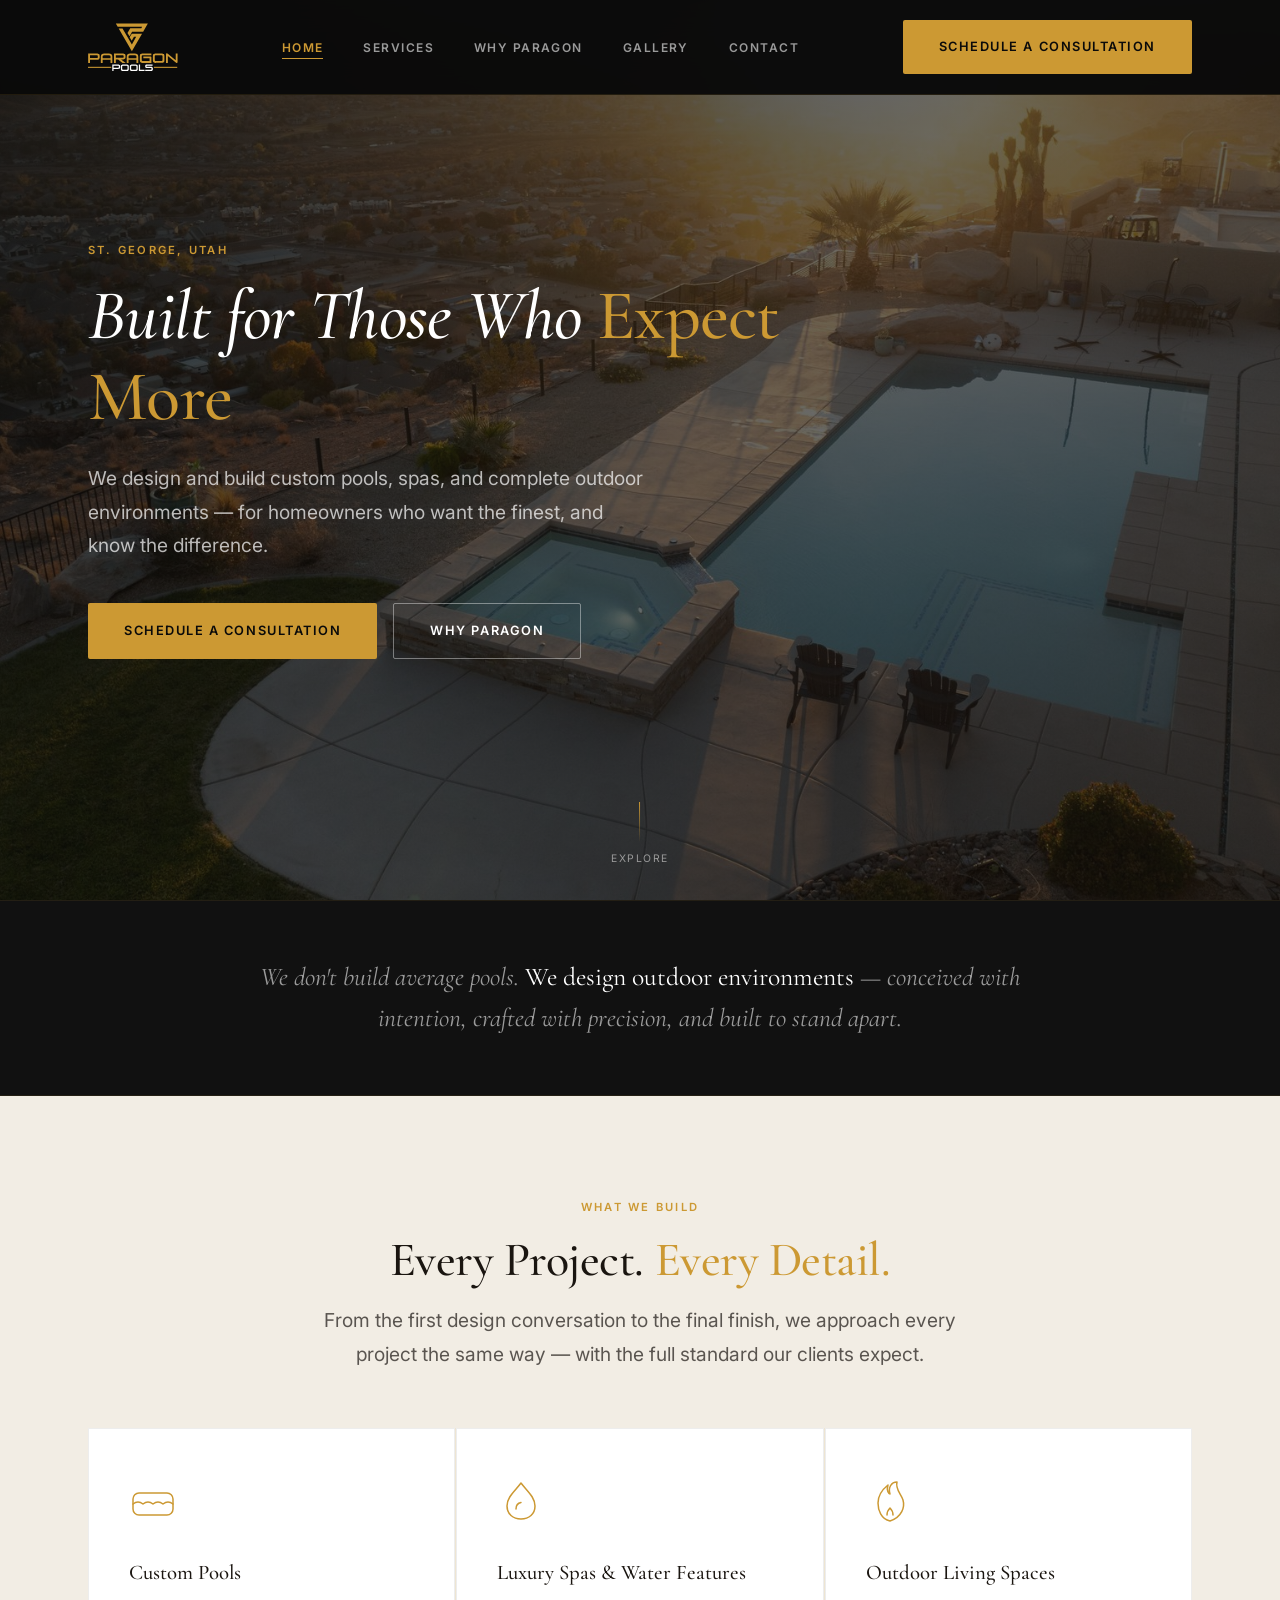
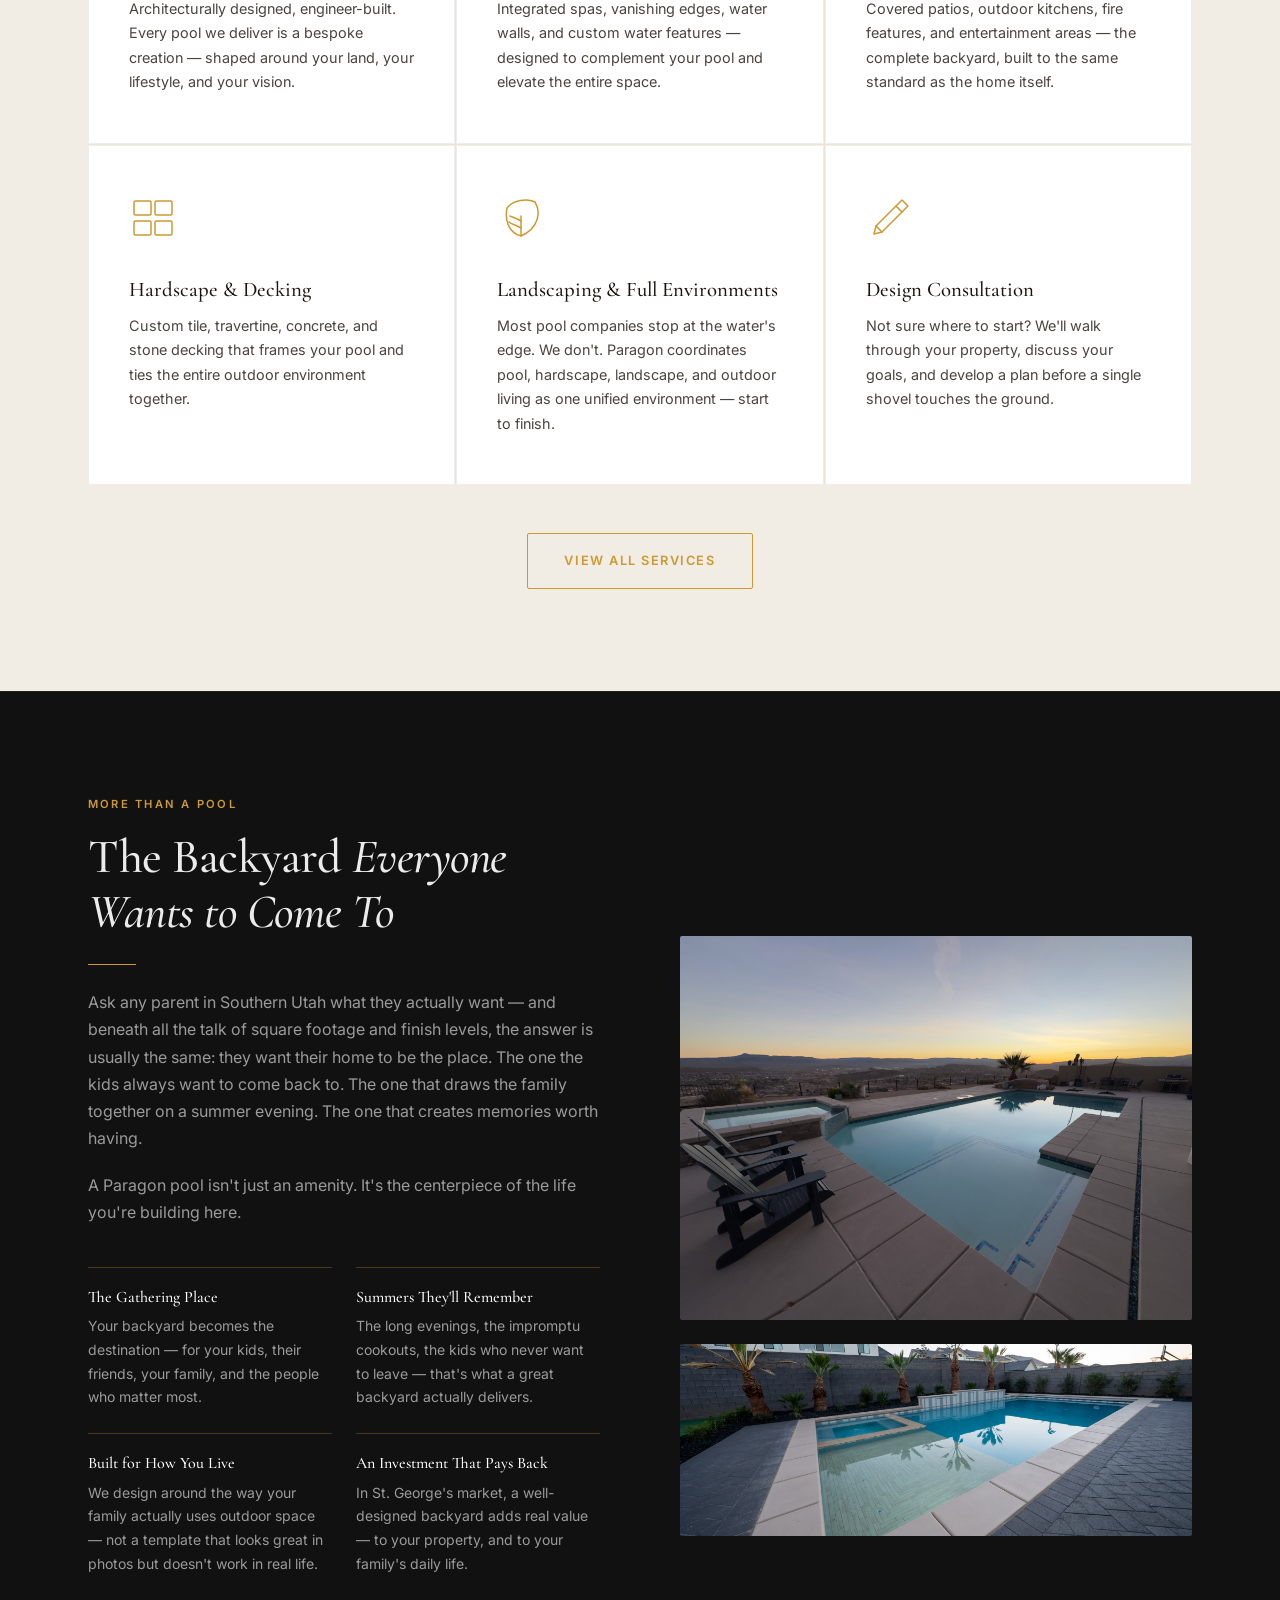
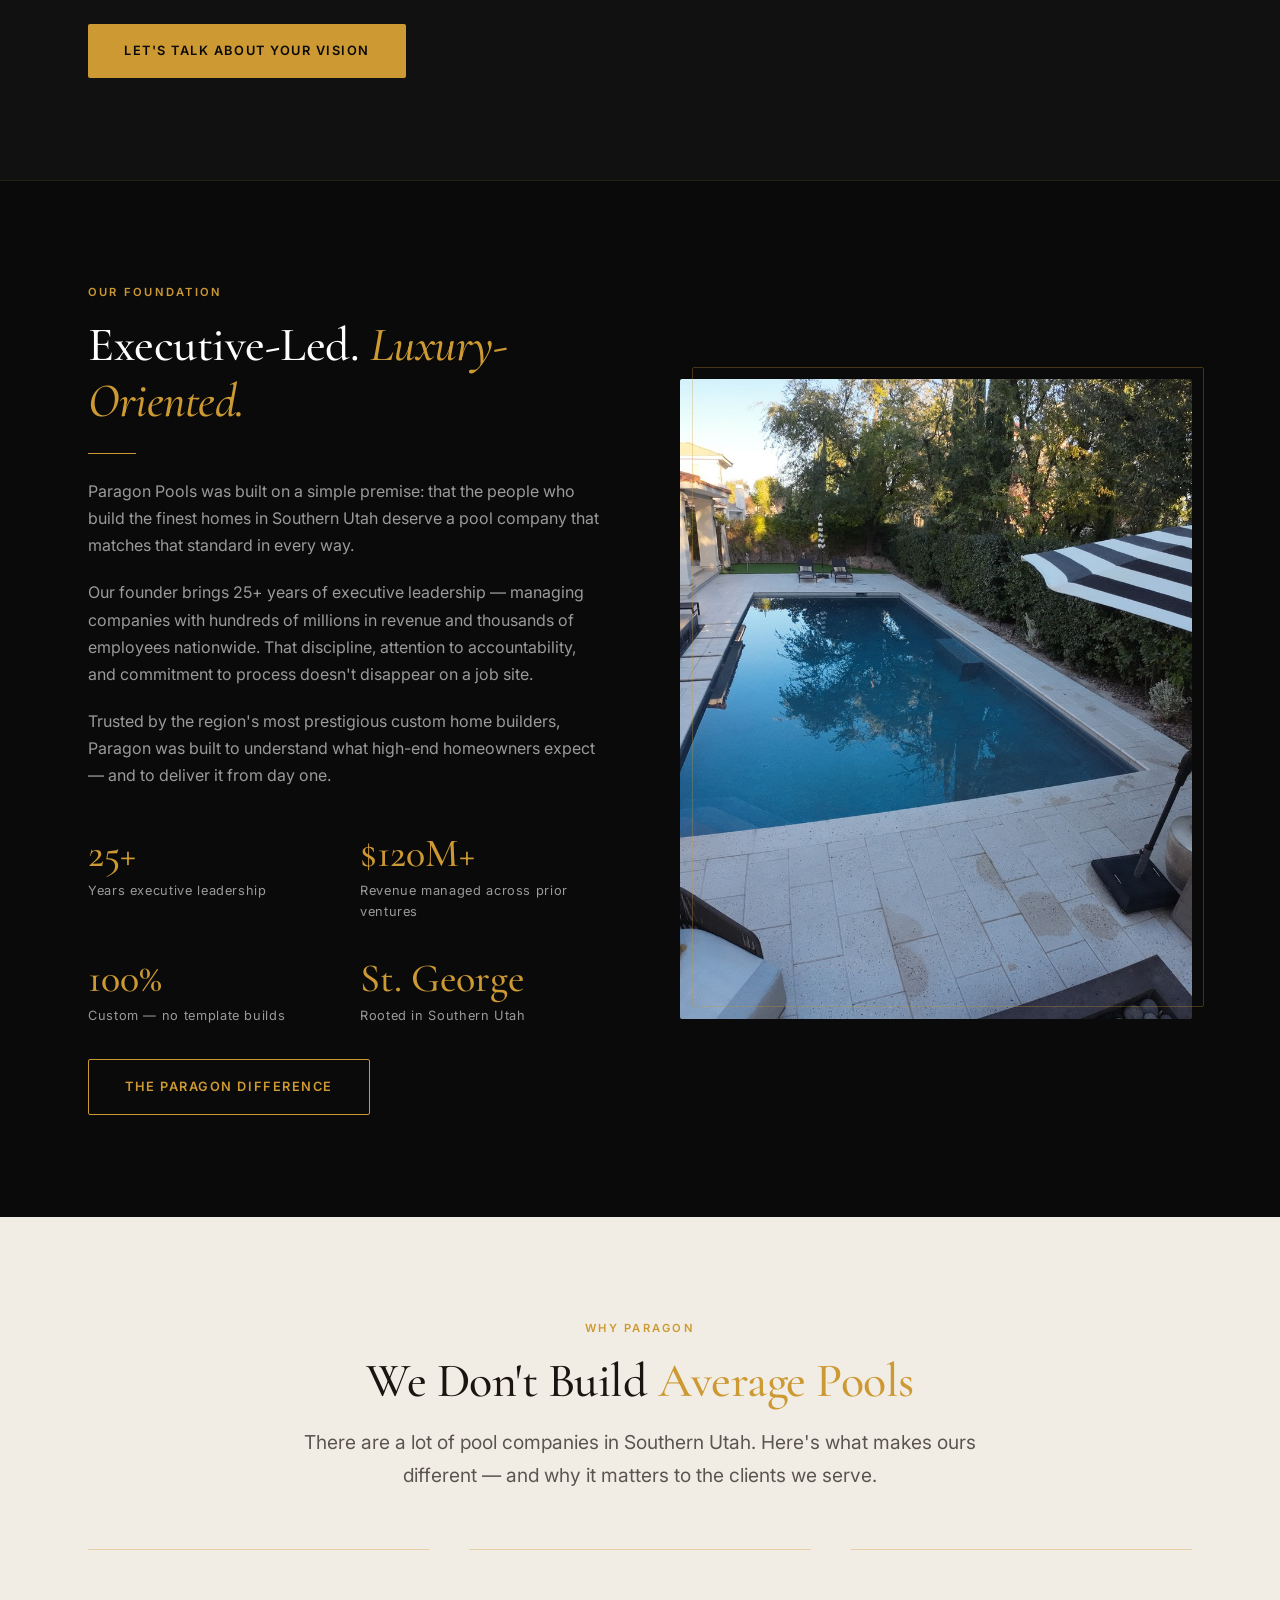
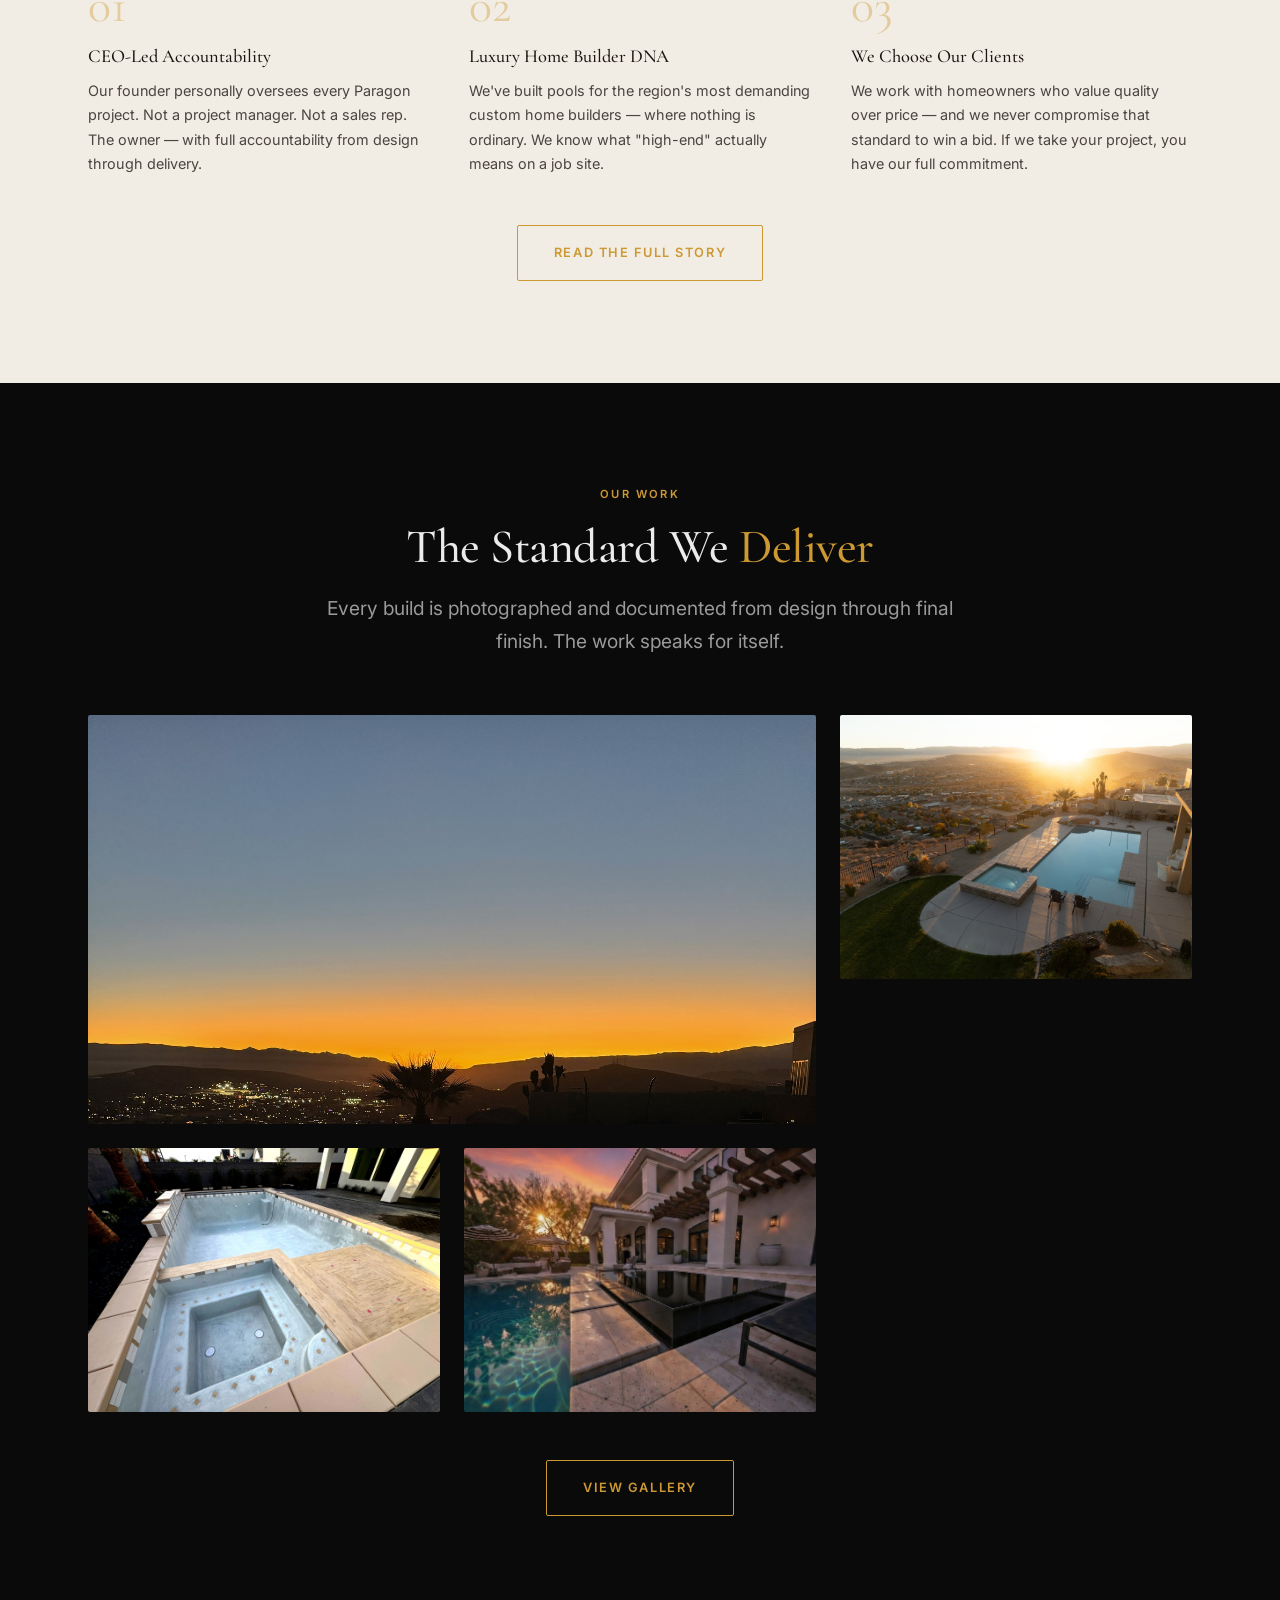
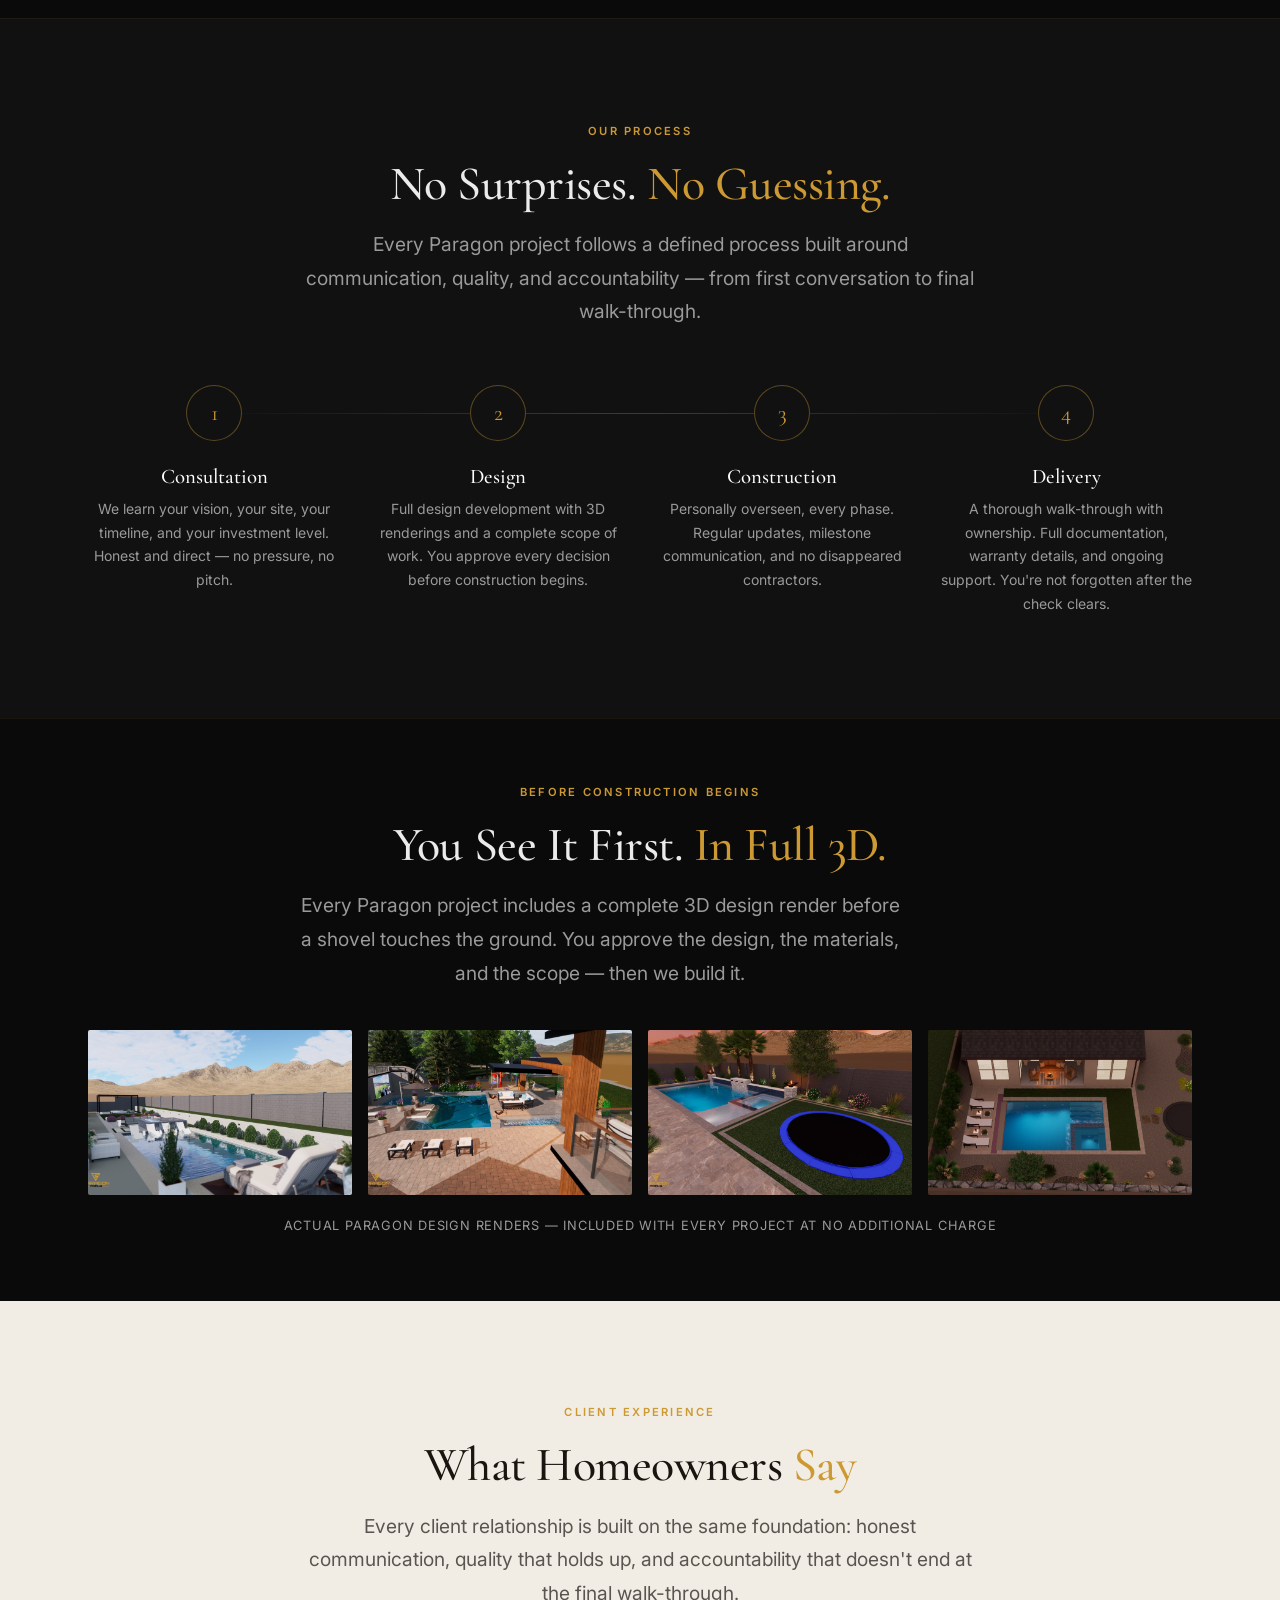
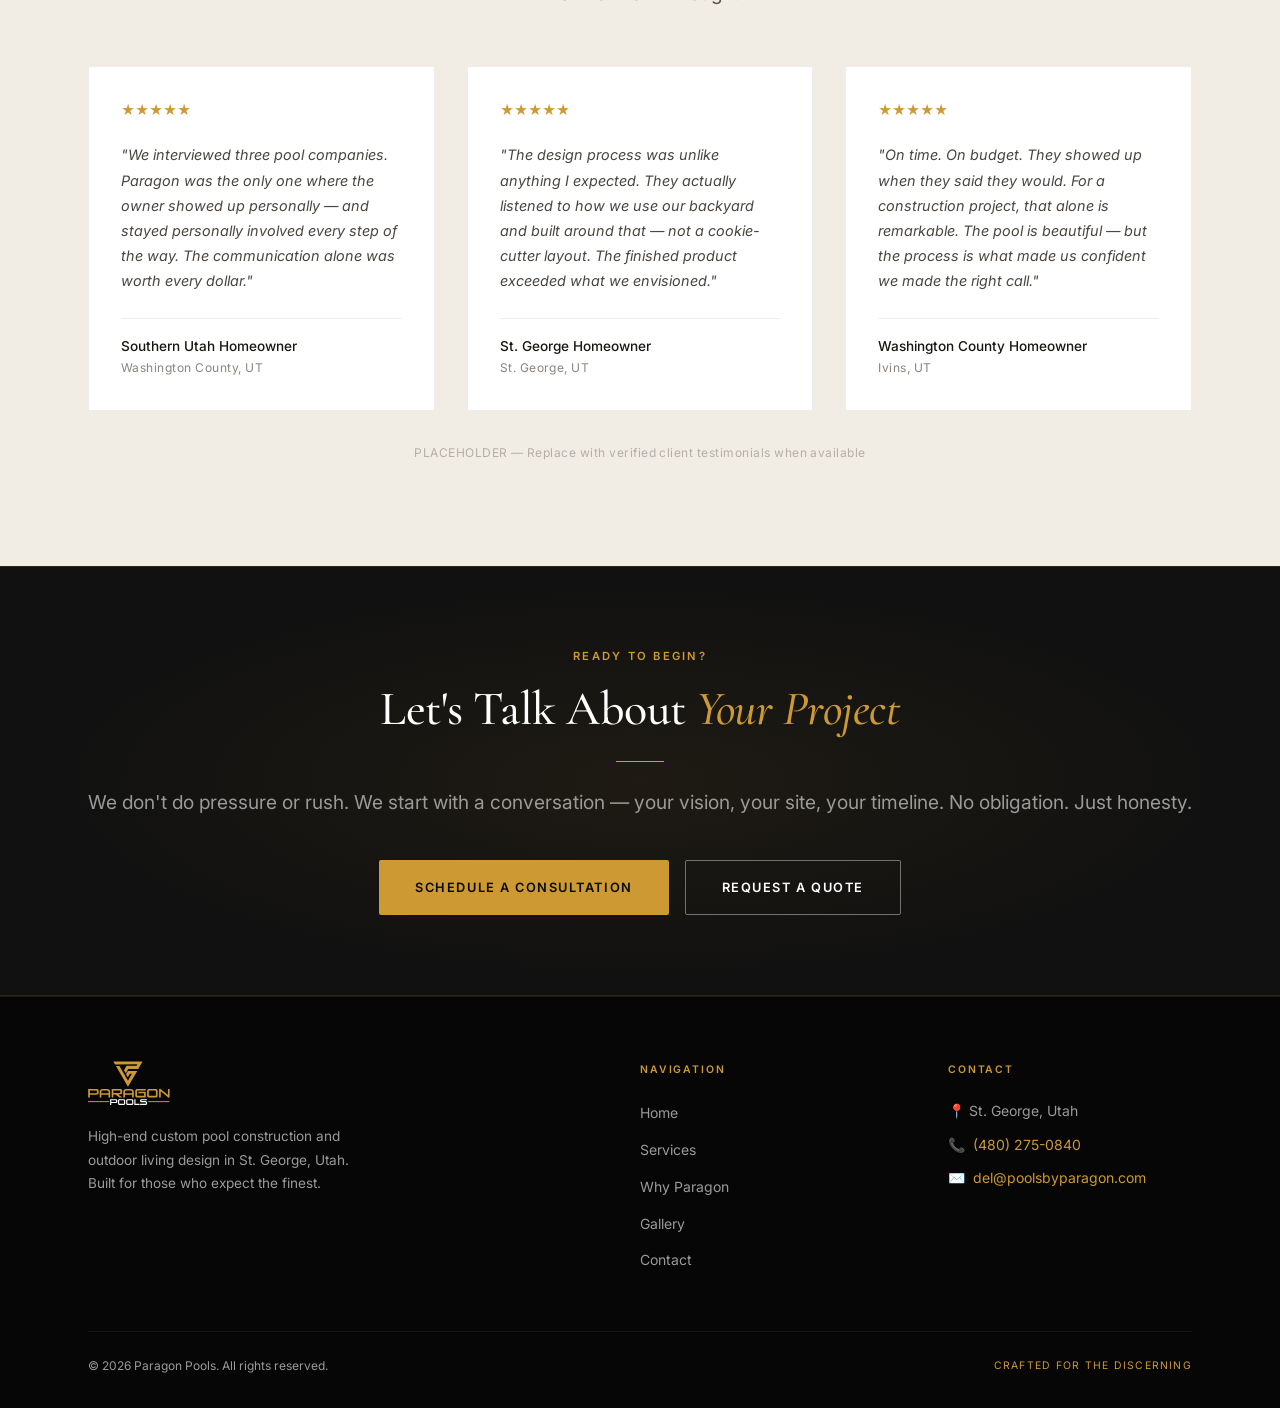
<file: index.html>
<!DOCTYPE html>
<html lang="en">
<head>
  <meta charset="UTF-8">
  <meta name="viewport" content="width=device-width, initial-scale=1.0">
  <meta name="description" content="Paragon Pools is St. George Utah's premier custom pool builder — designing and constructing luxury pools, spas, and complete outdoor living environments for discerning homeowners in Washington County.">
  <meta name="keywords" content="custom pool builder St. George Utah, luxury pool contractor Washington County, pool construction St. George UT, high end pool builder Southern Utah, custom spa builder St. George, outdoor living contractor Utah">
  <meta name="robots" content="index, follow">
  <meta name="geo.region" content="US-UT">
  <meta name="geo.placename" content="St. George, Utah">
  <link rel="canonical" href="https://www.poolsbyparagon.com/index.html">
  <title>Paragon Pools | Luxury Custom Pool Builder — St. George, Utah</title>
  <!-- Open Graph -->
  <meta property="og:type" content="website">
  <meta property="og:title" content="Paragon Pools | Luxury Custom Pool Builder — St. George, Utah">
  <meta property="og:description" content="High-end custom pool design and construction in St. George, Utah. One point of contact. Uncompromising craftsmanship. Built for the discriminating homeowner.">
  <meta property="og:image" content="https://www.poolsbyparagon.com/images/jeff-hero-sunset.jpg">
  <meta property="og:url" content="https://www.poolsbyparagon.com/">
  <meta property="og:site_name" content="Paragon Pools">
  <!-- Twitter Card -->
  <meta name="twitter:card" content="summary_large_image">
  <meta name="twitter:title" content="Paragon Pools | Luxury Custom Pool Builder — St. George, Utah">
  <meta name="twitter:description" content="High-end custom pool design and construction in St. George, Utah.">
  <meta name="twitter:image" content="https://www.poolsbyparagon.com/images/jeff-hero-sunset.jpg">
  <link rel="stylesheet" href="css/style.css">
  <link rel="icon" href="images/logo.svg" type="image/svg+xml">
  <!-- LocalBusiness + Pool Contractor Schema -->
  <script type="application/ld+json">
  {
    "@context": "https://schema.org",
    "@type": ["LocalBusiness", "HomeAndConstructionBusiness"],
    "@id": "https://www.poolsbyparagon.com",
    "name": "Paragon Pools",
    "description": "High-end custom pool design and construction company serving St. George, Utah and Southern Utah. Specializing in luxury pools, spas, outdoor living spaces, hardscaping, and complete backyard environments for discerning homeowners.",
    "url": "https://www.poolsbyparagon.com",
    "logo": "https://www.poolsbyparagon.com/images/logo.svg",
    "image": "https://www.poolsbyparagon.com/images/jeff-hero-sunset.jpg",
    "telephone": "+14802750840",
    "email": "del@poolsbyparagon.com",
    "address": {
      "@type": "PostalAddress",
      "addressLocality": "St. George",
      "addressRegion": "UT",
      "addressCountry": "US"
    },
    "geo": {
      "@type": "GeoCoordinates",
      "latitude": "37.1041",
      "longitude": "-113.5841"
    },
    "areaServed": [
      {"@type": "City", "name": "St. George", "sameAs": "https://en.wikipedia.org/wiki/St._George,_Utah"},
      {"@type": "City", "name": "Ivins"},
      {"@type": "City", "name": "Santa Clara"},
      {"@type": "City", "name": "Washington"},
      {"@type": "City", "name": "Hurricane"},
      {"@type": "County", "name": "Washington County, Utah"}
    ],
    "priceRange": "$$$",
    "openingHoursSpecification": {
      "@type": "OpeningHoursSpecification",
      "dayOfWeek": ["Monday","Tuesday","Wednesday","Thursday","Friday"],
      "opens": "08:00",
      "closes": "18:00"
    },
    "hasOfferCatalog": {
      "@type": "OfferCatalog",
      "name": "Custom Pool & Outdoor Living Services",
      "itemListElement": [
        {"@type": "Offer", "itemOffered": {"@type": "Service", "name": "Custom Pool Design & Construction"}},
        {"@type": "Offer", "itemOffered": {"@type": "Service", "name": "Luxury Spas & Water Features"}},
        {"@type": "Offer", "itemOffered": {"@type": "Service", "name": "Outdoor Living Spaces"}},
        {"@type": "Offer", "itemOffered": {"@type": "Service", "name": "Hardscape & Decking"}},
        {"@type": "Offer", "itemOffered": {"@type": "Service", "name": "Landscaping & Yard Environments"}},
        {"@type": "Offer", "itemOffered": {"@type": "Service", "name": "Complete Backyard Design"}}
      ]
    },
    "sameAs": []
  }
  </script>
</head>
<body>

<!-- ─── NAVIGATION ─────────────────────────────────────── -->
<nav class="nav">
  <div class="nav-inner">
    <a href="index.html" class="nav-logo">
      <img src="images/logo-white.svg" alt="Paragon Pools" onerror="this.src='images/logo.png'">
    </a>
    <ul class="nav-links">
      <li><a href="index.html">Home</a></li>
      <li><a href="services.html">Services</a></li>
      <li><a href="why-paragon.html">Why Paragon</a></li>
      <li><a href="gallery.html">Gallery</a></li>
      <li><a href="contact.html">Contact</a></li>
    </ul>
    <a href="contact.html" class="btn btn-primary nav-cta">Schedule a Consultation</a>
    <button class="nav-toggle" aria-label="Menu">
      <span></span><span></span><span></span>
    </button>
  </div>
</nav>

<!-- Mobile Menu -->
<div class="mobile-menu">
  <a href="index.html">Home</a>
  <a href="services.html">Services</a>
  <a href="why-paragon.html">Why Paragon</a>
  <a href="gallery.html">Gallery</a>
  <a href="contact.html">Contact</a>
  <a href="contact.html" class="btn btn-primary">Schedule a Consultation</a>
</div>

<!-- ─── HERO ────────────────────────────────────────────── -->
<section class="hero">
  <div class="hero-bg" style="background-image: url('images/jeff-hero-sunset.jpg');"></div>
  <div class="container">
    <div class="hero-content">
      <span class="eyebrow">St. George, Utah</span>
      <h1>Built for Those Who <em>Expect More</em></h1>
      <p class="lead">We design and build custom pools, spas, and complete outdoor environments — for homeowners who want the finest, and know the difference.</p>
      <div class="hero-actions">
        <a href="contact.html" class="btn btn-primary">Schedule a Consultation</a>
        <a href="why-paragon.html" class="btn btn-outline">Why Paragon</a>
      </div>
    </div>
  </div>
  <div class="hero-scroll">
    <div class="scroll-line"></div>
    <span>Explore</span>
  </div>
</section>

<!-- ─── MISSION STRIP ────────────────────────────────────── -->
<div class="intro-strip">
  <div class="container">
    <p>We don't build average pools. <em>We design outdoor environments</em> — conceived with intention, crafted with precision, and built to stand apart.</p>
  </div>
</div>

<!-- ─── SERVICES OVERVIEW ────────────────────────────────── -->
<section class="light-section">
  <div class="container">
    <div class="section-header fade-up">
      <span class="eyebrow">What We Build</span>
      <h2>Every Project. <span class="text-gold">Every Detail.</span></h2>
      <p class="lead">From the first design conversation to the final finish, we approach every project the same way — with the full standard our clients expect.</p>
    </div>
    <div class="services-grid">
      <div class="service-card fade-up">
        <svg class="service-icon" viewBox="0 0 48 48" fill="none" stroke="currentColor" stroke-width="1.5" stroke-linecap="round" stroke-linejoin="round">
          <!-- Pool shape with water ripple -->
          <rect x="4" y="16" width="40" height="22" rx="6"/>
          <path d="M4 27 Q9 23 14 27 Q19 23 24 27 Q29 23 34 27 Q39 23 44 27"/>
        </svg>
        <h3>Custom Pools</h3>
        <p>Architecturally designed, engineer-built. Every pool we deliver is a bespoke creation — shaped around your land, your lifestyle, and your vision.</p>
      </div>
      <div class="service-card fade-up">
        <svg class="service-icon" viewBox="0 0 48 48" fill="none" stroke="currentColor" stroke-width="1.5" stroke-linecap="round" stroke-linejoin="round">
          <!-- Water droplet -->
          <path d="M24 6 C30 14 38 20 38 29 C38 37 32 42 24 42 C16 42 10 37 10 29 C10 20 18 14 24 6 Z"/>
          <path d="M19 32 C19 28 21.5 26 24 25.5"/>
        </svg>
        <h3>Luxury Spas & Water Features</h3>
        <p>Integrated spas, vanishing edges, water walls, and custom water features — designed to complement your pool and elevate the entire space.</p>
      </div>
      <div class="service-card fade-up">
        <svg class="service-icon" viewBox="0 0 48 48" fill="none" stroke="currentColor" stroke-width="1.5" stroke-linecap="round" stroke-linejoin="round">
          <!-- Flame / fire feature -->
          <path d="M24 44 C15 42 12 33 12 26 C12 18 17 12 22 8 C20 14 23 17 24 17 C22 11 25 5 31 5 C29 12 35 17 37 23 C39 30 36 40 24 44 Z"/>
          <path d="M21 38 C21 34 23 32 24 31 C25 32 27 34 27 38"/>
        </svg>
        <h3>Outdoor Living Spaces</h3>
        <p>Covered patios, outdoor kitchens, fire features, and entertainment areas — the complete backyard, built to the same standard as the home itself.</p>
      </div>
      <div class="service-card fade-up">
        <svg class="service-icon" viewBox="0 0 48 48" fill="none" stroke="currentColor" stroke-width="1.5" stroke-linecap="round" stroke-linejoin="round">
          <!-- Tile / paving grid -->
          <rect x="5" y="7" width="17" height="14" rx="1.5"/>
          <rect x="26" y="7" width="17" height="14" rx="1.5"/>
          <rect x="5" y="27" width="17" height="14" rx="1.5"/>
          <rect x="26" y="27" width="17" height="14" rx="1.5"/>
        </svg>
        <h3>Hardscape & Decking</h3>
        <p>Custom tile, travertine, concrete, and stone decking that frames your pool and ties the entire outdoor environment together.</p>
      </div>
      <div class="service-card fade-up">
        <svg class="service-icon" viewBox="0 0 48 48" fill="none" stroke="currentColor" stroke-width="1.5" stroke-linecap="round" stroke-linejoin="round">
          <!-- Leaf -->
          <path d="M24 42 C10 38 8 24 10 14 C16 6 30 4 38 8 C44 18 42 34 24 42 Z"/>
          <path d="M24 42 V22"/>
          <path d="M24 34 C19 31 14 30 12 28"/>
          <path d="M24 27 C19 24 15 23 13 22"/>
        </svg>
        <h3>Landscaping & Full Environments</h3>
        <p>Most pool companies stop at the water's edge. We don't. Paragon coordinates pool, hardscape, landscape, and outdoor living as one unified environment — start to finish.</p>
      </div>
      <div class="service-card fade-up">
        <svg class="service-icon" viewBox="0 0 48 48" fill="none" stroke="currentColor" stroke-width="1.5" stroke-linecap="round" stroke-linejoin="round">
          <!-- Pencil -->
          <path d="M36 6 L42 12 L16 38 L8 40 L10 32 Z"/>
          <path d="M30 12 L36 18"/>
          <path d="M10 32 L16 38"/>
        </svg>
        <h3>Design Consultation</h3>
        <p>Not sure where to start? We'll walk through your property, discuss your goals, and develop a plan before a single shovel touches the ground.</p>
      </div>
    </div>
    <div class="text-center mt-3">
      <a href="services.html" class="btn btn-gold-outline">View All Services</a>
    </div>
  </div>
</section>

<!-- ─── EMOTIONAL / LIFESTYLE SECTION ───────────────────── -->
<section style="background: var(--black-mid); border-top: 1px solid rgba(204,153,51,0.1); border-bottom: 1px solid rgba(204,153,51,0.1); padding: var(--section-y) 0;">
  <div class="container">
    <div style="display: grid; grid-template-columns: 1fr 1fr; gap: 5rem; align-items: center;">
      <div class="fade-up">
        <span class="eyebrow">More Than a Pool</span>
        <h2>The Backyard <em>Everyone Wants to Come To</em></h2>
        <div class="gold-line gold-line-left"></div>
        <p style="color: var(--text-muted);">Ask any parent in Southern Utah what they actually want — and beneath all the talk of square footage and finish levels, the answer is usually the same: they want their home to be the place. The one the kids always want to come back to. The one that draws the family together on a summer evening. The one that creates memories worth having.</p>
        <p style="color: var(--text-muted);">A Paragon pool isn't just an amenity. It's the centerpiece of the life you're building here.</p>
        <div style="display: grid; grid-template-columns: 1fr 1fr; gap: 1.5rem; margin-top: 2.5rem;">
          <div style="border-top: 1px solid rgba(204,153,51,0.3); padding-top: 1.25rem;">
            <h4 style="color: var(--white); font-size: 1rem; margin-bottom: 0.5rem;">The Gathering Place</h4>
            <p style="color: var(--text-muted); font-size: 0.875rem; margin-bottom: 0;">Your backyard becomes the destination — for your kids, their friends, your family, and the people who matter most.</p>
          </div>
          <div style="border-top: 1px solid rgba(204,153,51,0.3); padding-top: 1.25rem;">
            <h4 style="color: var(--white); font-size: 1rem; margin-bottom: 0.5rem;">Summers They'll Remember</h4>
            <p style="color: var(--text-muted); font-size: 0.875rem; margin-bottom: 0;">The long evenings, the impromptu cookouts, the kids who never want to leave — that's what a great backyard actually delivers.</p>
          </div>
          <div style="border-top: 1px solid rgba(204,153,51,0.3); padding-top: 1.25rem;">
            <h4 style="color: var(--white); font-size: 1rem; margin-bottom: 0.5rem;">Built for How You Live</h4>
            <p style="color: var(--text-muted); font-size: 0.875rem; margin-bottom: 0;">We design around the way your family actually uses outdoor space — not a template that looks great in photos but doesn't work in real life.</p>
          </div>
          <div style="border-top: 1px solid rgba(204,153,51,0.3); padding-top: 1.25rem;">
            <h4 style="color: var(--white); font-size: 1rem; margin-bottom: 0.5rem;">An Investment That Pays Back</h4>
            <p style="color: var(--text-muted); font-size: 0.875rem; margin-bottom: 0;">In St. George's market, a well-designed backyard adds real value — to your property, and to your family's daily life.</p>
          </div>
        </div>
        <div class="mt-3">
          <a href="contact.html" class="btn btn-primary">Let's Talk About Your Vision</a>
        </div>
      </div>
      <div class="fade-up" style="display: flex; flex-direction: column; gap: 1.5rem;">
        <div style="position: relative; overflow: hidden; border-radius: 2px; aspect-ratio: 4/3;">
          <img src="images/jeff-pool-sunset.jpg" alt="Completed luxury pool and spa at sunset — St. George, Utah"
               style="width:100%; height:100%; object-fit:cover; object-position: center 60%;">
        </div>
        <div style="position: relative; overflow: hidden; border-radius: 2px; aspect-ratio: 16/6;">
          <img src="images/qr408-pool-deck.jpg" alt="Completed custom pool with herringbone paver decking — Paragon Pools, St. George Utah"
               style="width:100%; height:100%; object-fit:cover; object-position:center 40%;">
        </div>
      </div>
    </div>
  </div>
</section>

<!-- ─── CREDENTIALS ──────────────────────────────────────── -->
<section class="credentials">
  <div class="container">
    <div class="credentials-inner">
      <div class="credentials-text">
        <span class="eyebrow">Our Foundation</span>
        <h2>Executive-Led. <em>Luxury-Oriented.</em></h2>
        <div class="gold-line gold-line-left"></div>
        <p>Paragon Pools was built on a simple premise: that the people who build the finest homes in Southern Utah deserve a pool company that matches that standard in every way.</p>
        <p>Our founder brings 25+ years of executive leadership — managing companies with hundreds of millions in revenue and thousands of employees nationwide. That discipline, attention to accountability, and commitment to process doesn't disappear on a job site.</p>
        <p>Trusted by the region's most prestigious custom home builders, Paragon was built to understand what high-end homeowners expect — and to deliver it from day one.</p>
        <div class="cred-stats">
          <div class="cred-stat">
            <h3>25+</h3>
            <p>Years executive leadership</p>
          </div>
          <div class="cred-stat">
            <h3>$120M+</h3>
            <p>Revenue managed across prior ventures</p>
          </div>
          <div class="cred-stat">
            <h3>100%</h3>
            <p>Custom — no template builds</p>
          </div>
          <div class="cred-stat">
            <h3>St. George</h3>
            <p>Rooted in Southern Utah</p>
          </div>
        </div>
        <div class="mt-2">
          <a href="why-paragon.html" class="btn btn-gold-outline">The Paragon Difference</a>
        </div>
      </div>
      <div class="credentials-image fade-up">
        <img src="images/stockham-aerial-day.jpg" alt="Completed Paragon Pools backyard — custom pool and outdoor living">
      </div>
    </div>
  </div>
</section>

<!-- ─── WHY PARAGON TEASER ───────────────────────────────── -->
<section class="why-strip light-section">
  <div class="container">
    <div class="section-header fade-up">
      <span class="eyebrow">Why Paragon</span>
      <h2>We Don't Build <span class="text-gold">Average Pools</span></h2>
      <p class="lead">There are a lot of pool companies in Southern Utah. Here's what makes ours different — and why it matters to the clients we serve.</p>
    </div>
    <div class="why-grid">
      <div class="why-item fade-up">
        <div class="why-number">01</div>
        <h4>CEO-Led Accountability</h4>
        <p>Our founder personally oversees every Paragon project. Not a project manager. Not a sales rep. The owner — with full accountability from design through delivery.</p>
      </div>
      <div class="why-item fade-up">
        <div class="why-number">02</div>
        <h4>Luxury Home Builder DNA</h4>
        <p>We've built pools for the region's most demanding custom home builders — where nothing is ordinary. We know what "high-end" actually means on a job site.</p>
      </div>
      <div class="why-item fade-up">
        <div class="why-number">03</div>
        <h4>We Choose Our Clients</h4>
        <p>We work with homeowners who value quality over price — and we never compromise that standard to win a bid. If we take your project, you have our full commitment.</p>
      </div>
    </div>
    <div class="text-center mt-3">
      <a href="why-paragon.html" class="btn btn-gold-outline">Read the Full Story</a>
    </div>
  </div>
</section>

<!-- ─── GALLERY TEASER ───────────────────────────────────── -->
<section>
  <div class="container">
    <div class="section-header fade-up">
      <span class="eyebrow">Our Work</span>
      <h2>The Standard We <span class="text-gold">Deliver</span></h2>
      <p class="lead">Every build is photographed and documented from design through final finish. The work speaks for itself.</p>
    </div>
    <div class="gallery-grid">
      <div class="gallery-item gallery-item-large fade-up">
        <img src="images/jeff-pool-twilight.jpg" alt="Custom pool at twilight — St. George, Utah" style="object-fit:cover; object-position: center top;">
      </div>
      <div class="gallery-item fade-up">
        <img src="images/jeff-aerial-sunset.jpg" alt="Aerial view of completed Paragon pool — St. George, Utah">
      </div>
      <div class="gallery-item fade-up">
        <img src="images/real/pool-spa-finished.jpg" alt="Paragon pool and spa — active build" style="object-position: center 30%;">
      </div>
      <div class="gallery-item fade-up">
        <img src="images/luxury-travertine-pool.jpg" alt="Luxury pool with travertine decking and black granite spa — Paragon build" style="object-position: center 40%;">
      </div>
    </div>
    <div class="text-center mt-3">
      <a href="gallery.html" class="btn btn-gold-outline">View Gallery</a>
    </div>
  </div>
</section>

<!-- ─── PROCESS STRIP ────────────────────────────────────── -->
<section style="background: var(--black-mid); border-top: 1px solid rgba(204,153,51,0.08); padding: var(--section-y) 0;">
  <div class="container">
    <div class="section-header fade-up">
      <span class="eyebrow">Our Process</span>
      <h2>No Surprises. <span class="text-gold">No Guessing.</span></h2>
      <p class="lead">Every Paragon project follows a defined process built around communication, quality, and accountability — from first conversation to final walk-through.</p>
    </div>
    <div class="process-steps" style="margin-top: 3rem;">
      <div class="process-step fade-up">
        <div class="step-num">1</div>
        <h4>Consultation</h4>
        <p style="color: var(--text-muted); font-size: 0.875rem;">We learn your vision, your site, your timeline, and your investment level. Honest and direct — no pressure, no pitch.</p>
      </div>
      <div class="process-step fade-up">
        <div class="step-num">2</div>
        <h4>Design</h4>
        <p style="color: var(--text-muted); font-size: 0.875rem;">Full design development with 3D renderings and a complete scope of work. You approve every decision before construction begins.</p>
      </div>
      <div class="process-step fade-up">
        <div class="step-num">3</div>
        <h4>Construction</h4>
        <p style="color: var(--text-muted); font-size: 0.875rem;">Personally overseen, every phase. Regular updates, milestone communication, and no disappeared contractors.</p>
      </div>
      <div class="process-step fade-up">
        <div class="step-num">4</div>
        <h4>Delivery</h4>
        <p style="color: var(--text-muted); font-size: 0.875rem;">A thorough walk-through with ownership. Full documentation, warranty details, and ongoing support. You're not forgotten after the check clears.</p>
      </div>
    </div>
  </div>
</section>

<!-- ─── DESIGN RENDERS STRIP ──────────────────────────────── -->
<section style="background: var(--black); padding: 4rem 0; border-top: 1px solid rgba(204,153,51,0.08);">
  <div class="container">
    <div class="section-header fade-up" style="margin-bottom: 2.5rem;">
      <span class="eyebrow">Before Construction Begins</span>
      <h2>You See It First. <span class="text-gold">In Full 3D.</span></h2>
      <p class="lead" style="max-width: 600px;">Every Paragon project includes a complete 3D design render before a shovel touches the ground. You approve the design, the materials, and the scope — then we build it.</p>
    </div>
    <div style="display: grid; grid-template-columns: repeat(4, 1fr); gap: 1rem;">
      <div class="fade-up" style="overflow: hidden; border-radius: 2px; aspect-ratio: 16/10;">
        <img src="images/renders/render-queensridge-b.jpg" alt="3D pool design render — Paragon Pools" style="width:100%; height:100%; object-fit:cover; transition: transform 0.4s ease;" onmouseover="this.style.transform='scale(1.04)'" onmouseout="this.style.transform='scale(1)'">
      </div>
      <div class="fade-up" style="overflow: hidden; border-radius: 2px; aspect-ratio: 16/10;">
        <img src="images/renders/render-redstone-peaks-a.jpg" alt="3D backyard design render — Paragon Pools" style="width:100%; height:100%; object-fit:cover; transition: transform 0.4s ease;" onmouseover="this.style.transform='scale(1.04)'" onmouseout="this.style.transform='scale(1)'">
      </div>
      <div class="fade-up" style="overflow: hidden; border-radius: 2px; aspect-ratio: 16/10;">
        <img src="images/renders/render-pinyon-a.jpg" alt="3D pool and outdoor living render — Paragon Pools" style="width:100%; height:100%; object-fit:cover; transition: transform 0.4s ease;" onmouseover="this.style.transform='scale(1.04)'" onmouseout="this.style.transform='scale(1)'">
      </div>
      <div class="fade-up" style="overflow: hidden; border-radius: 2px; aspect-ratio: 16/10;">
        <img src="images/renders/render-lundevall-a.jpg" alt="3D aerial design render — Paragon Pools" style="width:100%; height:100%; object-fit:cover; transition: transform 0.4s ease;" onmouseover="this.style.transform='scale(1.04)'" onmouseout="this.style.transform='scale(1)'">
      </div>
    </div>
    <p class="fade-up" style="text-align: center; color: var(--text-muted); font-size: 0.8rem; letter-spacing: 0.06em; text-transform: uppercase; margin-top: 1.25rem;">Actual Paragon design renders — included with every project at no additional charge</p>
  </div>
</section>

<!-- ─── TESTIMONIALS ─────────────────────────────────────── -->
<section style="background: #F2EDE4; padding: var(--section-y) 0;">
  <div class="container">
    <div class="section-header fade-up">
      <span class="eyebrow">Client Experience</span>
      <h2 style="color: #1a1510;">What Homeowners <span class="text-gold">Say</span></h2>
      <p class="lead" style="color: #5a5550;">Every client relationship is built on the same foundation: honest communication, quality that holds up, and accountability that doesn't end at the final walk-through.</p>
    </div>
    <div class="testimonials-grid" style="display: grid; grid-template-columns: repeat(3, 1fr); gap: 2rem; margin-top: 3rem;">
      <div class="fade-up" style="background: #FFFFFF; border: 1px solid rgba(0,0,0,0.07); border-radius: 2px; padding: 2rem;">
        <div style="display: flex; gap: 4px; margin-bottom: 1.25rem;">
          <span style="color: var(--gold); font-size: 0.85rem;">★★★★★</span>
        </div>
        <p style="color: #4a4540; font-size: 0.9rem; line-height: 1.75; font-style: italic; margin-bottom: 1.5rem;">"We interviewed three pool companies. Paragon was the only one where the owner showed up personally — and stayed personally involved every step of the way. The communication alone was worth every dollar."</p>
        <div style="border-top: 1px solid rgba(0,0,0,0.07); padding-top: 1rem;">
          <p style="color: #1a1510; font-size: 0.85rem; margin-bottom: 0; font-weight: 500;">Southern Utah Homeowner</p>
          <p style="color: #8a8580; font-size: 0.75rem; margin-bottom: 0; letter-spacing: 0.04em;">Washington County, UT</p>
        </div>
      </div>
      <div class="fade-up" style="background: #FFFFFF; border: 1px solid rgba(0,0,0,0.07); border-radius: 2px; padding: 2rem;">
        <div style="display: flex; gap: 4px; margin-bottom: 1.25rem;">
          <span style="color: var(--gold); font-size: 0.85rem;">★★★★★</span>
        </div>
        <p style="color: #4a4540; font-size: 0.9rem; line-height: 1.75; font-style: italic; margin-bottom: 1.5rem;">"The design process was unlike anything I expected. They actually listened to how we use our backyard and built around that — not a cookie-cutter layout. The finished product exceeded what we envisioned."</p>
        <div style="border-top: 1px solid rgba(0,0,0,0.07); padding-top: 1rem;">
          <p style="color: #1a1510; font-size: 0.85rem; margin-bottom: 0; font-weight: 500;">St. George Homeowner</p>
          <p style="color: #8a8580; font-size: 0.75rem; margin-bottom: 0; letter-spacing: 0.04em;">St. George, UT</p>
        </div>
      </div>
      <div class="fade-up" style="background: #FFFFFF; border: 1px solid rgba(0,0,0,0.07); border-radius: 2px; padding: 2rem;">
        <div style="display: flex; gap: 4px; margin-bottom: 1.25rem;">
          <span style="color: var(--gold); font-size: 0.85rem;">★★★★★</span>
        </div>
        <p style="color: #4a4540; font-size: 0.9rem; line-height: 1.75; font-style: italic; margin-bottom: 1.5rem;">"On time. On budget. They showed up when they said they would. For a construction project, that alone is remarkable. The pool is beautiful — but the process is what made us confident we made the right call."</p>
        <div style="border-top: 1px solid rgba(0,0,0,0.07); padding-top: 1rem;">
          <p style="color: #1a1510; font-size: 0.85rem; margin-bottom: 0; font-weight: 500;">Washington County Homeowner</p>
          <p style="color: #8a8580; font-size: 0.75rem; margin-bottom: 0; letter-spacing: 0.04em;">Ivins, UT</p>
        </div>
      </div>
    </div>
    <p style="color: #8a8580; font-size: 0.75rem; text-align: center; margin-top: 2rem; opacity: 0.6; letter-spacing: 0.04em;">PLACEHOLDER — Replace with verified client testimonials when available</p>
  </div>
</section>

<!-- ─── CTA STRIP ────────────────────────────────────────── -->
<section class="cta-strip">
  <div class="container">
    <span class="eyebrow">Ready to Begin?</span>
    <h2>Let's Talk About <em>Your Project</em></h2>
    <div class="gold-line"></div>
    <p class="lead">We don't do pressure or rush. We start with a conversation — your vision, your site, your timeline. No obligation. Just honesty.</p>
    <div class="cta-actions">
      <a href="contact.html" class="btn btn-primary">Schedule a Consultation</a>
      <a href="contact.html" class="btn btn-outline">Request a Quote</a>
    </div>
  </div>
</section>

<!-- ─── FOOTER ───────────────────────────────────────────── -->
<footer class="footer">
  <div class="container">
    <div class="footer-inner">
      <div class="footer-brand">
        <img src="images/logo-white.svg" alt="Paragon Pools" onerror="this.src='images/logo.png'">
        <p>High-end custom pool construction and outdoor living design in St. George, Utah. Built for those who expect the finest.</p>
      </div>
      <div class="footer-col">
        <h5>Navigation</h5>
        <ul>
          <li><a href="index.html">Home</a></li>
          <li><a href="services.html">Services</a></li>
          <li><a href="why-paragon.html">Why Paragon</a></li>
          <li><a href="gallery.html">Gallery</a></li>
          <li><a href="contact.html">Contact</a></li>
        </ul>
      </div>
      <div class="footer-col footer-contact">
        <h5>Contact</h5>
        <p>📍 St. George, Utah</p>
        <p>📞 <a href="tel:4802750840">(480) 275-0840</a></p>
        <p>✉️ <a href="mailto:del@poolsbyparagon.com">del@poolsbyparagon.com</a></p>
      </div>
    </div>
    <div class="footer-bottom">
      <p>© 2026 Paragon Pools. All rights reserved.</p>
      <span class="gold-tag">Crafted for the Discerning</span>
    </div>
  </div>
</footer>

<script src="js/main.js"></script>
</body>
</html>
</file>
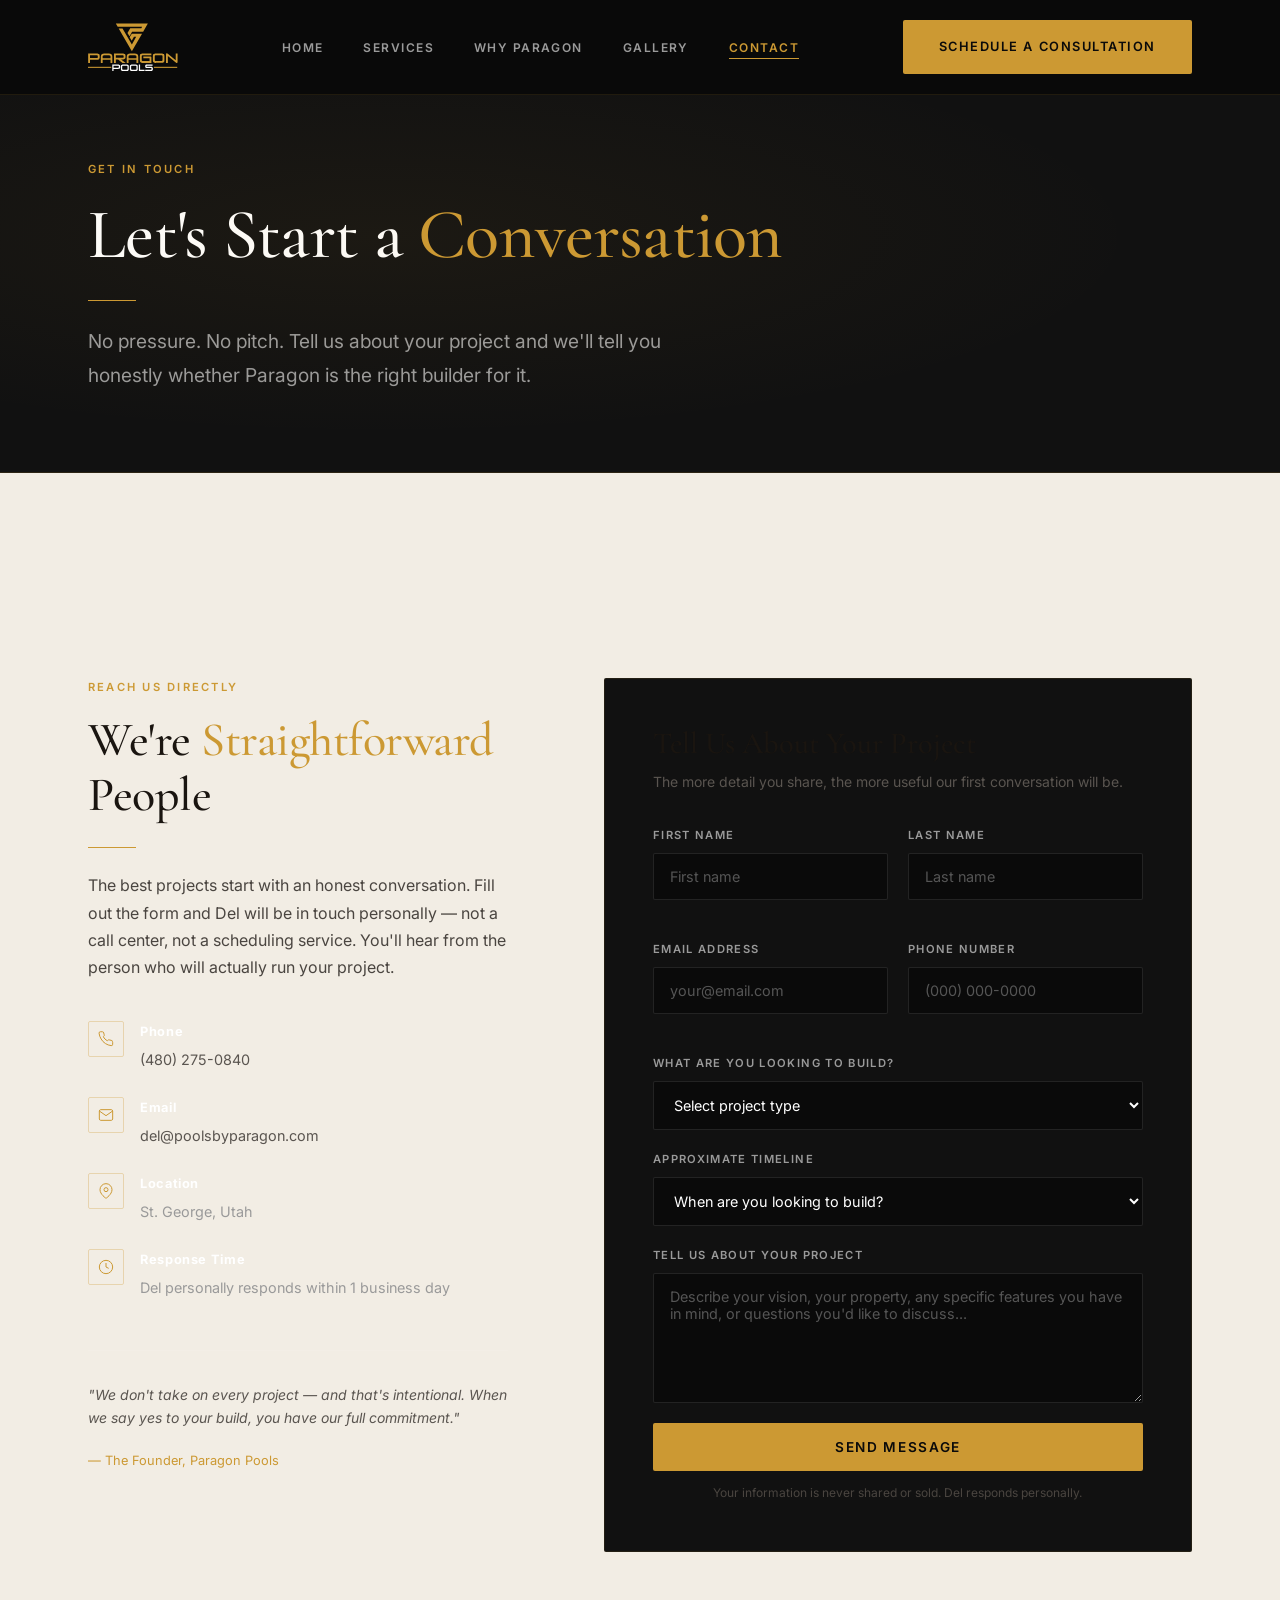
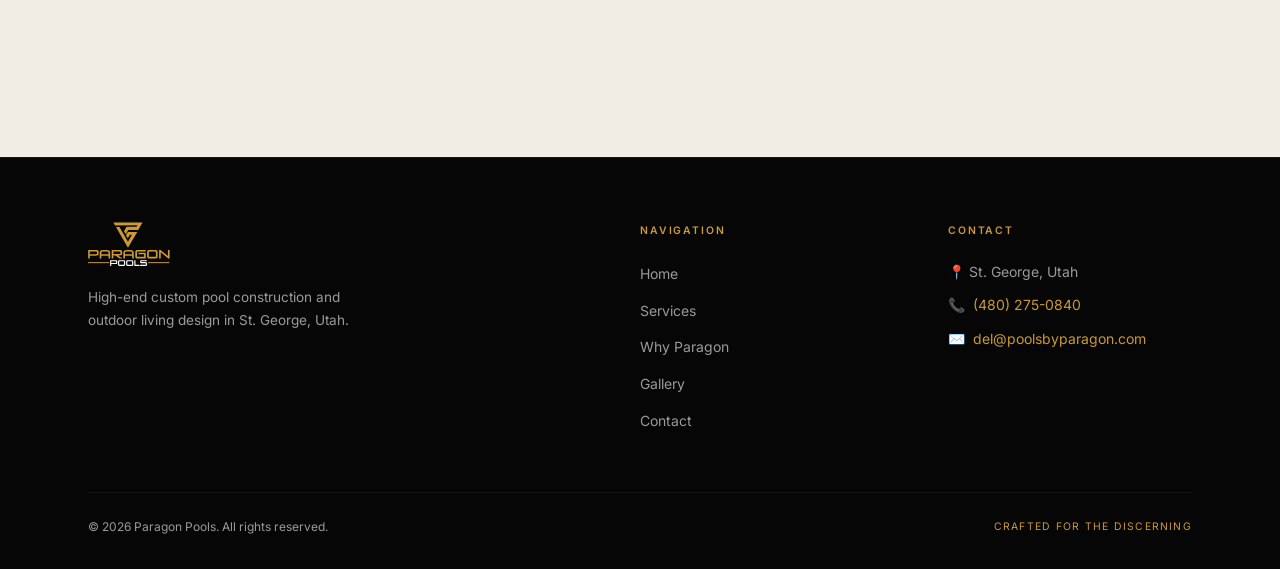
<file: contact.html>
<!DOCTYPE html>
<html lang="en">
<head>
  <meta charset="UTF-8">
  <meta name="viewport" content="width=device-width, initial-scale=1.0">
  <meta name="description" content="Schedule a consultation with Paragon Pools — luxury custom pool builders in St. George, Utah. Call (480) 275-0840 or submit a project inquiry. Del responds personally within one business day.">
  <meta name="keywords" content="contact pool builder St. George Utah, pool consultation Washington County Utah, request pool quote St. George, custom pool estimate Southern Utah">
  <meta name="robots" content="index, follow">
  <link rel="canonical" href="https://www.poolsbyparagon.com/contact.html">
  <title>Contact Paragon Pools | Schedule a Consultation — St. George, Utah</title>
  <meta property="og:type" content="website">
  <meta property="og:title" content="Contact Paragon Pools | Schedule a Consultation — St. George, Utah">
  <meta property="og:description" content="Start a conversation with Paragon Pools. (480) 275-0840 | del@poolsbyparagon.com | St. George, Utah">
  <meta property="og:url" content="https://www.poolsbyparagon.com/contact.html">
  <link rel="stylesheet" href="css/style.css">
  <link rel="icon" href="images/logo.svg" type="image/svg+xml">
  <script type="application/ld+json">
  {
    "@context": "https://schema.org",
    "@type": "ContactPage",
    "name": "Contact Paragon Pools",
    "description": "Schedule a consultation or request a quote from Paragon Pools, luxury custom pool builders in St. George, Utah.",
    "url": "https://www.poolsbyparagon.com/contact.html",
    "mainEntity": {
      "@type": "LocalBusiness",
      "name": "Paragon Pools",
      "telephone": "+14802750840",
      "email": "del@poolsbyparagon.com",
      "address": {
        "@type": "PostalAddress",
        "addressLocality": "St. George",
        "addressRegion": "UT",
        "addressCountry": "US"
      }
    }
  }
  </script>
</head>
<body>

<!-- ─── NAVIGATION ─────────────────────────────────────── -->
<nav class="nav">
  <div class="nav-inner">
    <a href="index.html" class="nav-logo">
      <img src="images/logo-white.svg" alt="Paragon Pools" onerror="this.src='images/logo.png'">
    </a>
    <ul class="nav-links">
      <li><a href="index.html">Home</a></li>
      <li><a href="services.html">Services</a></li>
      <li><a href="why-paragon.html">Why Paragon</a></li>
      <li><a href="gallery.html">Gallery</a></li>
      <li><a href="contact.html">Contact</a></li>
    </ul>
    <a href="contact.html" class="btn btn-primary nav-cta">Schedule a Consultation</a>
    <button class="nav-toggle" aria-label="Menu">
      <span></span><span></span><span></span>
    </button>
  </div>
</nav>
<div class="mobile-menu">
  <a href="index.html">Home</a>
  <a href="services.html">Services</a>
  <a href="why-paragon.html">Why Paragon</a>
  <a href="gallery.html">Gallery</a>
  <a href="contact.html">Contact</a>
  <a href="contact.html" class="btn btn-primary">Schedule a Consultation</a>
</div>

<!-- ─── PAGE HERO ────────────────────────────────────────── -->
<section class="page-hero">
  <div class="container">
    <span class="eyebrow">Get in Touch</span>
    <h1>Let's Start a <em>Conversation</em></h1>
    <div class="gold-line gold-line-left"></div>
    <p class="lead" style="max-width: 580px;">No pressure. No pitch. Tell us about your project and we'll tell you honestly whether Paragon is the right builder for it.</p>
  </div>
</section>

<!-- ─── CONTACT LAYOUT ────────────────────────────────────── -->
<section class="light-section">
  <div class="container">
    <div class="contact-layout">

      <!-- Contact Info -->
      <div class="contact-info fade-up">
        <span class="eyebrow">Reach Us Directly</span>
        <h2>We're <span class="text-gold">Straightforward</span> People</h2>
        <div class="gold-line gold-line-left"></div>
        <p>The best projects start with an honest conversation. Fill out the form and Del will be in touch personally — not a call center, not a scheduling service. You'll hear from the person who will actually run your project.</p>

        <div class="contact-detail">
          <div class="contact-detail-icon">
            <svg width="16" height="16" viewBox="0 0 24 24" fill="none" stroke="currentColor" stroke-width="1.5">
              <path d="M22 16.92v3a2 2 0 0 1-2.18 2 19.79 19.79 0 0 1-8.63-3.07A19.5 19.5 0 0 1 4.69 12a19.79 19.79 0 0 1-3.07-8.67A2 2 0 0 1 3.6 1.14h3a2 2 0 0 1 2 1.72c.127.96.361 1.903.7 2.81a2 2 0 0 1-.45 2.11L7.91 8.69a16 16 0 0 0 6 6l.92-.92a2 2 0 0 1 2.11-.45c.907.339 1.85.573 2.81.7A2 2 0 0 1 21.73 16a2 2 0 0 1 .27.92z"/>
            </svg>
          </div>
          <div class="contact-detail-text">
            <strong>Phone</strong>
            <span><a href="tel:4802750840" style="color: var(--text-muted);">(480) 275-0840</a></span>
          </div>
        </div>

        <div class="contact-detail">
          <div class="contact-detail-icon">
            <svg width="16" height="16" viewBox="0 0 24 24" fill="none" stroke="currentColor" stroke-width="1.5">
              <path d="M4 4h16c1.1 0 2 .9 2 2v12c0 1.1-.9 2-2 2H4c-1.1 0-2-.9-2-2V6c0-1.1.9-2 2-2z"/>
              <polyline points="22,6 12,13 2,6"/>
            </svg>
          </div>
          <div class="contact-detail-text">
            <strong>Email</strong>
            <span><a href="mailto:del@poolsbyparagon.com" style="color: var(--text-muted);">del@poolsbyparagon.com</a></span>
          </div>
        </div>

        <div class="contact-detail">
          <div class="contact-detail-icon">
            <svg width="16" height="16" viewBox="0 0 24 24" fill="none" stroke="currentColor" stroke-width="1.5">
              <path d="M21 10c0 7-9 13-9 13s-9-6-9-13a9 9 0 0 1 18 0z"/>
              <circle cx="12" cy="10" r="3"/>
            </svg>
          </div>
          <div class="contact-detail-text">
            <strong>Location</strong>
            <span>St. George, Utah</span>
          </div>
        </div>

        <div class="contact-detail">
          <div class="contact-detail-icon">
            <svg width="16" height="16" viewBox="0 0 24 24" fill="none" stroke="currentColor" stroke-width="1.5">
              <circle cx="12" cy="12" r="10"/>
              <polyline points="12 6 12 12 16 14"/>
            </svg>
          </div>
          <div class="contact-detail-text">
            <strong>Response Time</strong>
            <span>Del personally responds within 1 business day</span>
          </div>
        </div>

        <div style="margin-top: 3rem; padding-top: 2rem; border-top: 1px solid rgba(255,255,255,0.06);">
          <p style="color: var(--text-muted); font-size: 0.875rem; font-style: italic;">"We don't take on every project — and that's intentional. When we say yes to your build, you have our full commitment."</p>
          <p style="color: var(--gold); font-size: 0.8rem; margin-bottom: 0;">— The Founder, Paragon Pools</p>
        </div>
      </div>

      <!-- Contact Form -->
      <div class="contact-form fade-up">
        <h3 style="color: var(--white); margin-bottom: 0.5rem;">Tell Us About Your Project</h3>
        <p style="color: var(--text-muted); font-size: 0.875rem; margin-bottom: 2rem;">The more detail you share, the more useful our first conversation will be.</p>
        <form>
          <div class="form-row">
            <div class="form-group">
              <label for="fname">First Name</label>
              <input type="text" id="fname" name="first_name" placeholder="First name" required>
            </div>
            <div class="form-group">
              <label for="lname">Last Name</label>
              <input type="text" id="lname" name="last_name" placeholder="Last name" required>
            </div>
          </div>
          <div class="form-row">
            <div class="form-group">
              <label for="email">Email Address</label>
              <input type="email" id="email" name="email" placeholder="your@email.com" required>
            </div>
            <div class="form-group">
              <label for="phone">Phone Number</label>
              <input type="tel" id="phone" name="phone" placeholder="(000) 000-0000">
            </div>
          </div>
          <div class="form-group">
            <label for="project_type">What Are You Looking to Build?</label>
            <select id="project_type" name="project_type">
              <option value="" disabled selected>Select project type</option>
              <option>Custom Pool</option>
              <option>Pool & Spa</option>
              <option>Complete Backyard (Pool, Outdoor Living, Landscaping)</option>
              <option>Outdoor Living Space Only</option>
              <option>Landscaping & Yard Environment</option>
              <option>Not Sure Yet — I'd Like to Talk</option>
            </select>
          </div>
          <div class="form-group">
            <label for="timeline">Approximate Timeline</label>
            <select id="timeline" name="timeline">
              <option value="" disabled selected>When are you looking to build?</option>
              <option>Within the next 3 months</option>
              <option>3–6 months out</option>
              <option>6–12 months out</option>
              <option>Planning stage — no firm timeline yet</option>
            </select>
          </div>
          <div class="form-group">
            <label for="message">Tell Us About Your Project</label>
            <textarea id="message" name="message" placeholder="Describe your vision, your property, any specific features you have in mind, or questions you'd like to discuss..."></textarea>
          </div>
          <button type="submit" class="btn btn-primary" style="width: 100%; justify-content: center; font-size: 0.85rem;">Send Message</button>
          <p class="form-note">Your information is never shared or sold. Del responds personally.</p>
        </form>
      </div>

    </div>
  </div>
</section>

<!-- ─── FOOTER ───────────────────────────────────────────── -->
<footer class="footer">
  <div class="container">
    <div class="footer-inner">
      <div class="footer-brand">
        <img src="images/logo-white.svg" alt="Paragon Pools" onerror="this.src='images/logo.png'">
        <p>High-end custom pool construction and outdoor living design in St. George, Utah.</p>
      </div>
      <div class="footer-col">
        <h5>Navigation</h5>
        <ul>
          <li><a href="index.html">Home</a></li>
          <li><a href="services.html">Services</a></li>
          <li><a href="why-paragon.html">Why Paragon</a></li>
          <li><a href="gallery.html">Gallery</a></li>
          <li><a href="contact.html">Contact</a></li>
        </ul>
      </div>
      <div class="footer-col footer-contact">
        <h5>Contact</h5>
        <p>📍 St. George, Utah</p>
        <p>📞 <a href="tel:4802750840">(480) 275-0840</a></p>
        <p>✉️ <a href="mailto:del@poolsbyparagon.com">del@poolsbyparagon.com</a></p>
      </div>
    </div>
    <div class="footer-bottom">
      <p>© 2026 Paragon Pools. All rights reserved.</p>
      <span class="gold-tag">Crafted for the Discerning</span>
    </div>
  </div>
</footer>

<script src="js/main.js"></script>
</body>
</html>
</file>
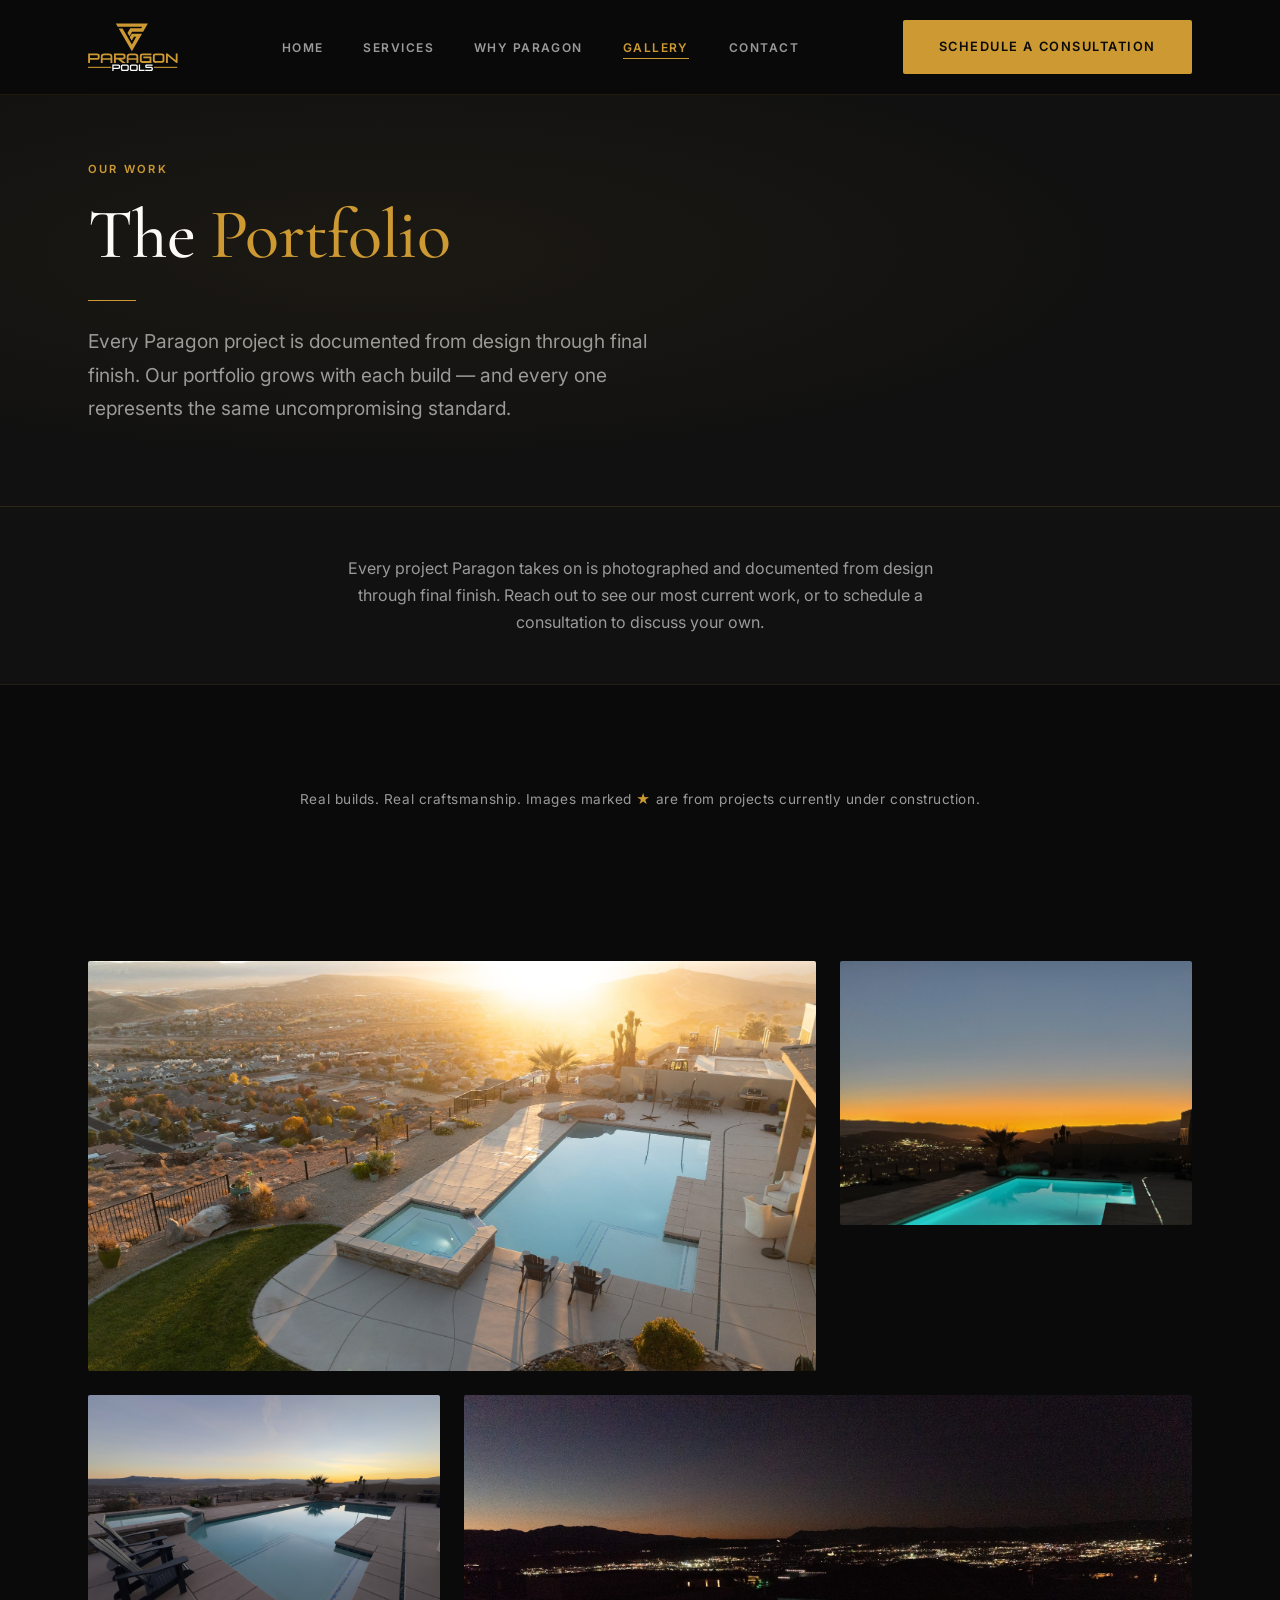
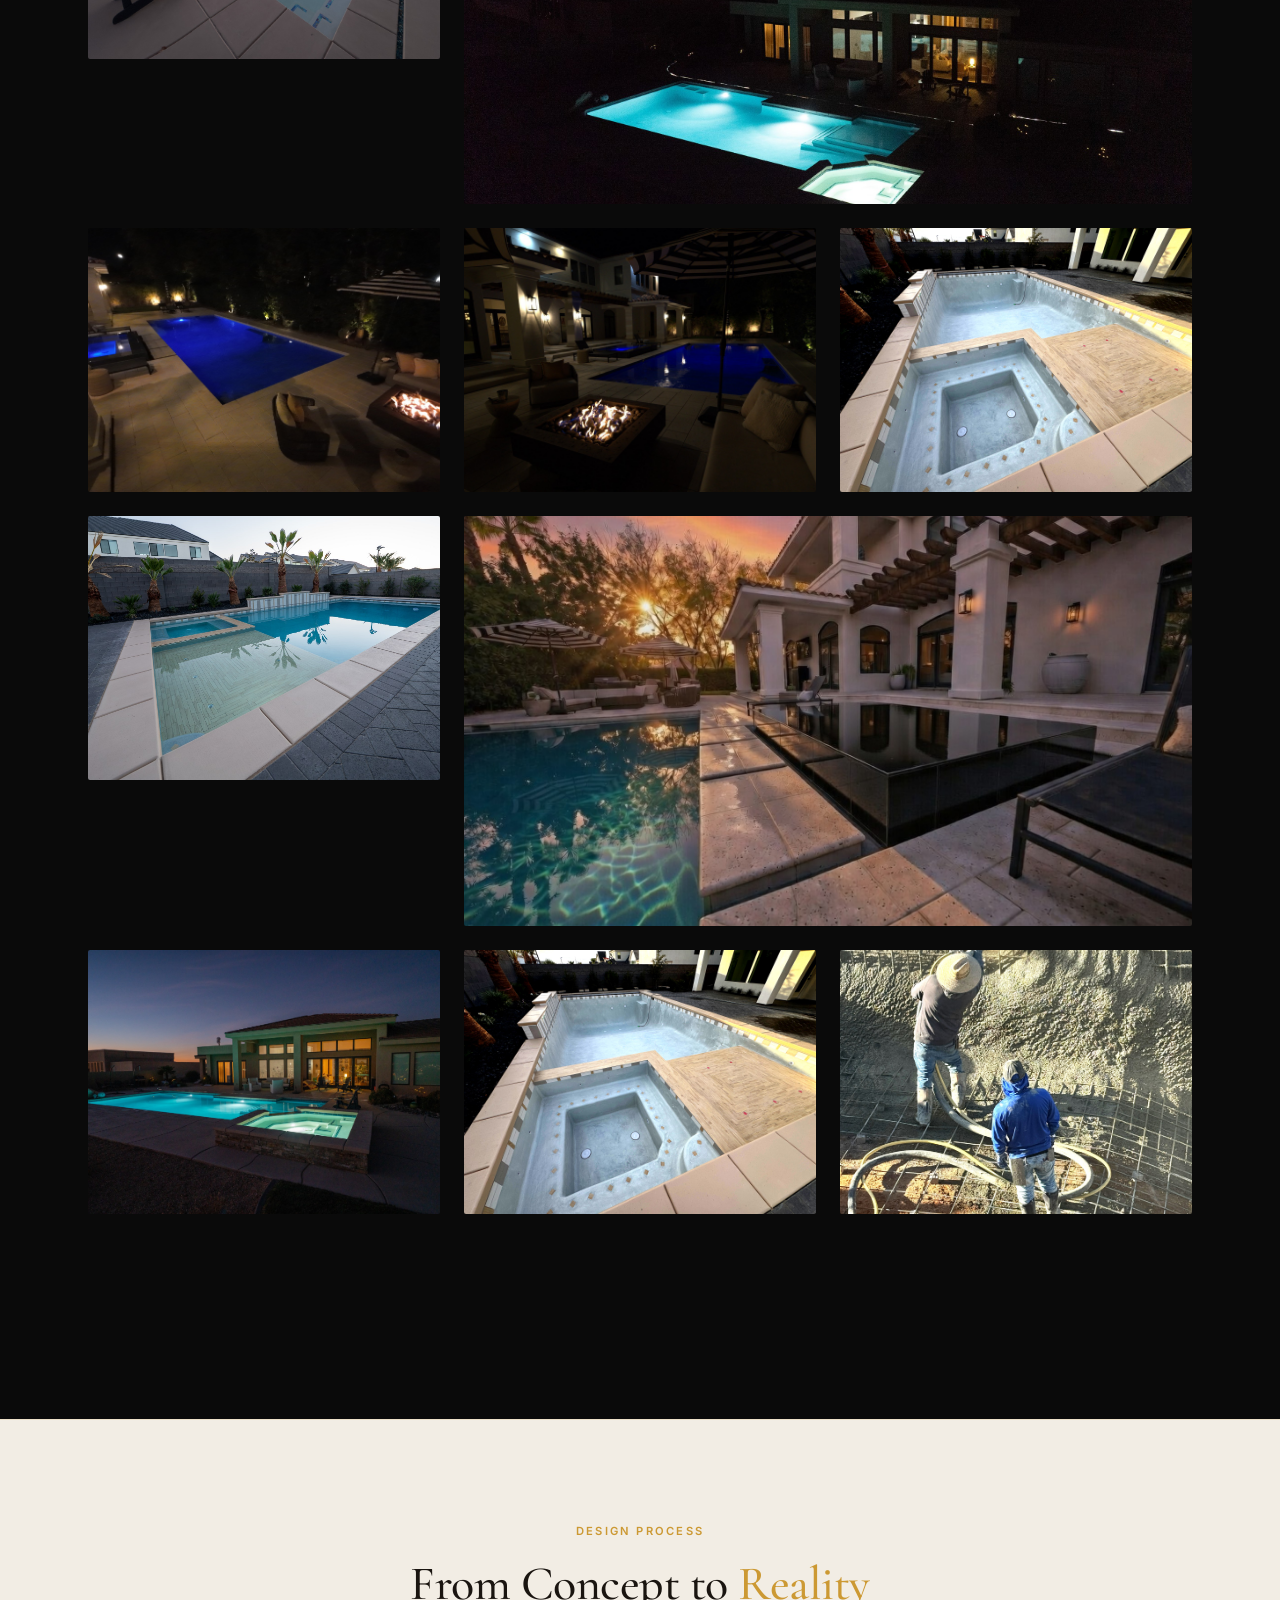
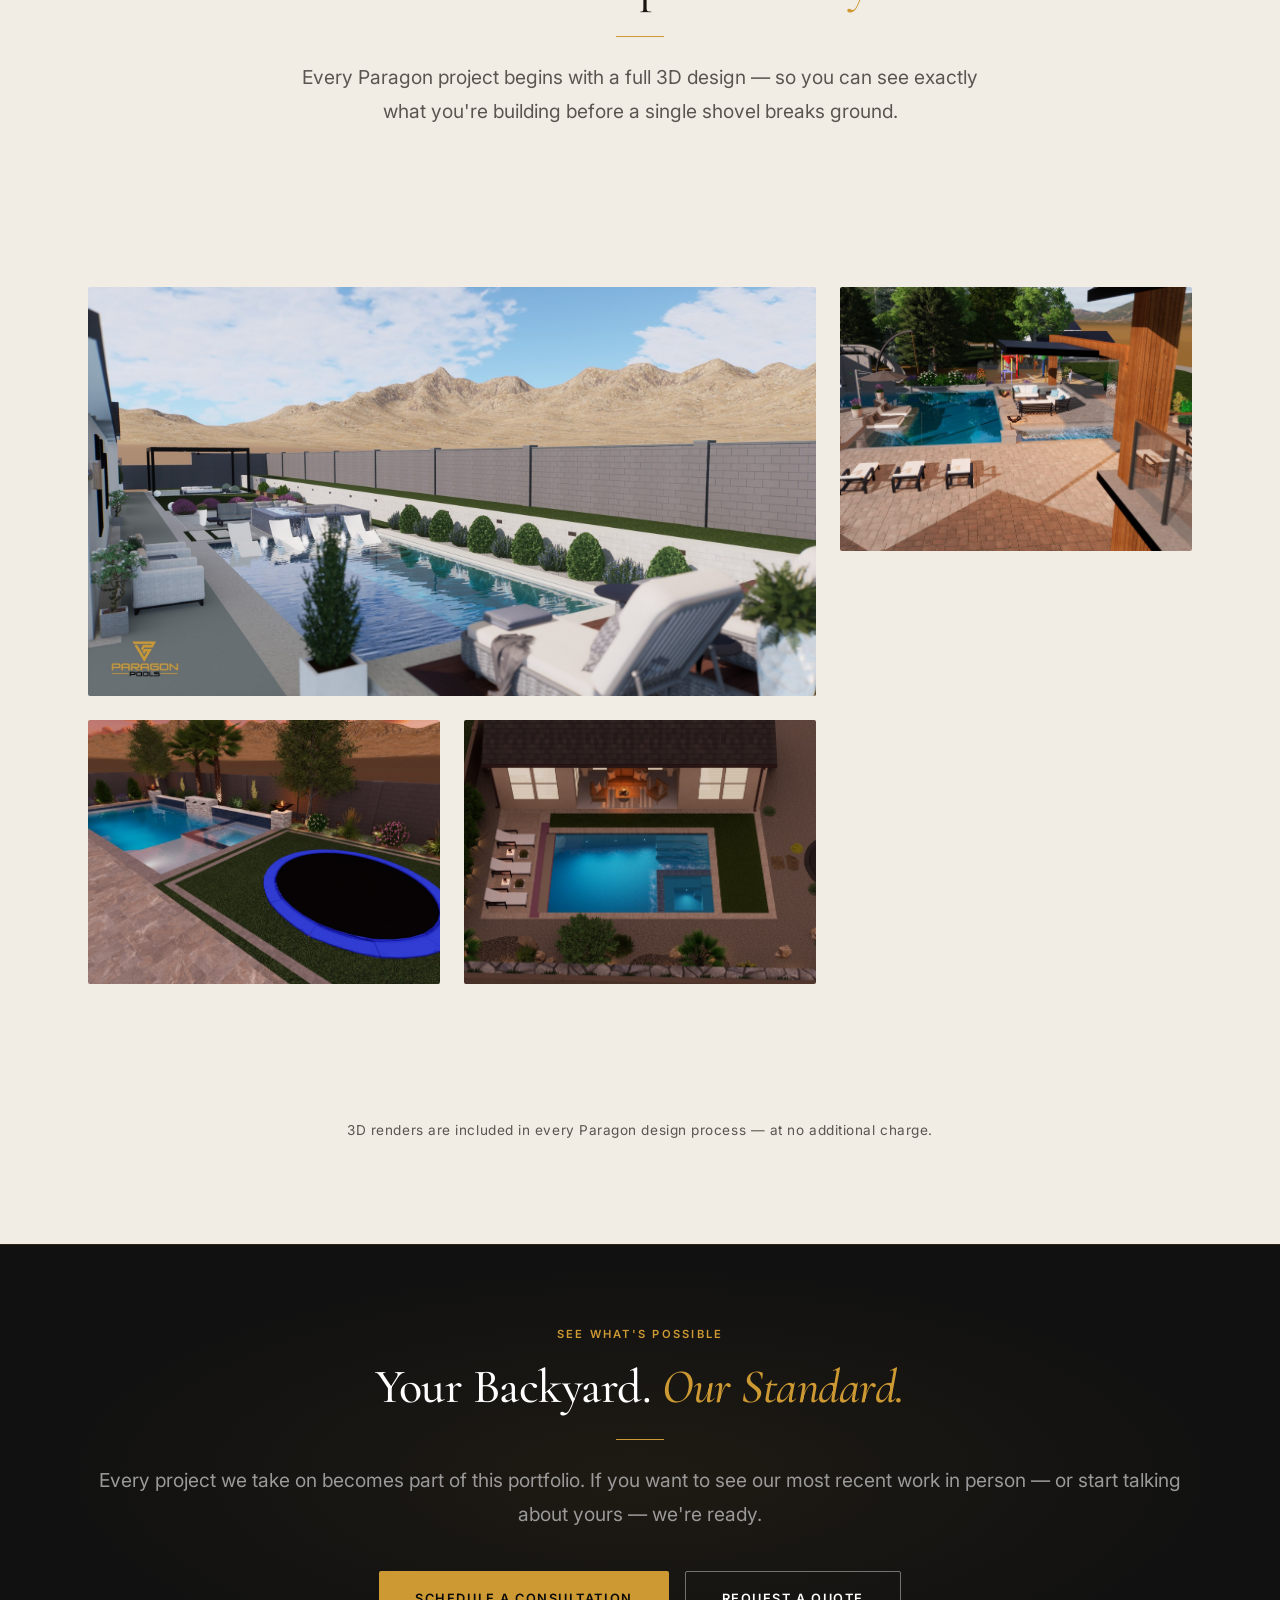
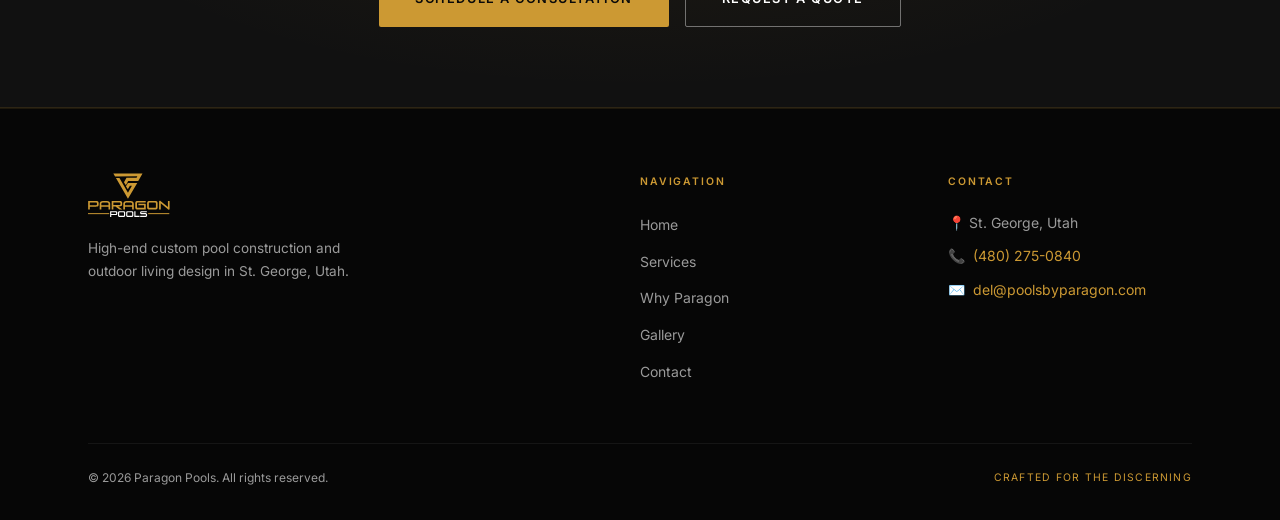
<file: gallery.html>
<!DOCTYPE html>
<html lang="en">
<head>
  <meta charset="UTF-8">
  <meta name="viewport" content="width=device-width, initial-scale=1.0">
  <meta name="description" content="Portfolio of completed custom pools, luxury spas, and outdoor living environments built by Paragon Pools in St. George, Utah. Real builds, real craftsmanship.">
  <meta name="keywords" content="custom pool photos St. George Utah, luxury pool gallery Southern Utah, pool construction portfolio Washington County, pool builder portfolio St. George UT">
  <meta name="robots" content="index, follow">
  <link rel="canonical" href="https://www.poolsbyparagon.com/gallery.html">
  <title>Custom Pool Gallery & Portfolio | Paragon Pools — St. George, Utah</title>
  <meta property="og:type" content="website">
  <meta property="og:title" content="Custom Pool Gallery & Portfolio | Paragon Pools — St. George, Utah">
  <meta property="og:description" content="Portfolio of completed custom pools, luxury spas, and outdoor living environments in St. George, Utah. Real builds, real craftsmanship.">
  <meta property="og:image" content="https://www.poolsbyparagon.com/images/jeff-hero-sunset.jpg">
  <meta property="og:url" content="https://www.poolsbyparagon.com/gallery.html">
  <link rel="stylesheet" href="css/style.css">
  <link rel="icon" href="images/logo.svg" type="image/svg+xml">
  <script type="application/ld+json">
  {
    "@context": "https://schema.org",
    "@type": "WebPage",
    "name": "Custom Pool Gallery — Paragon Pools",
    "description": "Portfolio of completed custom pools, luxury spas, and outdoor living environments built by Paragon Pools in St. George, Utah and Washington County.",
    "url": "https://www.poolsbyparagon.com/gallery.html",
    "breadcrumb": {
      "@type": "BreadcrumbList",
      "itemListElement": [
        {"@type": "ListItem", "position": 1, "name": "Home", "item": "https://www.poolsbyparagon.com/"},
        {"@type": "ListItem", "position": 2, "name": "Gallery", "item": "https://www.poolsbyparagon.com/gallery.html"}
      ]
    }
  }
  </script>
</head>
<body>

<!-- ─── NAVIGATION ─────────────────────────────────────── -->
<nav class="nav">
  <div class="nav-inner">
    <a href="index.html" class="nav-logo">
      <img src="images/logo-white.svg" alt="Paragon Pools" onerror="this.src='images/logo.png'">
    </a>
    <ul class="nav-links">
      <li><a href="index.html">Home</a></li>
      <li><a href="services.html">Services</a></li>
      <li><a href="why-paragon.html">Why Paragon</a></li>
      <li><a href="gallery.html">Gallery</a></li>
      <li><a href="contact.html">Contact</a></li>
    </ul>
    <a href="contact.html" class="btn btn-primary nav-cta">Schedule a Consultation</a>
    <button class="nav-toggle" aria-label="Menu">
      <span></span><span></span><span></span>
    </button>
  </div>
</nav>
<div class="mobile-menu">
  <a href="index.html">Home</a>
  <a href="services.html">Services</a>
  <a href="why-paragon.html">Why Paragon</a>
  <a href="gallery.html">Gallery</a>
  <a href="contact.html">Contact</a>
  <a href="contact.html" class="btn btn-primary">Schedule a Consultation</a>
</div>

<!-- ─── PAGE HERO ────────────────────────────────────────── -->
<section class="page-hero">
  <div class="container">
    <span class="eyebrow">Our Work</span>
    <h1>The <em>Portfolio</em></h1>
    <div class="gold-line gold-line-left"></div>
    <p class="lead" style="max-width: 600px;">Every Paragon project is documented from design through final finish. Our portfolio grows with each build — and every one represents the same uncompromising standard.</p>
  </div>
</section>

<!-- ─── GALLERY INTRO NOTE ────────────────────────────────── -->
<div class="gallery-intro">
  <p>Every project Paragon takes on is photographed and documented from design through final finish. Reach out to see our most current work, or to schedule a consultation to discuss your own.</p>
</div>

<!-- ─── GALLERY GRID ──────────────────────────────────────── -->
<section>
  <div class="container">
    <!-- Gallery note -->
    <p class="fade-up" style="text-align:center; color: var(--text-muted); font-size:0.85rem; margin-bottom: 3rem; letter-spacing: 0.04em;">Real builds. Real craftsmanship. Images marked <span style="color:var(--gold);">★</span> are from projects currently under construction.</p>
    <div class="gallery-full">
      <!-- Jeff build — St. George, UT — aerial golden hour -->
      <div class="gallery-item gallery-item-large fade-up">
        <img src="images/jeff-hero-sunset.jpg" alt="Aerial view of completed Paragon pool at golden hour — St. George, Utah" style="object-position: center 40%;">
      </div>
      <!-- Jeff build — twilight from pool deck -->
      <div class="gallery-item fade-up">
        <img src="images/jeff-pool-twilight.jpg" alt="Pool glowing at twilight overlooking St. George valley" style="object-fit:cover; object-position: center top;">
      </div>
      <!-- Jeff build — sunset from pool level -->
      <div class="gallery-item fade-up">
        <img src="images/jeff-pool-sunset.jpg" alt="Completed pool and spa at sunset — St. George Utah desert valley" style="object-position: center 60%;">
      </div>
      <!-- Jeff build — night aerial, city lights -->
      <div class="gallery-item gallery-item-large fade-up">
        <img src="images/jeff-aerial-night.jpg" alt="Aerial night view — glowing pool above St. George city lights" style="object-position: center 40%;">
      </div>
      <!-- Stockham build — night aerial, fire pit -->
      <div class="gallery-item fade-up">
        <img src="images/stockham-aerial-night.jpg" alt="Night aerial — pool, fire pit, and outdoor living" style="object-position: center 40%;">
      </div>
      <!-- Stockham build — professional night shot, fire pit foreground -->
      <div class="gallery-item fade-up">
        <img src="images/stockham-pro-night.jpg" alt="Fire pit and pool — completed Paragon backyard" style="object-position: center 30%;">
      </div>
      <!-- Active build process photos -->
      <div class="gallery-item fade-up">
        <img src="images/real/pool-spa-finished.jpg" alt="Paragon pool and spa — nearing completion, St. George UT" style="object-position: center 30%;">
      </div>
      <div class="gallery-item fade-up">
        <img src="images/qr408-pool-deck.jpg" alt="Completed pool with custom paver decking — Paragon Pools" style="object-position: center 60%;">
      </div>
      <!-- Additional completed builds -->
      <div class="gallery-item gallery-item-large fade-up">
        <img src="images/luxury-travertine-pool.jpg" alt="Luxury pool with travertine decking, black granite spa, and pergola — Paragon build" style="object-position: center 50%;">
      </div>
      <div class="gallery-item fade-up">
        <img src="images/pool-spa-hillside-night.jpg" alt="Custom pool and spa at night — hillside home, Southern Utah" style="object-position: center 50%;">
      </div>
      <!-- Active build process photos -->
      <div class="gallery-item fade-up">
        <img src="images/real/pool-spa-finished.jpg" alt="Paragon pool and spa — nearing completion, St. George UT" style="object-position: center 30%;">
      </div>
      <div class="gallery-item fade-up">
        <img src="images/real/shotcrete-process.jpg" alt="Shotcrete pool shell construction — Paragon process">
      </div>
    </div>
  </div>
</section>

<!-- ─── DESIGN RENDERS ────────────────────────────────────── -->
<section class="light-section" style="border-top: 1px solid rgba(204,153,51,0.15);">
  <div class="container">
    <div class="section-header fade-up">
      <span class="eyebrow">Design Process</span>
      <h2>From Concept to <span class="text-gold">Reality</span></h2>
      <div class="gold-line"></div>
      <p class="lead">Every Paragon project begins with a full 3D design — so you can see exactly what you're building before a single shovel breaks ground.</p>
    </div>
    <div class="gallery-full">
      <div class="gallery-item gallery-item-large fade-up">
        <img src="images/renders/render-queensridge-b.jpg" alt="3D design render — custom pool and spa with outdoor living, Paragon Pools" style="object-position: center 50%;">
      </div>
      <div class="gallery-item fade-up">
        <img src="images/renders/render-redstone-peaks-a.jpg" alt="3D design render — resort-style pool with pavilion and sport court" style="object-position: center 50%;">
      </div>
      <div class="gallery-item fade-up">
        <img src="images/renders/render-pinyon-a.jpg" alt="3D design render — custom pool with fire features and in-ground trampoline" style="object-position: center 50%;">
      </div>
      <div class="gallery-item fade-up">
        <img src="images/renders/render-lundevall-a.jpg" alt="3D design render — aerial view of custom pool and backyard environment" style="object-position: center 50%;">
      </div>
    </div>
    <p class="fade-up" style="text-align:center; color: var(--text-muted); font-size:0.85rem; margin-top: 2rem; letter-spacing: 0.04em;">3D renders are included in every Paragon design process — at no additional charge.</p>
  </div>
</section>

<!-- ─── GALLERY CTA ───────────────────────────────────────── -->
<section class="cta-strip">
  <div class="container">
    <span class="eyebrow">See What's Possible</span>
    <h2>Your Backyard. <em>Our Standard.</em></h2>
    <div class="gold-line"></div>
    <p class="lead">Every project we take on becomes part of this portfolio. If you want to see our most recent work in person — or start talking about yours — we're ready.</p>
    <div class="cta-actions">
      <a href="contact.html" class="btn btn-primary">Schedule a Consultation</a>
      <a href="contact.html" class="btn btn-outline">Request a Quote</a>
    </div>
  </div>
</section>

<!-- ─── FOOTER ───────────────────────────────────────────── -->
<footer class="footer">
  <div class="container">
    <div class="footer-inner">
      <div class="footer-brand">
        <img src="images/logo-white.svg" alt="Paragon Pools" onerror="this.src='images/logo.png'">
        <p>High-end custom pool construction and outdoor living design in St. George, Utah.</p>
      </div>
      <div class="footer-col">
        <h5>Navigation</h5>
        <ul>
          <li><a href="index.html">Home</a></li>
          <li><a href="services.html">Services</a></li>
          <li><a href="why-paragon.html">Why Paragon</a></li>
          <li><a href="gallery.html">Gallery</a></li>
          <li><a href="contact.html">Contact</a></li>
        </ul>
      </div>
      <div class="footer-col footer-contact">
        <h5>Contact</h5>
        <p>📍 St. George, Utah</p>
        <p>📞 <a href="tel:4802750840">(480) 275-0840</a></p>
        <p>✉️ <a href="mailto:del@poolsbyparagon.com">del@poolsbyparagon.com</a></p>
      </div>
    </div>
    <div class="footer-bottom">
      <p>© 2026 Paragon Pools. All rights reserved.</p>
      <span class="gold-tag">Crafted for the Discerning</span>
    </div>
  </div>
</footer>

<script src="js/main.js"></script>
</body>
</html>
</file>
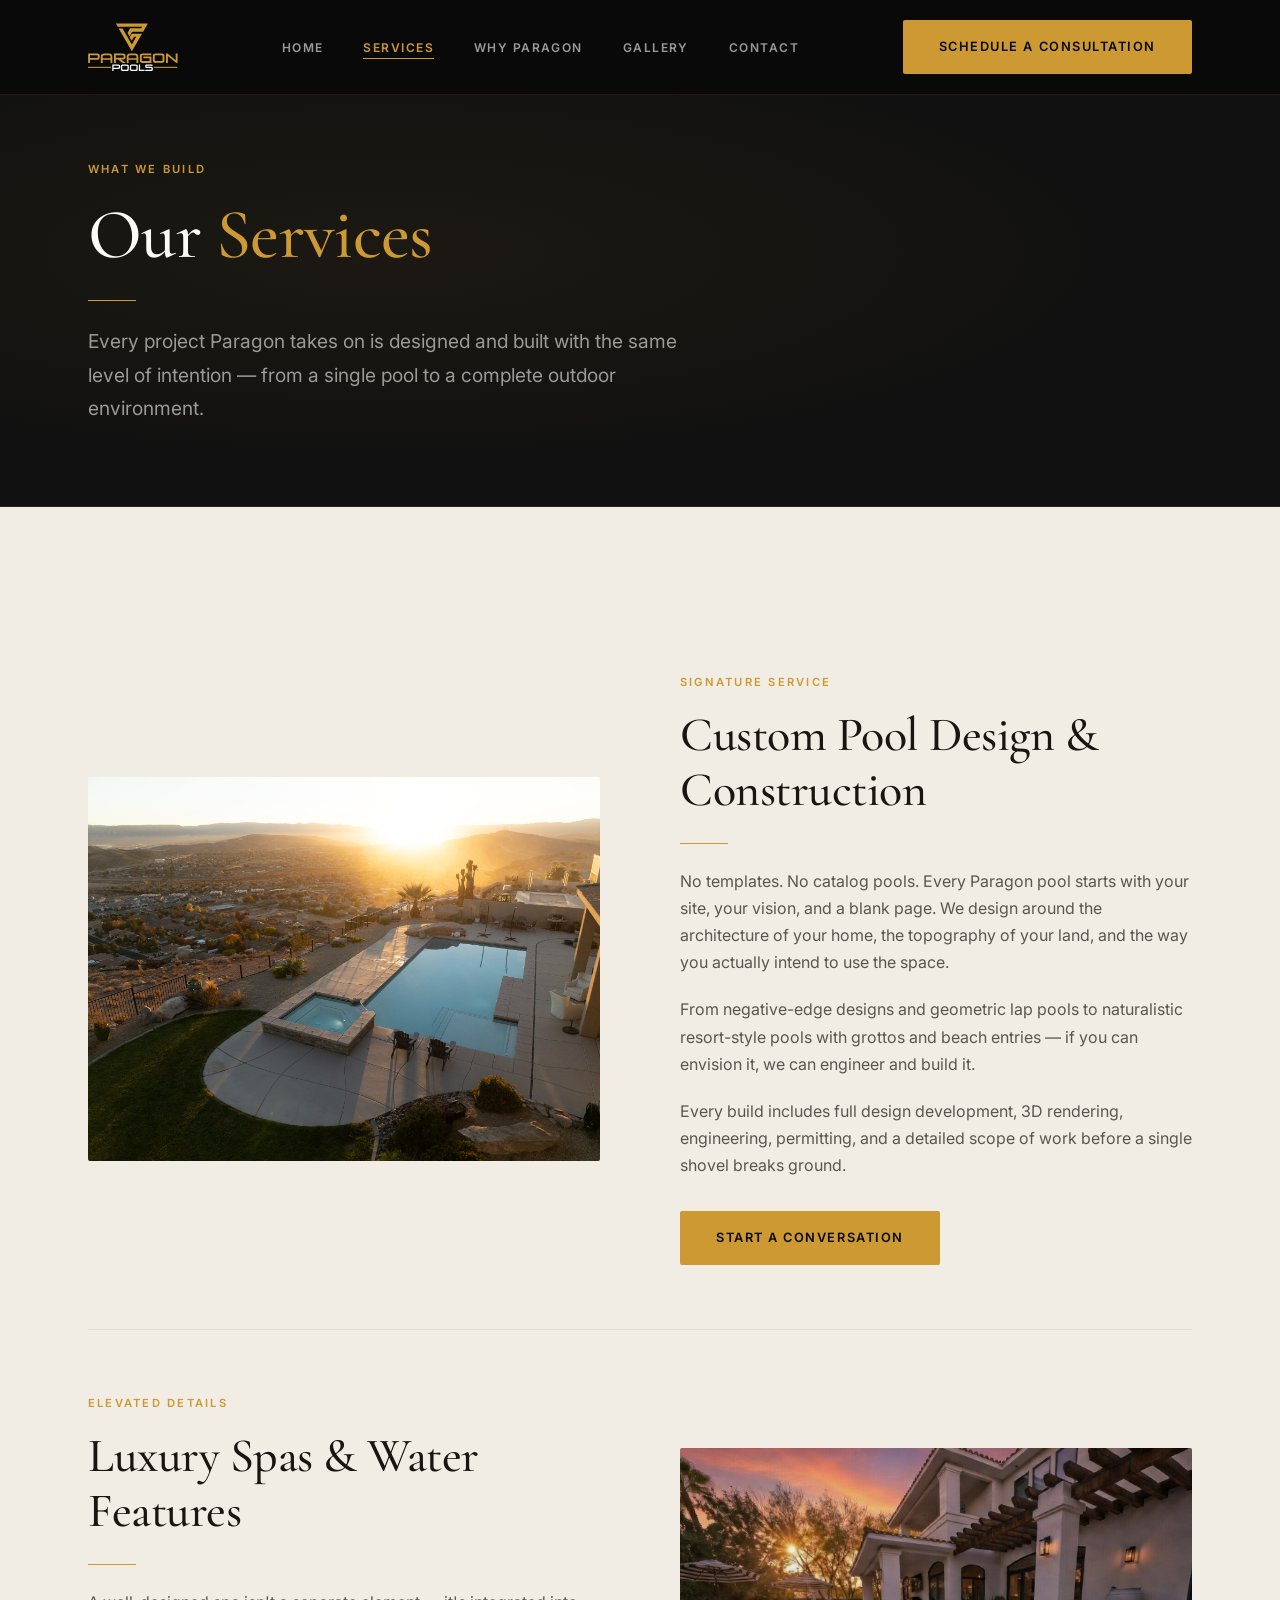
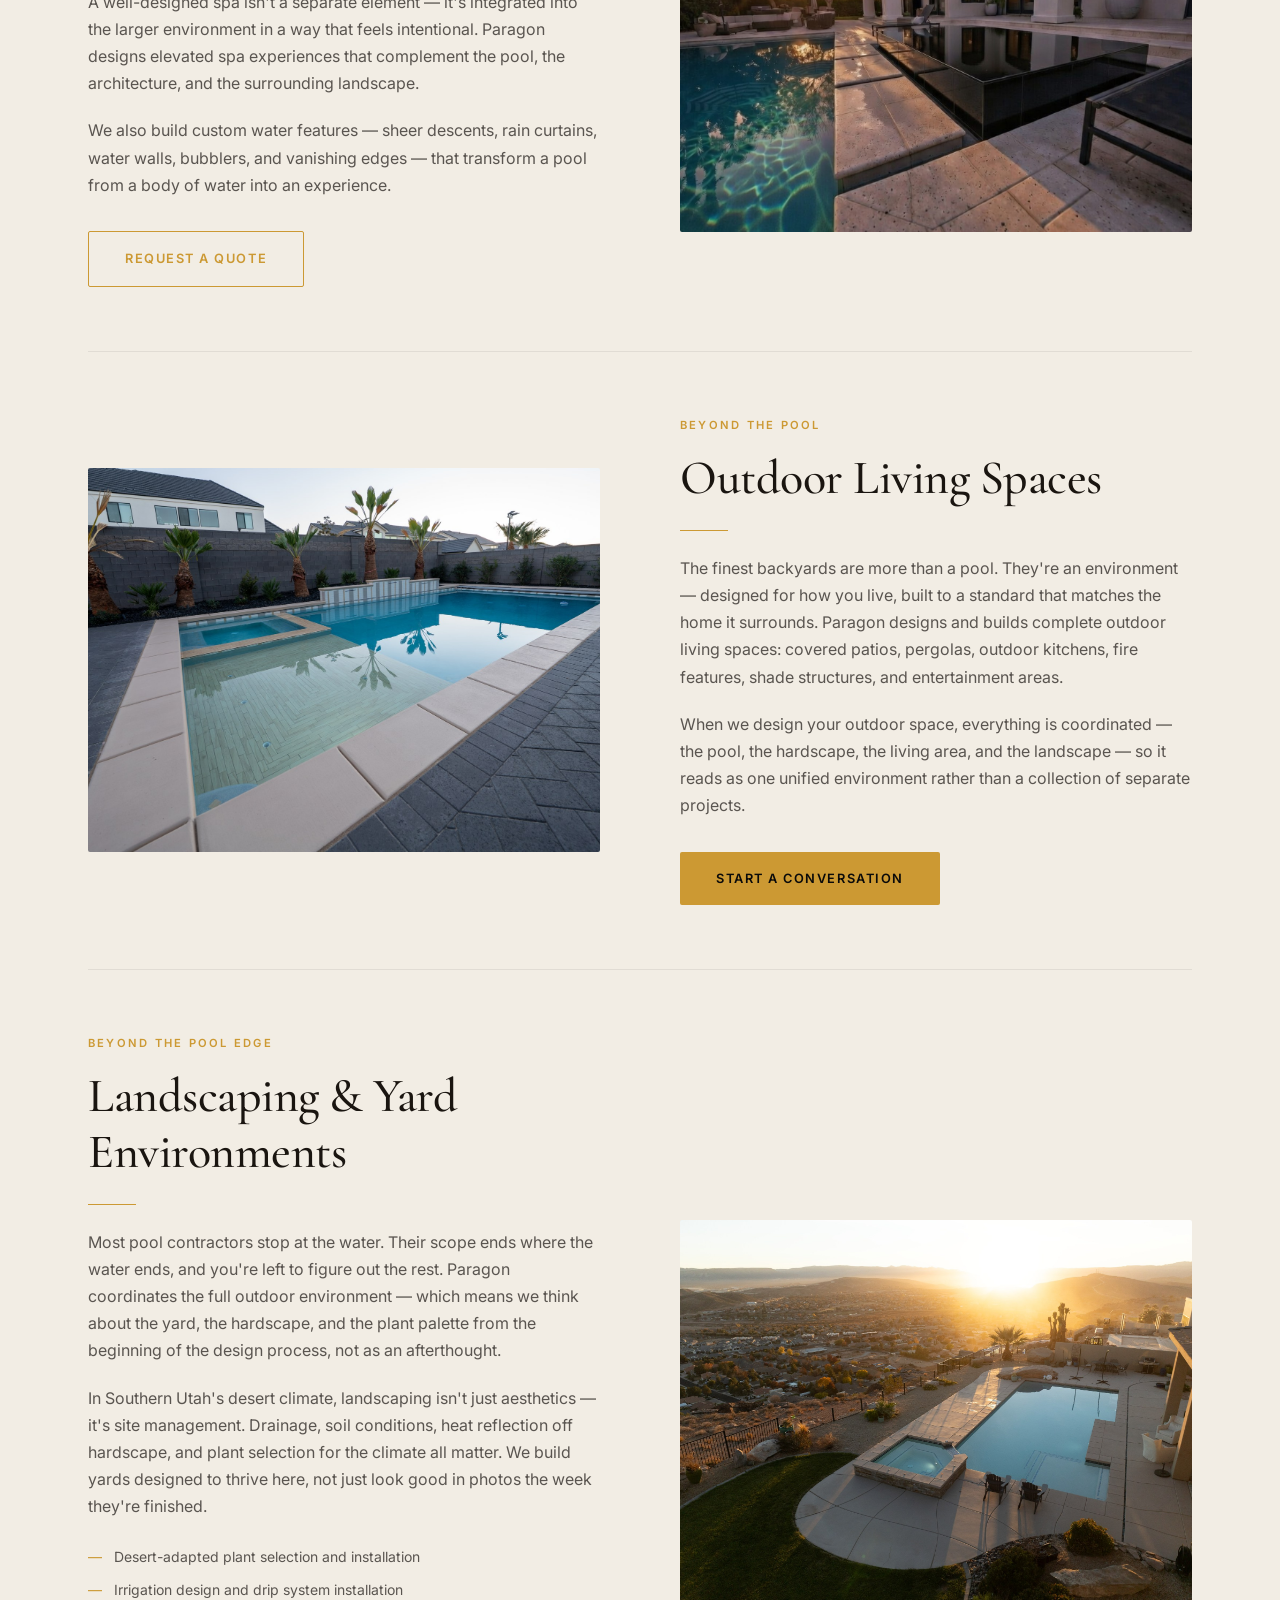
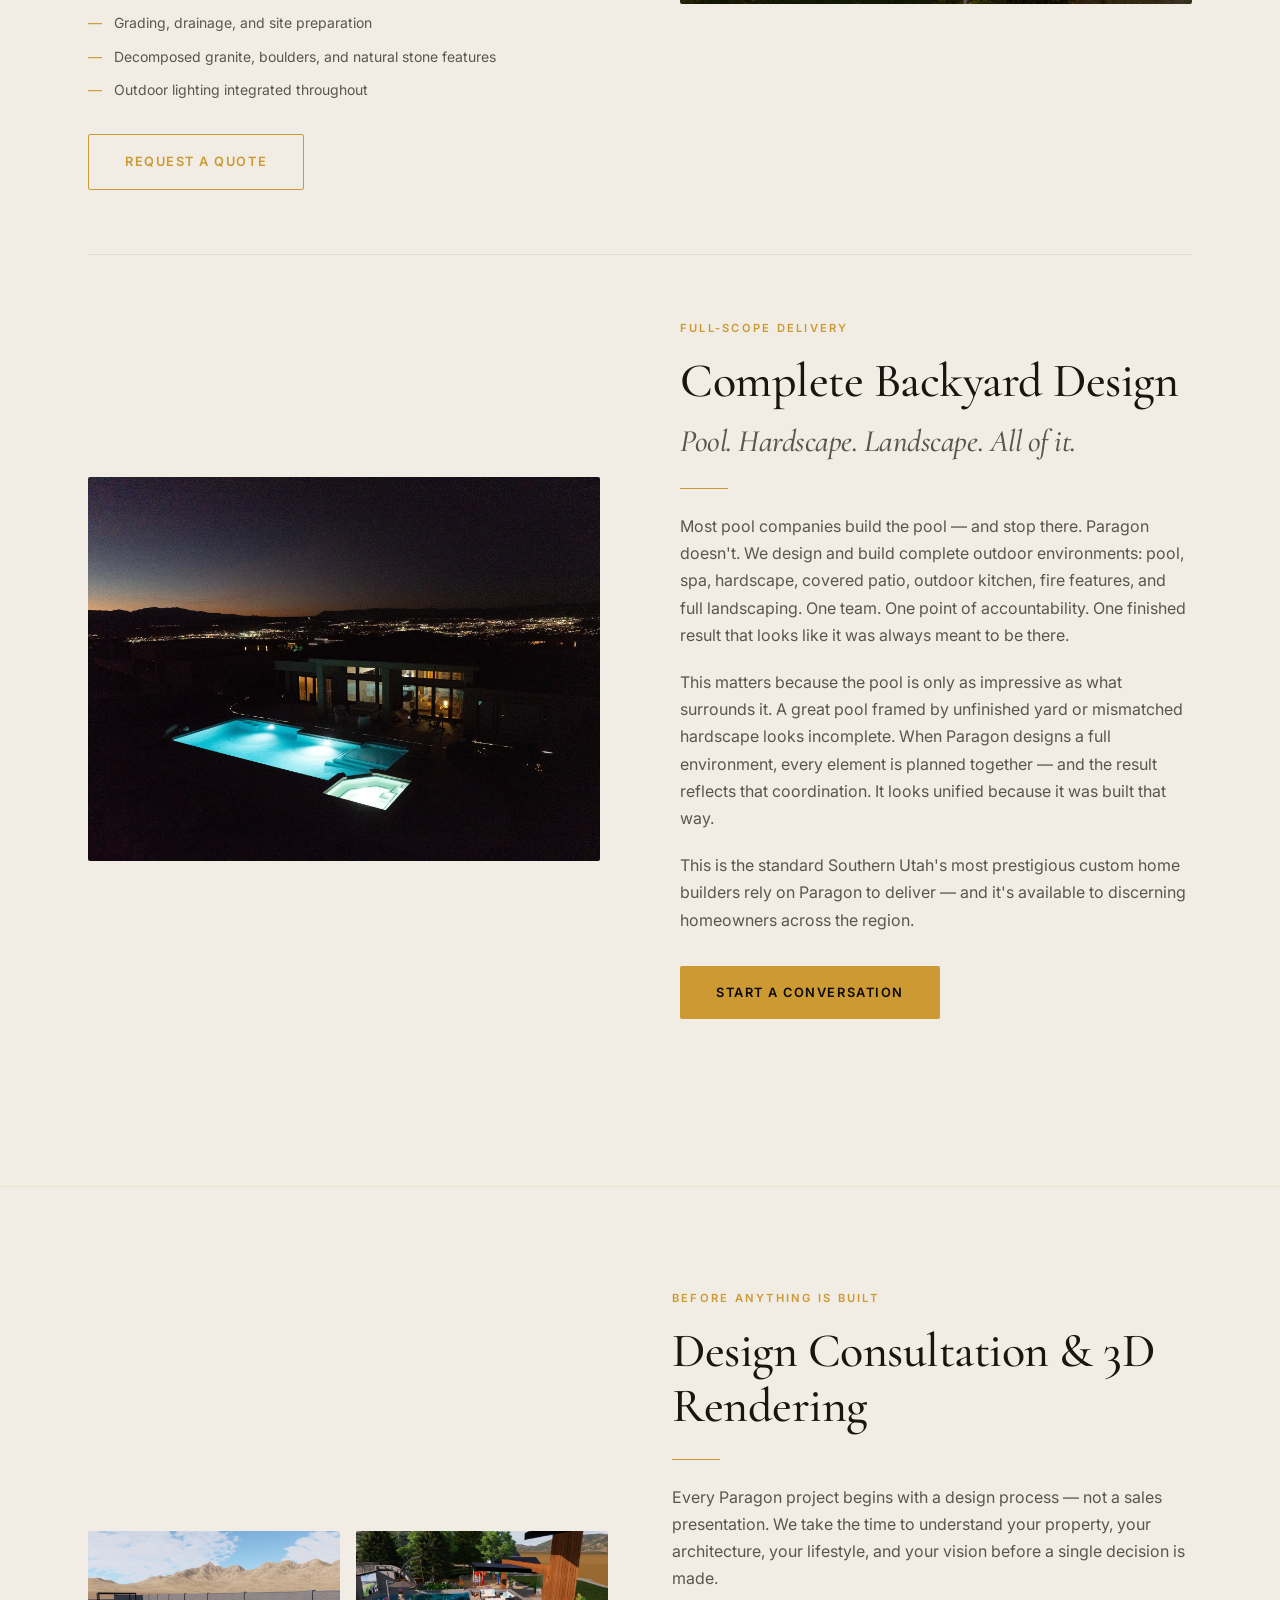
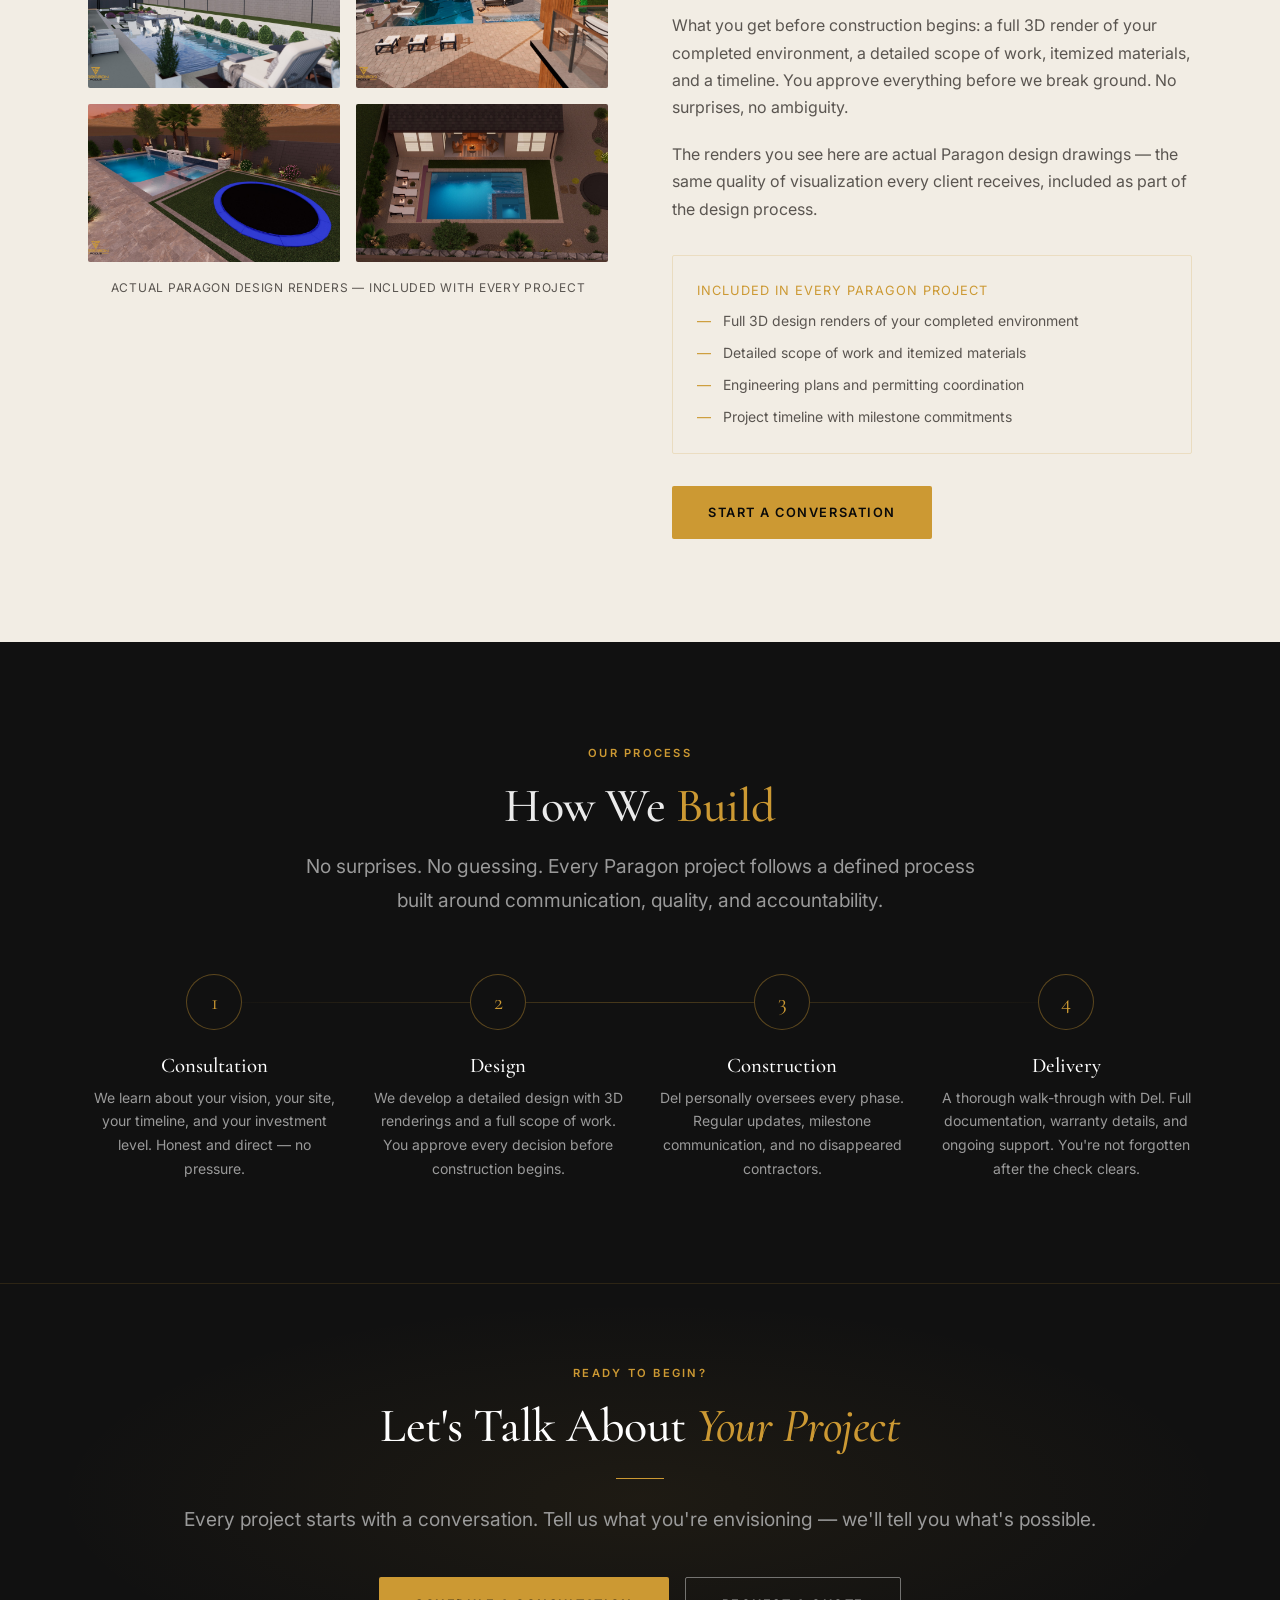
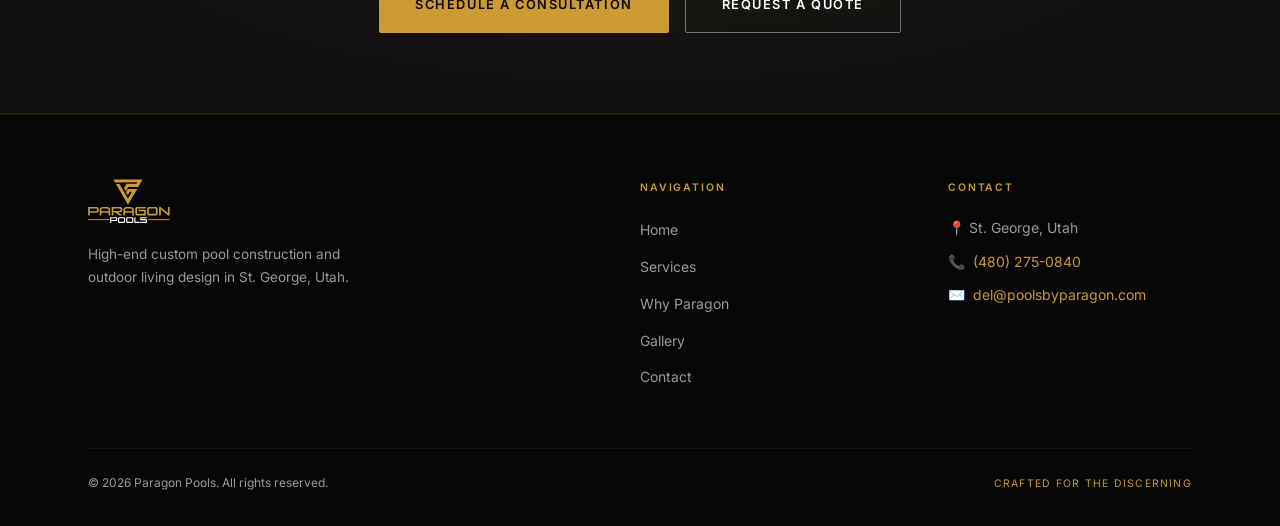
<file: services.html>
<!DOCTYPE html>
<html lang="en">
<head>
  <meta charset="UTF-8">
  <meta name="viewport" content="width=device-width, initial-scale=1.0">
  <meta name="description" content="Paragon Pools designs and builds custom pools, luxury spas, outdoor kitchens, hardscaping, and complete backyard environments in St. George, Utah. Full-scope delivery from one point of contact.">
  <meta name="keywords" content="custom pool construction St. George Utah, luxury spa builder Washington County, outdoor kitchen contractor Utah, pool and spa design Southern Utah, backyard design contractor St. George">
  <meta name="robots" content="index, follow">
  <link rel="canonical" href="https://www.poolsbyparagon.com/services.html">
  <title>Custom Pool & Outdoor Living Services | Paragon Pools — St. George, Utah</title>
  <meta property="og:type" content="website">
  <meta property="og:title" content="Custom Pool & Outdoor Living Services | Paragon Pools — St. George, Utah">
  <meta property="og:description" content="Custom pools, luxury spas, hardscaping, and complete backyard design in St. George, Utah. One team. One point of accountability.">
  <meta property="og:image" content="https://www.poolsbyparagon.com/images/jeff-aerial-night.jpg">
  <meta property="og:url" content="https://www.poolsbyparagon.com/services.html">
  <link rel="stylesheet" href="css/style.css">
  <link rel="icon" href="images/logo.svg" type="image/svg+xml">
  <script type="application/ld+json">
  {
    "@context": "https://schema.org",
    "@type": "WebPage",
    "name": "Custom Pool & Outdoor Living Services — Paragon Pools",
    "description": "Paragon Pools designs and builds custom pools, luxury spas, outdoor living spaces, hardscaping, landscaping, and complete backyard environments in St. George, Utah and Washington County.",
    "url": "https://www.poolsbyparagon.com/services.html",
    "breadcrumb": {
      "@type": "BreadcrumbList",
      "itemListElement": [
        {"@type": "ListItem", "position": 1, "name": "Home", "item": "https://www.poolsbyparagon.com/"},
        {"@type": "ListItem", "position": 2, "name": "Services", "item": "https://www.poolsbyparagon.com/services.html"}
      ]
    }
  }
  </script>
</head>
<body>

<!-- ─── NAVIGATION ─────────────────────────────────────── -->
<nav class="nav">
  <div class="nav-inner">
    <a href="index.html" class="nav-logo">
      <img src="images/logo-white.svg" alt="Paragon Pools" onerror="this.src='images/logo.png'">
    </a>
    <ul class="nav-links">
      <li><a href="index.html">Home</a></li>
      <li><a href="services.html">Services</a></li>
      <li><a href="why-paragon.html">Why Paragon</a></li>
      <li><a href="gallery.html">Gallery</a></li>
      <li><a href="contact.html">Contact</a></li>
    </ul>
    <a href="contact.html" class="btn btn-primary nav-cta">Schedule a Consultation</a>
    <button class="nav-toggle" aria-label="Menu">
      <span></span><span></span><span></span>
    </button>
  </div>
</nav>
<div class="mobile-menu">
  <a href="index.html">Home</a>
  <a href="services.html">Services</a>
  <a href="why-paragon.html">Why Paragon</a>
  <a href="gallery.html">Gallery</a>
  <a href="contact.html">Contact</a>
  <a href="contact.html" class="btn btn-primary">Schedule a Consultation</a>
</div>

<!-- ─── PAGE HERO ────────────────────────────────────────── -->
<section class="page-hero">
  <div class="container">
    <span class="eyebrow">What We Build</span>
    <h1>Our <em>Services</em></h1>
    <div class="gold-line gold-line-left"></div>
    <p class="lead" style="max-width: 600px;">Every project Paragon takes on is designed and built with the same level of intention — from a single pool to a complete outdoor environment.</p>
  </div>
</section>

<!-- ─── SERVICE DETAILS ──────────────────────────────────── -->
<section class="services-detailed light-section">
  <div class="container">

    <div class="service-detail">
      <div class="service-detail-img fade-up">
        <img src="images/jeff-aerial-sunset.jpg" alt="Completed luxury pool — aerial view at golden hour, St. George Utah" style="object-position: center 50%;">
      </div>
      <div class="service-detail-text fade-up">
        <span class="eyebrow">Signature Service</span>
        <h2>Custom Pool Design & Construction</h2>
        <div class="gold-line gold-line-left"></div>
        <p style="color: var(--text-muted);">No templates. No catalog pools. Every Paragon pool starts with your site, your vision, and a blank page. We design around the architecture of your home, the topography of your land, and the way you actually intend to use the space.</p>
        <p style="color: var(--text-muted);">From negative-edge designs and geometric lap pools to naturalistic resort-style pools with grottos and beach entries — if you can envision it, we can engineer and build it.</p>
        <p style="color: var(--text-muted);">Every build includes full design development, 3D rendering, engineering, permitting, and a detailed scope of work before a single shovel breaks ground.</p>
        <div class="mt-2">
          <a href="contact.html" class="btn btn-primary">Start a Conversation</a>
        </div>
      </div>
    </div>

    <div class="service-detail reverse">
      <div class="service-detail-img fade-up">
        <img src="images/luxury-travertine-pool.jpg" alt="Luxury spillover spa with black granite and travertine surround — Paragon build" style="object-position: center 55%;">
      </div>
      <div class="service-detail-text fade-up">
        <span class="eyebrow">Elevated Details</span>
        <h2>Luxury Spas & Water Features</h2>
        <div class="gold-line gold-line-left"></div>
        <p style="color: var(--text-muted);">A well-designed spa isn't a separate element — it's integrated into the larger environment in a way that feels intentional. Paragon designs elevated spa experiences that complement the pool, the architecture, and the surrounding landscape.</p>
        <p style="color: var(--text-muted);">We also build custom water features — sheer descents, rain curtains, water walls, bubblers, and vanishing edges — that transform a pool from a body of water into an experience.</p>
        <div class="mt-2">
          <a href="contact.html" class="btn btn-gold-outline">Request a Quote</a>
        </div>
      </div>
    </div>

    <div class="service-detail">
      <div class="service-detail-img fade-up">
        <img src="images/qr408-pool-deck.jpg" alt="Completed custom pool with paver decking — Paragon Pools, St. George Utah" style="object-position: center 40%;">
      </div>
      <div class="service-detail-text fade-up">
        <span class="eyebrow">Beyond the Pool</span>
        <h2>Outdoor Living Spaces</h2>
        <div class="gold-line gold-line-left"></div>
        <p style="color: var(--text-muted);">The finest backyards are more than a pool. They're an environment — designed for how you live, built to a standard that matches the home it surrounds. Paragon designs and builds complete outdoor living spaces: covered patios, pergolas, outdoor kitchens, fire features, shade structures, and entertainment areas.</p>
        <p style="color: var(--text-muted);">When we design your outdoor space, everything is coordinated — the pool, the hardscape, the living area, and the landscape — so it reads as one unified environment rather than a collection of separate projects.</p>
        <div class="mt-2">
          <a href="contact.html" class="btn btn-primary">Start a Conversation</a>
        </div>
      </div>
    </div>

    <div class="service-detail reverse">
      <div class="service-detail-img fade-up">
        <img src="images/jeff-aerial-sunset.jpg" alt="Completed backyard environment — desert landscaping and pool, St. George Utah" style="object-position: center 30%;">
      </div>
      <div class="service-detail-text fade-up">
        <span class="eyebrow">Beyond the Pool Edge</span>
        <h2>Landscaping & Yard Environments</h2>
        <div class="gold-line gold-line-left"></div>
        <p style="color: var(--text-muted);">Most pool contractors stop at the water. Their scope ends where the water ends, and you're left to figure out the rest. Paragon coordinates the full outdoor environment — which means we think about the yard, the hardscape, and the plant palette from the beginning of the design process, not as an afterthought.</p>
        <p style="color: var(--text-muted);">In Southern Utah's desert climate, landscaping isn't just aesthetics — it's site management. Drainage, soil conditions, heat reflection off hardscape, and plant selection for the climate all matter. We build yards designed to thrive here, not just look good in photos the week they're finished.</p>
        <ul style="color: var(--text-muted); font-size: 0.875rem; list-style: none; margin-top: 1.5rem; display: flex; flex-direction: column; gap: 0.6rem;">
          <li style="display: flex; gap: 0.75rem; align-items: flex-start;"><span style="color: var(--gold); flex-shrink: 0;">—</span>Desert-adapted plant selection and installation</li>
          <li style="display: flex; gap: 0.75rem; align-items: flex-start;"><span style="color: var(--gold); flex-shrink: 0;">—</span>Irrigation design and drip system installation</li>
          <li style="display: flex; gap: 0.75rem; align-items: flex-start;"><span style="color: var(--gold); flex-shrink: 0;">—</span>Grading, drainage, and site preparation</li>
          <li style="display: flex; gap: 0.75rem; align-items: flex-start;"><span style="color: var(--gold); flex-shrink: 0;">—</span>Decomposed granite, boulders, and natural stone features</li>
          <li style="display: flex; gap: 0.75rem; align-items: flex-start;"><span style="color: var(--gold); flex-shrink: 0;">—</span>Outdoor lighting integrated throughout</li>
        </ul>
        <div class="mt-2">
          <a href="contact.html" class="btn btn-gold-outline">Request a Quote</a>
        </div>
      </div>
    </div>

    <div class="service-detail">
      <div class="service-detail-img fade-up">
        <img src="images/jeff-aerial-night.jpg" alt="Complete backyard environment at night — glowing pool above St. George valley" style="object-position: center 40%;">
      </div>
      <div class="service-detail-text fade-up">
        <span class="eyebrow">Full-Scope Delivery</span>
        <h2>Complete Backyard Design<br><span style="font-size: 0.65em; color: var(--text-muted); font-style: italic;">Pool. Hardscape. Landscape. All of it.</span></h2>
        <div class="gold-line gold-line-left"></div>
        <p style="color: var(--text-muted);">Most pool companies build the pool — and stop there. Paragon doesn't. We design and build complete outdoor environments: pool, spa, hardscape, covered patio, outdoor kitchen, fire features, and full landscaping. One team. One point of accountability. One finished result that looks like it was always meant to be there.</p>
        <p style="color: var(--text-muted);">This matters because the pool is only as impressive as what surrounds it. A great pool framed by unfinished yard or mismatched hardscape looks incomplete. When Paragon designs a full environment, every element is planned together — and the result reflects that coordination. It looks unified because it was built that way.</p>
        <p style="color: var(--text-muted);">This is the standard Southern Utah's most prestigious custom home builders rely on Paragon to deliver — and it's available to discerning homeowners across the region.</p>
        <div class="mt-2">
          <a href="contact.html" class="btn btn-primary">Start a Conversation</a>
        </div>
      </div>
    </div>

  </div>
</section>

<!-- ─── DESIGN CONSULTATION ──────────────────────────────── -->
<section class="light-section" style="border-top: 1px solid rgba(204,153,51,0.15); padding: var(--section-y) 0;">
  <div class="container">
    <div class="two-col-layout" style="display: grid; grid-template-columns: 1fr 1fr; gap: 4rem; align-items: center;">

      <!-- Render grid -->
      <div class="fade-up" style="display: grid; grid-template-columns: 1fr 1fr; gap: 1rem;">
        <div style="overflow: hidden; border-radius: 2px; aspect-ratio: 16/10;">
          <img src="images/renders/render-queensridge-b.jpg" alt="3D design render — custom pool and spa with outdoor living" style="width:100%; height:100%; object-fit:cover;">
        </div>
        <div style="overflow: hidden; border-radius: 2px; aspect-ratio: 16/10;">
          <img src="images/renders/render-redstone-peaks-a.jpg" alt="3D design render — resort-style pool with pavilion" style="width:100%; height:100%; object-fit:cover;">
        </div>
        <div style="overflow: hidden; border-radius: 2px; aspect-ratio: 16/10;">
          <img src="images/renders/render-pinyon-a.jpg" alt="3D design render — pool with fire features and palm trees" style="width:100%; height:100%; object-fit:cover;">
        </div>
        <div style="overflow: hidden; border-radius: 2px; aspect-ratio: 16/10;">
          <img src="images/renders/render-lundevall-a.jpg" alt="3D design render — aerial view of complete backyard environment" style="width:100%; height:100%; object-fit:cover;">
        </div>
        <p style="grid-column: 1 / -1; color: var(--text-muted); font-size: 0.75rem; letter-spacing: 0.06em; text-align: center; margin: 0; text-transform: uppercase;">Actual Paragon design renders — included with every project</p>
      </div>

      <!-- Copy -->
      <div class="service-detail-text fade-up">
        <span class="eyebrow">Before Anything Is Built</span>
        <h2>Design Consultation & 3D Rendering</h2>
        <div class="gold-line gold-line-left"></div>
        <p style="color: var(--text-muted);">Every Paragon project begins with a design process — not a sales presentation. We take the time to understand your property, your architecture, your lifestyle, and your vision before a single decision is made.</p>
        <p style="color: var(--text-muted);">What you get before construction begins: a full 3D render of your completed environment, a detailed scope of work, itemized materials, and a timeline. You approve everything before we break ground. No surprises, no ambiguity.</p>
        <p style="color: var(--text-muted);">The renders you see here are actual Paragon design drawings — the same quality of visualization every client receives, included as part of the design process.</p>
        <div style="margin-top: 2rem; padding: 1.5rem; border: 1px solid rgba(204,153,51,0.2); border-radius: 2px;">
          <p style="color: var(--gold); font-size: 0.8rem; letter-spacing: 0.08em; text-transform: uppercase; margin-bottom: 0.5rem;">Included in Every Paragon Project</p>
          <ul style="color: var(--text-muted); font-size: 0.875rem; list-style: none; margin: 0; display: flex; flex-direction: column; gap: 0.5rem;">
            <li style="display: flex; gap: 0.75rem;"><span style="color: var(--gold); flex-shrink: 0;">—</span>Full 3D design renders of your completed environment</li>
            <li style="display: flex; gap: 0.75rem;"><span style="color: var(--gold); flex-shrink: 0;">—</span>Detailed scope of work and itemized materials</li>
            <li style="display: flex; gap: 0.75rem;"><span style="color: var(--gold); flex-shrink: 0;">—</span>Engineering plans and permitting coordination</li>
            <li style="display: flex; gap: 0.75rem;"><span style="color: var(--gold); flex-shrink: 0;">—</span>Project timeline with milestone commitments</li>
          </ul>
        </div>
        <div class="mt-2">
          <a href="contact.html" class="btn btn-primary">Start a Conversation</a>
        </div>
      </div>

    </div>
  </div>
</section>

<!-- ─── PROCESS ───────────────────────────────────────────── -->
<section class="process">
  <div class="container">
    <div class="section-header fade-up">
      <span class="eyebrow">Our Process</span>
      <h2>How We <span class="text-gold">Build</span></h2>
      <p class="lead">No surprises. No guessing. Every Paragon project follows a defined process built around communication, quality, and accountability.</p>
    </div>
    <div class="process-steps">
      <div class="process-step fade-up">
        <div class="step-num">1</div>
        <h4>Consultation</h4>
        <p style="color: var(--text-muted); font-size: 0.875rem;">We learn about your vision, your site, your timeline, and your investment level. Honest and direct — no pressure.</p>
      </div>
      <div class="process-step fade-up">
        <div class="step-num">2</div>
        <h4>Design</h4>
        <p style="color: var(--text-muted); font-size: 0.875rem;">We develop a detailed design with 3D renderings and a full scope of work. You approve every decision before construction begins.</p>
      </div>
      <div class="process-step fade-up">
        <div class="step-num">3</div>
        <h4>Construction</h4>
        <p style="color: var(--text-muted); font-size: 0.875rem;">Del personally oversees every phase. Regular updates, milestone communication, and no disappeared contractors.</p>
      </div>
      <div class="process-step fade-up">
        <div class="step-num">4</div>
        <h4>Delivery</h4>
        <p style="color: var(--text-muted); font-size: 0.875rem;">A thorough walk-through with Del. Full documentation, warranty details, and ongoing support. You're not forgotten after the check clears.</p>
      </div>
    </div>
  </div>
</section>

<!-- ─── CTA ──────────────────────────────────────────────── -->
<section class="cta-strip">
  <div class="container">
    <span class="eyebrow">Ready to Begin?</span>
    <h2>Let's Talk About <em>Your Project</em></h2>
    <div class="gold-line"></div>
    <p class="lead">Every project starts with a conversation. Tell us what you're envisioning — we'll tell you what's possible.</p>
    <div class="cta-actions">
      <a href="contact.html" class="btn btn-primary">Schedule a Consultation</a>
      <a href="contact.html" class="btn btn-outline">Request a Quote</a>
    </div>
  </div>
</section>

<!-- ─── FOOTER ───────────────────────────────────────────── -->
<footer class="footer">
  <div class="container">
    <div class="footer-inner">
      <div class="footer-brand">
        <img src="images/logo-white.svg" alt="Paragon Pools" onerror="this.src='images/logo.png'">
        <p>High-end custom pool construction and outdoor living design in St. George, Utah.</p>
      </div>
      <div class="footer-col">
        <h5>Navigation</h5>
        <ul>
          <li><a href="index.html">Home</a></li>
          <li><a href="services.html">Services</a></li>
          <li><a href="why-paragon.html">Why Paragon</a></li>
          <li><a href="gallery.html">Gallery</a></li>
          <li><a href="contact.html">Contact</a></li>
        </ul>
      </div>
      <div class="footer-col footer-contact">
        <h5>Contact</h5>
        <p>📍 St. George, Utah</p>
        <p>📞 <a href="tel:4802750840">(480) 275-0840</a></p>
        <p>✉️ <a href="mailto:del@poolsbyparagon.com">del@poolsbyparagon.com</a></p>
      </div>
    </div>
    <div class="footer-bottom">
      <p>© 2026 Paragon Pools. All rights reserved.</p>
      <span class="gold-tag">Crafted for the Discerning</span>
    </div>
  </div>
</footer>

<script src="js/main.js"></script>
</body>
</html>
</file>
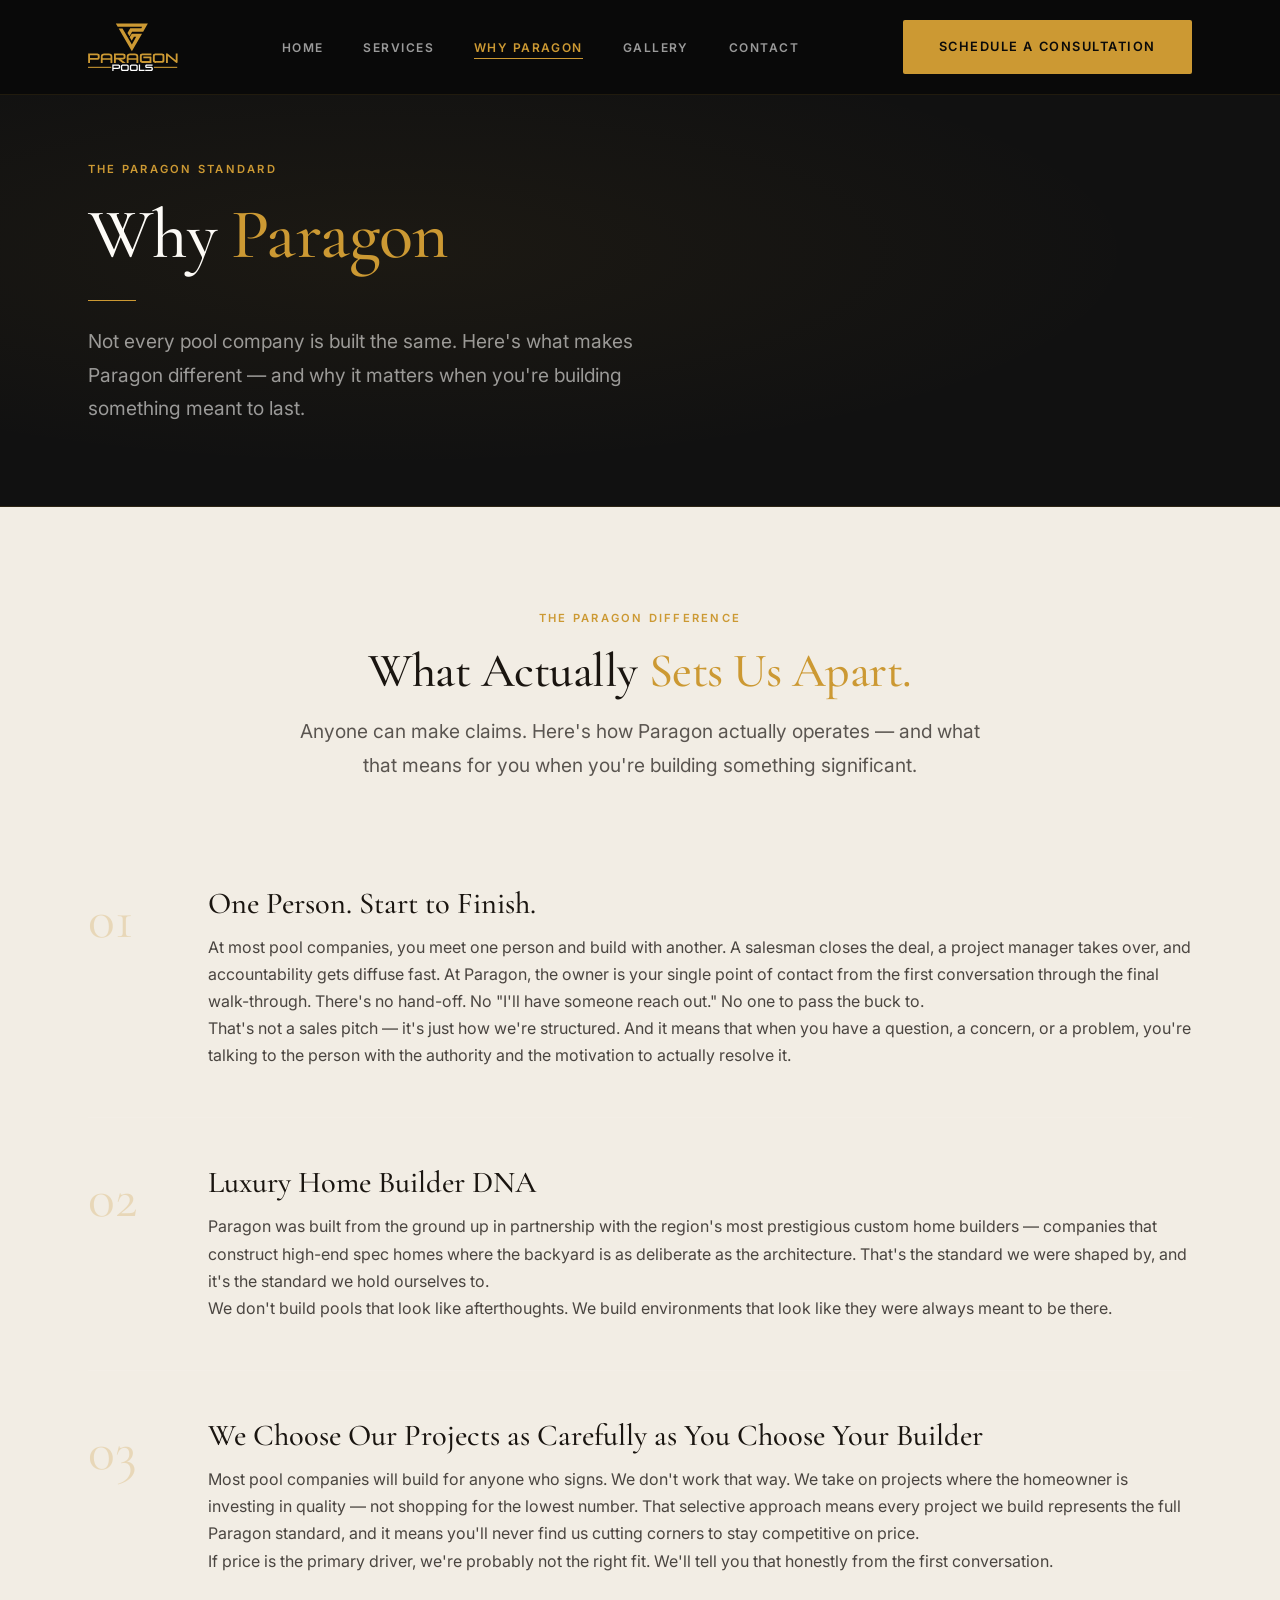
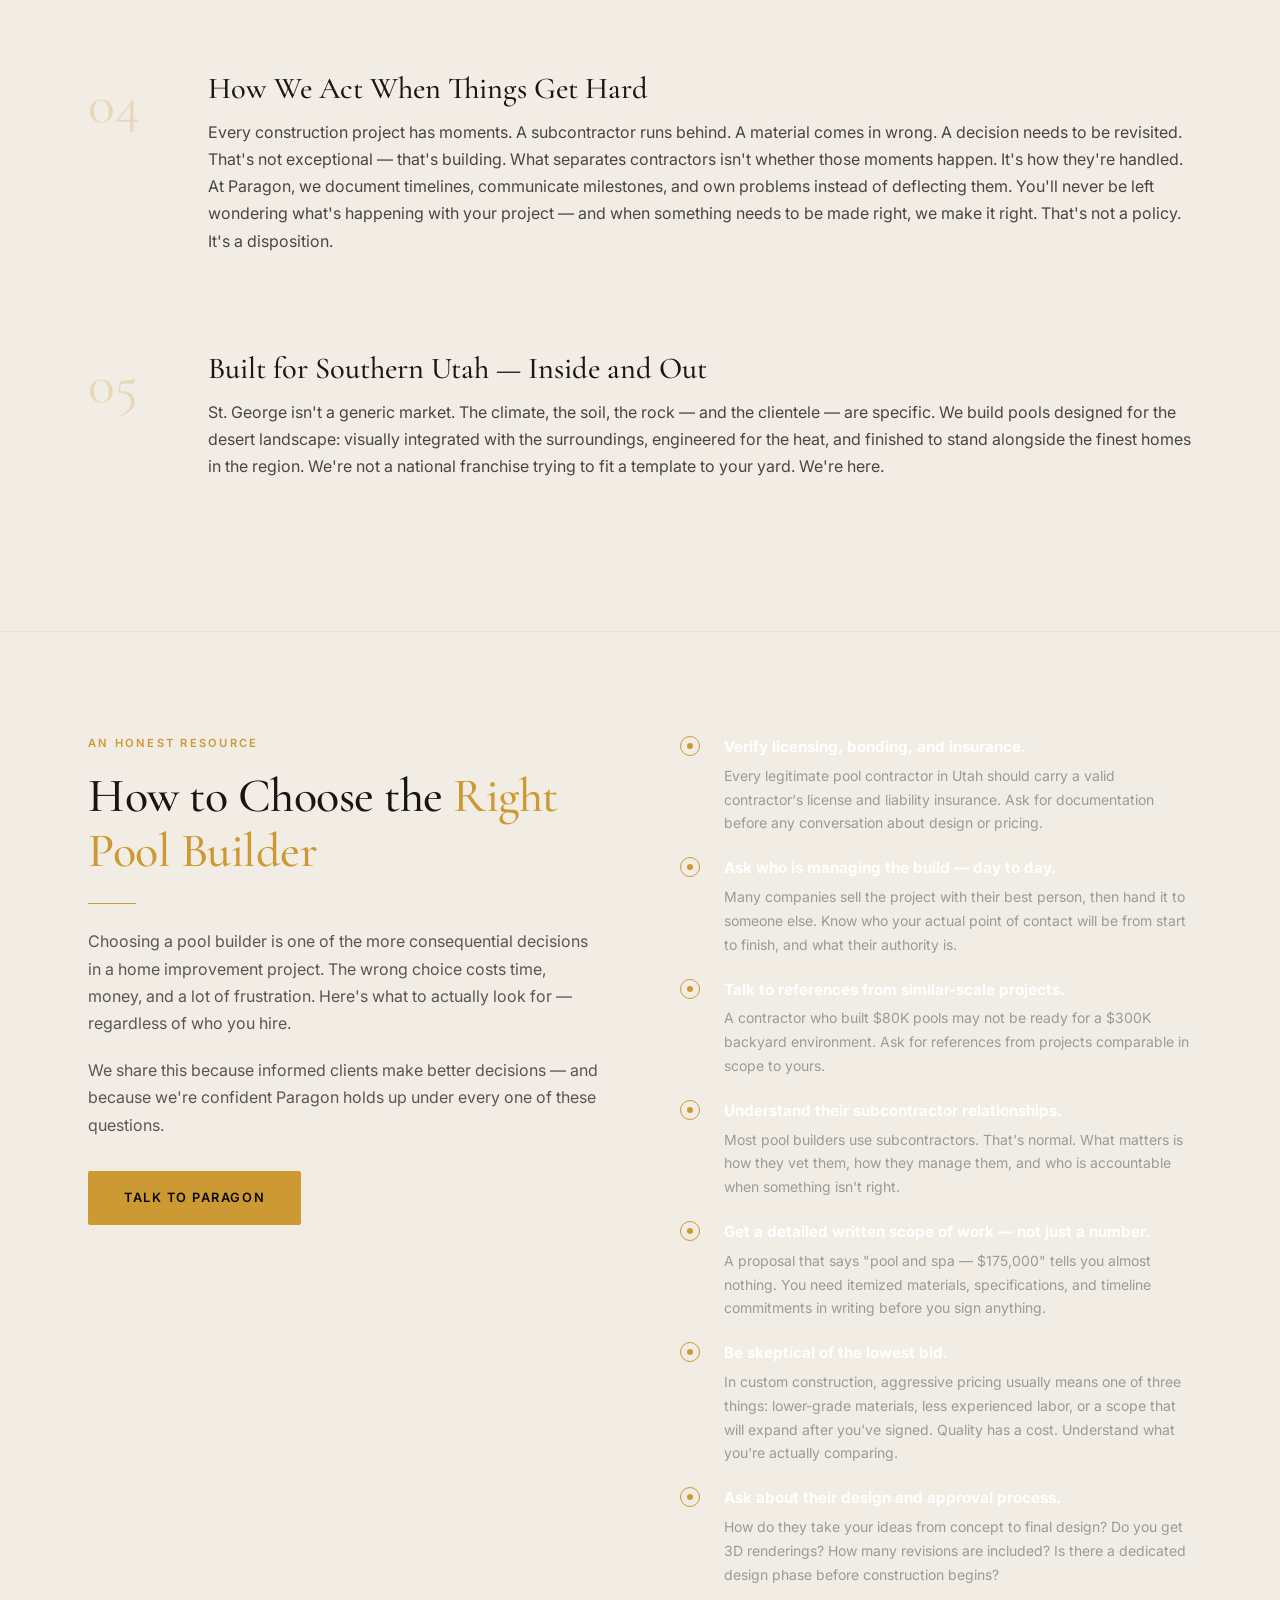
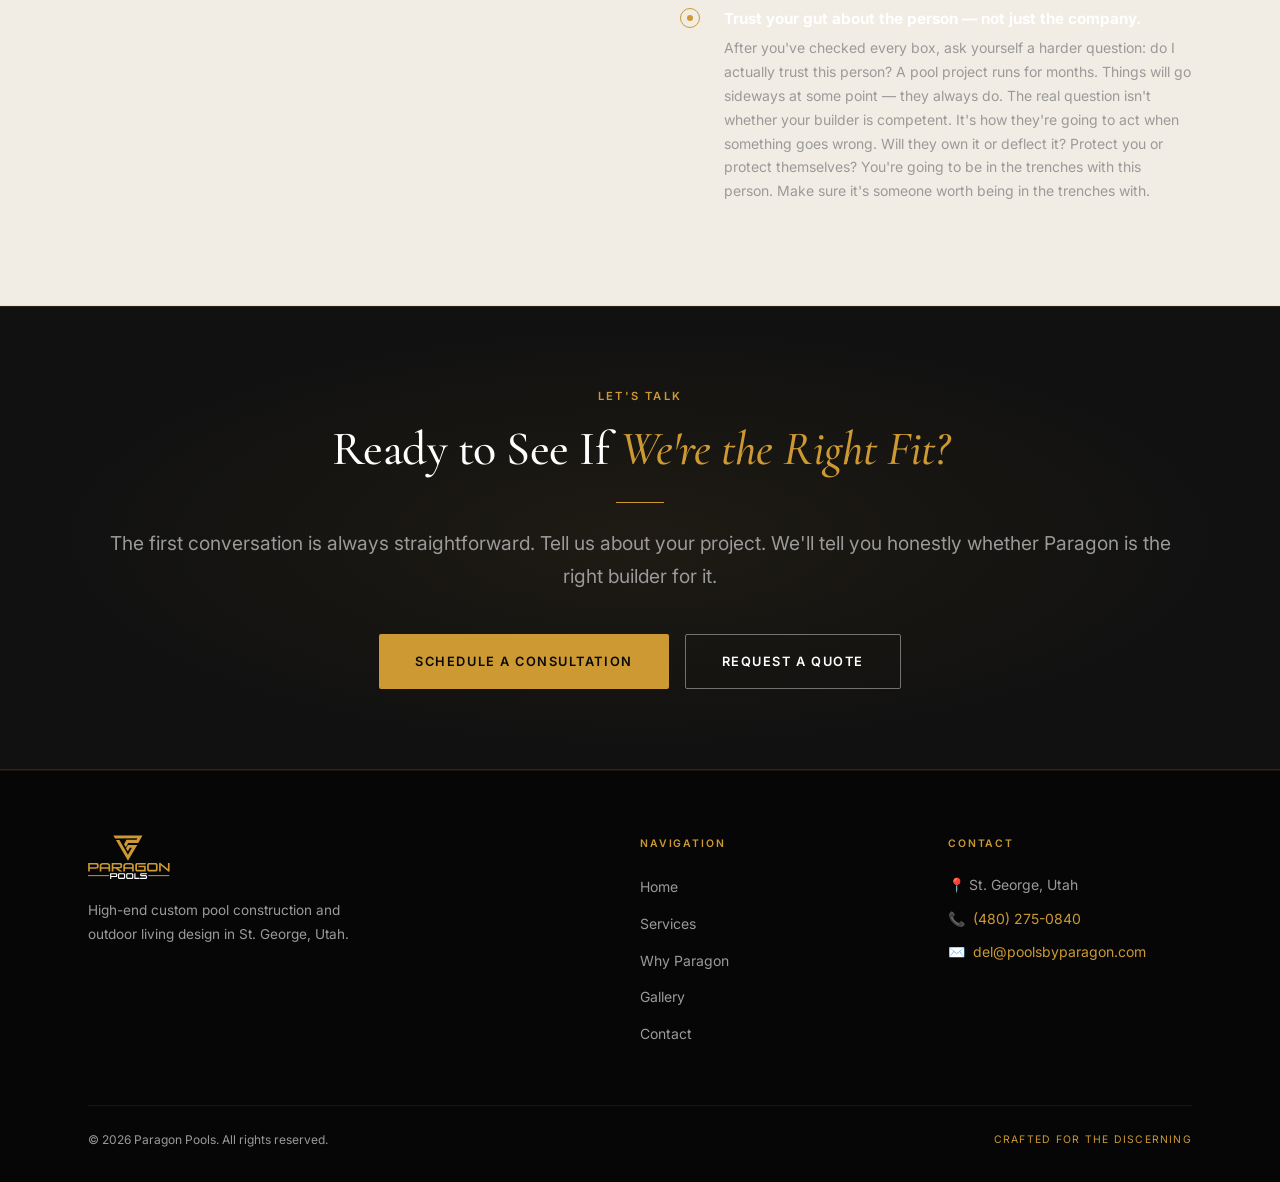
<file: why-paragon.html>
<!DOCTYPE html>
<html lang="en">
<head>
  <meta charset="UTF-8">
  <meta name="viewport" content="width=device-width, initial-scale=1.0">
  <meta name="description" content="Why do discriminating homeowners in St. George, Utah choose Paragon Pools? Owner-led accountability, luxury home builder DNA, and a standard built for Southern Utah's most prestigious properties.">
  <meta name="keywords" content="best pool builder St. George Utah, how to choose a pool contractor, luxury pool company Washington County Utah, owner led pool builder Utah, pool builder accountability St. George">
  <meta name="robots" content="index, follow">
  <link rel="canonical" href="https://www.poolsbyparagon.com/why-paragon.html">
  <title>Why Choose Paragon Pools | Custom Pool Builder St. George, Utah</title>
  <meta property="og:type" content="website">
  <meta property="og:title" content="Why Choose Paragon Pools | Custom Pool Builder St. George, Utah">
  <meta property="og:description" content="Owner-led accountability, luxury home builder DNA, and a standard built for Southern Utah's most prestigious properties. Learn what sets Paragon apart.">
  <meta property="og:image" content="https://www.poolsbyparagon.com/images/jeff-aerial-sunset.jpg">
  <meta property="og:url" content="https://www.poolsbyparagon.com/why-paragon.html">
  <link rel="stylesheet" href="css/style.css">
  <link rel="icon" href="images/logo.svg" type="image/svg+xml">
  <script type="application/ld+json">
  {
    "@context": "https://schema.org",
    "@type": "FAQPage",
    "mainEntity": [
      {
        "@type": "Question",
        "name": "Why choose Paragon Pools as my pool builder in St. George, Utah?",
        "acceptedAnswer": {
          "@type": "Answer",
          "text": "Paragon Pools is owner-led from first conversation to final walk-through — there is no hand-off to a project manager or salesperson. The company was built in partnership with Southern Utah's most prestigious custom home builders, holding every build to luxury residential standards. Paragon selects projects carefully and specializes in the St. George and Washington County market."
        }
      },
      {
        "@type": "Question",
        "name": "How do I choose the right pool builder in Southern Utah?",
        "acceptedAnswer": {
          "@type": "Answer",
          "text": "Verify licensing, bonding, and insurance. Ask who manages the build day to day. Request references from comparable-scale projects. Get a detailed written scope of work with itemized materials and timeline commitments. Be skeptical of the lowest bid — in custom construction, aggressive pricing typically means lower-grade materials or a scope that will expand after signing."
        }
      },
      {
        "@type": "Question",
        "name": "Does Paragon Pools build pools in St. George, Utah?",
        "acceptedAnswer": {
          "@type": "Answer",
          "text": "Yes. Paragon Pools is based in St. George, Utah and serves homeowners throughout Washington County, including Ivins, Santa Clara, Washington, and Hurricane. The company specializes in high-end custom pool construction, luxury spas, outdoor living spaces, and complete backyard environments."
        }
      },
      {
        "@type": "Question",
        "name": "What types of pools does Paragon Pools build?",
        "acceptedAnswer": {
          "@type": "Answer",
          "text": "Paragon Pools builds fully custom pools — no templates or catalog options. This includes negative-edge and infinity pools, geometric lap pools, resort-style pools with grottos and beach entries, and pools with integrated spas, water features, and outdoor living spaces. Every design begins with a site-specific 3D rendering and full engineering before construction begins."
        }
      }
    ]
  }
  </script>
</head>
<body>

<!-- ─── NAVIGATION ─────────────────────────────────────── -->
<nav class="nav">
  <div class="nav-inner">
    <a href="index.html" class="nav-logo">
      <img src="images/logo-white.svg" alt="Paragon Pools" onerror="this.src='images/logo.png'">
    </a>
    <ul class="nav-links">
      <li><a href="index.html">Home</a></li>
      <li><a href="services.html">Services</a></li>
      <li><a href="why-paragon.html">Why Paragon</a></li>
      <li><a href="gallery.html">Gallery</a></li>
      <li><a href="contact.html">Contact</a></li>
    </ul>
    <a href="contact.html" class="btn btn-primary nav-cta">Schedule a Consultation</a>
    <button class="nav-toggle" aria-label="Menu">
      <span></span><span></span><span></span>
    </button>
  </div>
</nav>
<div class="mobile-menu">
  <a href="index.html">Home</a>
  <a href="services.html">Services</a>
  <a href="why-paragon.html">Why Paragon</a>
  <a href="gallery.html">Gallery</a>
  <a href="contact.html">Contact</a>
  <a href="contact.html" class="btn btn-primary">Schedule a Consultation</a>
</div>

<!-- ─── PAGE HERO ────────────────────────────────────────── -->
<section class="page-hero">
  <div class="container">
    <span class="eyebrow">The Paragon Standard</span>
    <h1>Why <em>Paragon</em></h1>
    <div class="gold-line gold-line-left"></div>
    <p class="lead" style="max-width: 600px;">Not every pool company is built the same. Here's what makes Paragon different — and why it matters when you're building something meant to last.</p>
  </div>
</section>

<!-- ─── THE PARAGON DIFFERENCE ────────────────────────────── -->
<section class="light-section">
  <div class="container">
    <div class="section-header fade-up">
      <span class="eyebrow">The Paragon Difference</span>
      <h2>What Actually <span class="text-gold">Sets Us Apart.</span></h2>
      <p class="lead">Anyone can make claims. Here's how Paragon actually operates — and what that means for you when you're building something significant.</p>
    </div>
    <div class="reason-list">
      <div class="reason-item fade-up">
        <div class="reason-num">01</div>
        <div>
          <h3>One Person. Start to Finish.</h3>
          <p>At most pool companies, you meet one person and build with another. A salesman closes the deal, a project manager takes over, and accountability gets diffuse fast. At Paragon, the owner is your single point of contact from the first conversation through the final walk-through. There's no hand-off. No "I'll have someone reach out." No one to pass the buck to.</p>
          <p>That's not a sales pitch — it's just how we're structured. And it means that when you have a question, a concern, or a problem, you're talking to the person with the authority and the motivation to actually resolve it.</p>
        </div>
      </div>
      <div class="reason-item fade-up">
        <div class="reason-num">02</div>
        <div>
          <h3>Luxury Home Builder DNA</h3>
          <p>Paragon was built from the ground up in partnership with the region's most prestigious custom home builders — companies that construct high-end spec homes where the backyard is as deliberate as the architecture. That's the standard we were shaped by, and it's the standard we hold ourselves to.</p>
          <p>We don't build pools that look like afterthoughts. We build environments that look like they were always meant to be there.</p>
        </div>
      </div>
      <div class="reason-item fade-up">
        <div class="reason-num">03</div>
        <div>
          <h3>We Choose Our Projects as Carefully as You Choose Your Builder</h3>
          <p>Most pool companies will build for anyone who signs. We don't work that way. We take on projects where the homeowner is investing in quality — not shopping for the lowest number. That selective approach means every project we build represents the full Paragon standard, and it means you'll never find us cutting corners to stay competitive on price.</p>
          <p>If price is the primary driver, we're probably not the right fit. We'll tell you that honestly from the first conversation.</p>
        </div>
      </div>
      <div class="reason-item fade-up">
        <div class="reason-num">04</div>
        <div>
          <h3>How We Act When Things Get Hard</h3>
          <p>Every construction project has moments. A subcontractor runs behind. A material comes in wrong. A decision needs to be revisited. That's not exceptional — that's building. What separates contractors isn't whether those moments happen. It's how they're handled.</p>
          <p>At Paragon, we document timelines, communicate milestones, and own problems instead of deflecting them. You'll never be left wondering what's happening with your project — and when something needs to be made right, we make it right. That's not a policy. It's a disposition.</p>
        </div>
      </div>
      <div class="reason-item fade-up">
        <div class="reason-num">05</div>
        <div>
          <h3>Built for Southern Utah — Inside and Out</h3>
          <p>St. George isn't a generic market. The climate, the soil, the rock — and the clientele — are specific. We build pools designed for the desert landscape: visually integrated with the surroundings, engineered for the heat, and finished to stand alongside the finest homes in the region. We're not a national franchise trying to fit a template to your yard. We're here.</p>
        </div>
      </div>
    </div>
  </div>
</section>

<!-- ─── HOW TO CHOOSE A POOL BUILDER ─────────────────────── -->
<section class="light-section" style="border-top: 1px solid rgba(204,153,51,0.15); border-bottom: 1px solid rgba(204,153,51,0.15);">
  <div class="container">
    <div style="display: grid; grid-template-columns: 1fr 1fr; gap: 5rem; align-items: start;">
      <div class="fade-up">
        <span class="eyebrow">An Honest Resource</span>
        <h2>How to Choose the <span class="text-gold">Right Pool Builder</span></h2>
        <div class="gold-line gold-line-left"></div>
        <p style="color: var(--text-muted);">Choosing a pool builder is one of the more consequential decisions in a home improvement project. The wrong choice costs time, money, and a lot of frustration. Here's what to actually look for — regardless of who you hire.</p>
        <p style="color: var(--text-muted);">We share this because informed clients make better decisions — and because we're confident Paragon holds up under every one of these questions.</p>
        <div class="mt-2">
          <a href="contact.html" class="btn btn-primary">Talk to Paragon</a>
        </div>
      </div>
      <div class="fade-up">
        <ul class="checklist">
          <li>
            <div class="check-icon"></div>
            <div>
              <strong>Verify licensing, bonding, and insurance.</strong>
              <p>Every legitimate pool contractor in Utah should carry a valid contractor's license and liability insurance. Ask for documentation before any conversation about design or pricing.</p>
            </div>
          </li>
          <li>
            <div class="check-icon"></div>
            <div>
              <strong>Ask who is managing the build — day to day.</strong>
              <p>Many companies sell the project with their best person, then hand it to someone else. Know who your actual point of contact will be from start to finish, and what their authority is.</p>
            </div>
          </li>
          <li>
            <div class="check-icon"></div>
            <div>
              <strong>Talk to references from similar-scale projects.</strong>
              <p>A contractor who built $80K pools may not be ready for a $300K backyard environment. Ask for references from projects comparable in scope to yours.</p>
            </div>
          </li>
          <li>
            <div class="check-icon"></div>
            <div>
              <strong>Understand their subcontractor relationships.</strong>
              <p>Most pool builders use subcontractors. That's normal. What matters is how they vet them, how they manage them, and who is accountable when something isn't right.</p>
            </div>
          </li>
          <li>
            <div class="check-icon"></div>
            <div>
              <strong>Get a detailed written scope of work — not just a number.</strong>
              <p>A proposal that says "pool and spa — $175,000" tells you almost nothing. You need itemized materials, specifications, and timeline commitments in writing before you sign anything.</p>
            </div>
          </li>
          <li>
            <div class="check-icon"></div>
            <div>
              <strong>Be skeptical of the lowest bid.</strong>
              <p>In custom construction, aggressive pricing usually means one of three things: lower-grade materials, less experienced labor, or a scope that will expand after you've signed. Quality has a cost. Understand what you're actually comparing.</p>
            </div>
          </li>
          <li>
            <div class="check-icon"></div>
            <div>
              <strong>Ask about their design and approval process.</strong>
              <p>How do they take your ideas from concept to final design? Do you get 3D renderings? How many revisions are included? Is there a dedicated design phase before construction begins?</p>
            </div>
          </li>
          <li>
            <div class="check-icon"></div>
            <div>
              <strong>Trust your gut about the person — not just the company.</strong>
              <p>After you've checked every box, ask yourself a harder question: do I actually trust this person? A pool project runs for months. Things will go sideways at some point — they always do. The real question isn't whether your builder is competent. It's how they're going to act when something goes wrong. Will they own it or deflect it? Protect you or protect themselves? You're going to be in the trenches with this person. Make sure it's someone worth being in the trenches with.</p>
            </div>
          </li>
        </ul>
      </div>
    </div>
  </div>
</section>

<!-- ─── CTA ──────────────────────────────────────────────── -->
<section class="cta-strip">
  <div class="container">
    <span class="eyebrow">Let's Talk</span>
    <h2>Ready to See If <em>We're the Right Fit?</em></h2>
    <div class="gold-line"></div>
    <p class="lead">The first conversation is always straightforward. Tell us about your project. We'll tell you honestly whether Paragon is the right builder for it.</p>
    <div class="cta-actions">
      <a href="contact.html" class="btn btn-primary">Schedule a Consultation</a>
      <a href="contact.html" class="btn btn-outline">Request a Quote</a>
    </div>
  </div>
</section>

<!-- ─── FOOTER ───────────────────────────────────────────── -->
<footer class="footer">
  <div class="container">
    <div class="footer-inner">
      <div class="footer-brand">
        <img src="images/logo-white.svg" alt="Paragon Pools" onerror="this.src='images/logo.png'">
        <p>High-end custom pool construction and outdoor living design in St. George, Utah.</p>
      </div>
      <div class="footer-col">
        <h5>Navigation</h5>
        <ul>
          <li><a href="index.html">Home</a></li>
          <li><a href="services.html">Services</a></li>
          <li><a href="why-paragon.html">Why Paragon</a></li>
          <li><a href="gallery.html">Gallery</a></li>
          <li><a href="contact.html">Contact</a></li>
        </ul>
      </div>
      <div class="footer-col footer-contact">
        <h5>Contact</h5>
        <p>📍 St. George, Utah</p>
        <p>📞 <a href="tel:4802750840">(480) 275-0840</a></p>
        <p>✉️ <a href="mailto:del@poolsbyparagon.com">del@poolsbyparagon.com</a></p>
      </div>
    </div>
    <div class="footer-bottom">
      <p>© 2026 Paragon Pools. All rights reserved.</p>
      <span class="gold-tag">Crafted for the Discerning</span>
    </div>
  </div>
</footer>

<script src="js/main.js"></script>
</body>
</html>
</file>
<file: css/style.css>
/* ============================================================
   PARAGON POOLS — Main Stylesheet
   Brand: Luxury | Elevated | Sophisticated | No-Nonsense
   Colors: Gold #CC9933 | Near-Black #0A0A0A | White #FFFFFF
   Fonts: Cormorant Garamond (display) + Inter (body)
   ============================================================ */

@import url('https://fonts.googleapis.com/css2?family=Cormorant+Garamond:ital,wght@0,400;0,500;0,600;0,700;1,400;1,500&family=Inter:wght@300;400;500;600&display=swap');

/* ─── TOKENS ─────────────────────────────────────────────── */
:root {
  --gold:          #CC9933;
  --gold-light:    #D4AA4A;
  --gold-dark:     #A67C22;
  --black:         #0A0A0A;
  --black-mid:     #111111;
  --black-light:   #1A1A1A;
  --white:         #FFFFFF;
  --gray-100:      #F5F5F5;
  --gray-300:      #D1D1D1;
  --gray-500:      #9A9A9A;
  --gray-700:      #555555;
  --text-primary:  #EBEBEB;
  --text-muted:    #9A9A9A;

  --font-display:  'Cormorant Garamond', Georgia, serif;
  --font-body:     'Inter', -apple-system, sans-serif;

  --max-w:         1200px;
  --pad-x:         clamp(1.5rem, 5vw, 3rem);
  --section-y:     clamp(4rem, 8vw, 7rem);

  --ease:          cubic-bezier(0.25, 0.46, 0.45, 0.94);
  --shadow-gold:   0 0 40px rgba(204, 153, 51, 0.12);
}

/* ─── RESET ──────────────────────────────────────────────── */
*, *::before, *::after { box-sizing: border-box; margin: 0; padding: 0; }
html { scroll-behavior: smooth; font-size: 16px; }
body {
  font-family: var(--font-body);
  background: var(--black);
  color: var(--text-primary);
  line-height: 1.7;
  -webkit-font-smoothing: antialiased;
  overflow-x: hidden;
}
img { max-width: 100%; height: auto; display: block; }
a { color: var(--gold); text-decoration: none; transition: color 0.2s; }
a:hover { color: var(--gold-light); }

/* ─── TYPOGRAPHY ─────────────────────────────────────────── */
h1, h2, h3, h4 { font-family: var(--font-display); line-height: 1.15; font-weight: 500; }
h1 { font-size: clamp(2.6rem, 5.5vw, 4.5rem); letter-spacing: -0.01em; }
h2 { font-size: clamp(2rem, 4vw, 3rem); letter-spacing: -0.01em; }
h3 { font-size: clamp(1.4rem, 2.5vw, 1.9rem); }
h4 { font-size: clamp(1.1rem, 2vw, 1.3rem); }
p  { margin-bottom: 1.25rem; }
p:last-child { margin-bottom: 0; }

.eyebrow {
  font-family: var(--font-body);
  font-size: 0.7rem;
  font-weight: 600;
  letter-spacing: 0.2em;
  text-transform: uppercase;
  color: var(--gold);
  display: block;
  margin-bottom: 1rem;
}

.lead {
  font-size: clamp(1rem, 1.6vw, 1.2rem);
  color: var(--text-muted);
  line-height: 1.75;
}

/* ─── LAYOUT ─────────────────────────────────────────────── */
.container {
  width: 100%;
  max-width: var(--max-w);
  margin: 0 auto;
  padding: 0 var(--pad-x);
}
section { padding: var(--section-y) 0; }
.section-header { text-align: center; max-width: 680px; margin: 0 auto 3.5rem; }
.section-header h2 { margin-bottom: 1rem; }

/* ─── BUTTONS ────────────────────────────────────────────── */
.btn {
  display: inline-flex;
  align-items: center;
  gap: 0.5rem;
  font-family: var(--font-body);
  font-size: 0.8rem;
  font-weight: 600;
  letter-spacing: 0.12em;
  text-transform: uppercase;
  padding: 1rem 2.25rem;
  border-radius: 2px;
  cursor: pointer;
  transition: all 0.25s var(--ease);
  white-space: nowrap;
  border: none;
}
.btn-primary {
  background: var(--gold);
  color: var(--black);
}
.btn-primary:hover {
  background: var(--gold-light);
  color: var(--black);
  transform: translateY(-2px);
  box-shadow: 0 8px 24px rgba(204, 153, 51, 0.35);
}
.btn-outline {
  background: transparent;
  color: var(--white);
  border: 1px solid rgba(255,255,255,0.4);
}
.btn-outline:hover {
  border-color: var(--gold);
  color: var(--gold);
  transform: translateY(-2px);
}
.btn-gold-outline {
  background: transparent;
  color: var(--gold);
  border: 1px solid var(--gold);
}
.btn-gold-outline:hover {
  background: var(--gold);
  color: var(--black);
  transform: translateY(-2px);
}

/* ─── GOLD DIVIDER ───────────────────────────────────────── */
.gold-line {
  width: 48px;
  height: 1px;
  background: var(--gold);
  margin: 1.5rem auto;
}
.gold-line-left { margin: 1.5rem 0; }

/* ─── NAVIGATION ─────────────────────────────────────────── */
.nav {
  position: fixed;
  top: 0; left: 0; right: 0;
  z-index: 1000;
  padding: 1.25rem 0;
  background: rgba(10, 10, 10, 0.97);
  backdrop-filter: blur(16px);
  border-bottom: 1px solid rgba(204, 153, 51, 0.12);
  transition: all 0.35s var(--ease);
}
.nav.scrolled {
  padding: 0.9rem 0;
  border-bottom-color: rgba(204, 153, 51, 0.2);
}
.nav-inner {
  display: flex;
  align-items: center;
  justify-content: space-between;
  max-width: var(--max-w);
  margin: 0 auto;
  padding: 0 var(--pad-x);
}
.nav-logo {
  display: flex;
  align-items: center;
  flex-shrink: 0;
}
.nav-logo img {
  height: 48px;
  width: auto;
}
.nav-links {
  display: flex;
  align-items: center;
  gap: 2.5rem;
  list-style: none;
}
.nav-links a {
  font-size: 0.75rem;
  font-weight: 600;
  letter-spacing: 0.12em;
  text-transform: uppercase;
  color: var(--text-muted);
  transition: color 0.2s;
  position: relative;
  padding-bottom: 4px;
}
.nav-links a::after {
  content: '';
  position: absolute;
  bottom: 0; left: 0;
  width: 0; height: 1px;
  background: var(--gold);
  transition: width 0.25s var(--ease);
}
.nav-links a:hover,
.nav-links a.active { color: var(--gold); }
.nav-links a:hover::after,
.nav-links a.active::after { width: 100%; }
.nav-cta { flex-shrink: 0; }

/* Mobile nav */
.nav-toggle {
  display: none;
  flex-direction: column;
  gap: 5px;
  background: none;
  border: none;
  cursor: pointer;
  padding: 6px;
}
.nav-toggle span {
  width: 22px;
  height: 2px;
  background: var(--gold);
  transition: all 0.25s;
}
.nav-toggle.open span:nth-child(1) { transform: rotate(45deg) translate(5px, 5px); }
.nav-toggle.open span:nth-child(2) { opacity: 0; }
.nav-toggle.open span:nth-child(3) { transform: rotate(-45deg) translate(5px, -5px); }

.mobile-menu {
  display: none;
  position: fixed;
  top: 0; left: 0; right: 0; bottom: 0;
  background: var(--black);
  z-index: 999;
  flex-direction: column;
  align-items: center;
  justify-content: center;
  gap: 2rem;
}
.mobile-menu.open { display: flex; }
.mobile-menu a {
  font-family: var(--font-display);
  font-size: 2.5rem;
  color: var(--white);
  transition: color 0.2s;
}
.mobile-menu a:hover { color: var(--gold); }
.mobile-menu .btn { margin-top: 1rem; }

@media (max-width: 960px) {
  .nav-links, .nav-cta { display: none; }
  .nav-toggle { display: flex; }
}

/* ─── HERO ───────────────────────────────────────────────── */
.hero {
  position: relative;
  min-height: 100svh;
  display: flex;
  align-items: center;
  overflow: hidden;
}
.hero-bg {
  position: absolute;
  inset: 0;
  background-size: cover;
  background-position: center;
  background-repeat: no-repeat;
}
.hero-bg::after {
  content: '';
  position: absolute;
  inset: 0;
  background: linear-gradient(
    135deg,
    rgba(10, 10, 10, 0.85) 0%,
    rgba(10, 10, 10, 0.6) 50%,
    rgba(10, 10, 10, 0.7) 100%
  );
}
.hero-content {
  position: relative;
  z-index: 2;
  max-width: 780px;
}
.hero-content h1 {
  color: var(--white);
  margin-bottom: 1.5rem;
  font-style: italic;
}
.hero-content h1 em {
  font-style: normal;
  color: var(--gold);
}
.hero-content .lead {
  color: rgba(255,255,255,0.7);
  max-width: 560px;
  margin-bottom: 2.5rem;
}
.hero-actions {
  display: flex;
  gap: 1rem;
  flex-wrap: wrap;
}
.hero-scroll {
  position: absolute;
  bottom: 2rem;
  left: 50%;
  transform: translateX(-50%);
  z-index: 2;
  display: flex;
  flex-direction: column;
  align-items: center;
  gap: 0.5rem;
  color: var(--text-muted);
  font-size: 0.65rem;
  letter-spacing: 0.15em;
  text-transform: uppercase;
}
.scroll-line {
  width: 1px;
  height: 40px;
  background: linear-gradient(to bottom, var(--gold), transparent);
  animation: scrollPulse 2s ease-in-out infinite;
}
@keyframes scrollPulse {
  0%, 100% { opacity: 0.4; transform: scaleY(1); }
  50% { opacity: 1; transform: scaleY(1.1); }
}

/* ─── PAGE HERO (inner pages) ────────────────────────────── */
.page-hero {
  position: relative;
  padding: 10rem 0 5rem;
  background: var(--black-mid);
  border-bottom: 1px solid rgba(204, 153, 51, 0.15);
}
.page-hero::before {
  content: '';
  position: absolute;
  inset: 0;
  background: radial-gradient(ellipse at 30% 50%, rgba(204, 153, 51, 0.06) 0%, transparent 60%);
  pointer-events: none;
}
.page-hero .eyebrow { text-align: left; }
.page-hero h1 { color: var(--white); margin-bottom: 1rem; }
.page-hero h1 em { font-style: normal; color: var(--gold); }

/* ─── INTRO / MISSION STRIP ──────────────────────────────── */
.intro-strip {
  background: var(--black-mid);
  border-top: 1px solid rgba(204, 153, 51, 0.1);
  border-bottom: 1px solid rgba(204, 153, 51, 0.1);
  padding: 3.5rem 0;
}
.intro-strip p {
  font-family: var(--font-display);
  font-size: clamp(1.2rem, 2.2vw, 1.6rem);
  font-style: italic;
  color: var(--text-muted);
  text-align: center;
  max-width: 820px;
  margin: 0 auto;
  line-height: 1.6;
}
.intro-strip p em { font-style: normal; color: var(--white); }

/* ─── SERVICES GRID ──────────────────────────────────────── */
.services-grid {
  display: grid;
  grid-template-columns: repeat(3, 1fr);
  gap: 1px;
  background: rgba(204, 153, 51, 0.1);
}
.service-card {
  background: var(--black-mid);
  padding: 3rem 2.5rem;
  transition: background 0.3s;
  position: relative;
  overflow: hidden;
}
.service-card::before {
  content: '';
  position: absolute;
  bottom: 0; left: 0;
  width: 0; height: 2px;
  background: var(--gold);
  transition: width 0.4s var(--ease);
}
.service-card:hover { background: #141414; }
.service-card:hover::before { width: 100%; }
.service-icon {
  width: 48px;
  height: 48px;
  margin-bottom: 1.75rem;
  color: var(--gold);
}
.service-card h3 {
  font-size: 1.3rem;
  color: var(--white);
  margin-bottom: 0.75rem;
}
.service-card p {
  color: var(--text-muted);
  font-size: 0.9rem;
  line-height: 1.7;
  margin-bottom: 0;
}

/* ─── CREDENTIALS / TRUST ────────────────────────────────── */
.credentials {
  background: var(--black);
  padding: var(--section-y) 0;
}
.credentials-inner {
  display: grid;
  grid-template-columns: 1fr 1fr;
  gap: 5rem;
  align-items: center;
}
.credentials-text .eyebrow { text-align: left; }
.credentials-text h2 { color: var(--white); margin-bottom: 1.5rem; }
.credentials-text h2 em { font-style: italic; color: var(--gold); }
.credentials-text p { color: var(--text-muted); }
.cred-stats {
  display: grid;
  grid-template-columns: 1fr 1fr;
  gap: 2rem;
  margin-top: 2.5rem;
}
.cred-stat h3 {
  font-size: 2.5rem;
  color: var(--gold);
  margin-bottom: 0.25rem;
}
.cred-stat p {
  font-size: 0.8rem;
  color: var(--text-muted);
  letter-spacing: 0.05em;
  margin-bottom: 0;
}
.credentials-image {
  position: relative;
}
.credentials-image img {
  width: 100%;
  aspect-ratio: 4/5;
  object-fit: cover;
  border-radius: 2px;
}
.credentials-image::before {
  content: '';
  position: absolute;
  inset: -12px -12px 12px 12px;
  border: 1px solid rgba(204, 153, 51, 0.3);
  border-radius: 2px;
  pointer-events: none;
}

/* ─── WHY PARAGON TEASER / REASONS ──────────────────────── */
.why-strip {
  background: var(--black-mid);
  padding: var(--section-y) 0;
}
.why-grid {
  display: grid;
  grid-template-columns: repeat(3, 1fr);
  gap: 2.5rem;
  margin-top: 3rem;
}
.why-item {
  border-top: 1px solid rgba(204, 153, 51, 0.3);
  padding-top: 2rem;
}
.why-number {
  font-family: var(--font-display);
  font-size: 3rem;
  color: rgba(204, 153, 51, 0.2);
  line-height: 1;
  margin-bottom: 1rem;
}
.why-item h4 {
  color: var(--white);
  margin-bottom: 0.75rem;
  font-size: 1.15rem;
}
.why-item p {
  color: var(--text-muted);
  font-size: 0.9rem;
  margin-bottom: 0;
}

/* ─── GALLERY GRID ───────────────────────────────────────── */
.gallery-grid {
  display: grid;
  grid-template-columns: repeat(3, 1fr);
  gap: 1.5rem;
}
.gallery-item {
  aspect-ratio: 4/3;
  overflow: hidden;
  border-radius: 2px;
  position: relative;
}
.gallery-item img {
  width: 100%;
  height: 100%;
  object-fit: cover;
  transition: transform 0.6s var(--ease);
}
.gallery-item:hover img { transform: scale(1.05); }
.gallery-overlay {
  position: absolute;
  inset: 0;
  background: linear-gradient(to top, rgba(10,10,10,0.8) 0%, transparent 60%);
  opacity: 0;
  transition: opacity 0.3s;
  display: flex;
  align-items: flex-end;
  padding: 1.5rem;
}
.gallery-item:hover .gallery-overlay { opacity: 1; }
.gallery-overlay span {
  font-size: 0.75rem;
  letter-spacing: 0.1em;
  text-transform: uppercase;
  color: var(--gold);
}
.gallery-item-large {
  grid-column: span 2;
  aspect-ratio: 16/9;
}

/* ─── CTA STRIP ──────────────────────────────────────────── */
.cta-strip {
  background: var(--black-mid);
  border-top: 1px solid rgba(204, 153, 51, 0.15);
  border-bottom: 1px solid rgba(204, 153, 51, 0.15);
  padding: 5rem 0;
  text-align: center;
  position: relative;
  overflow: hidden;
}
.cta-strip::before {
  content: '';
  position: absolute;
  inset: 0;
  background: radial-gradient(ellipse at center, rgba(204, 153, 51, 0.07) 0%, transparent 65%);
  pointer-events: none;
}
.cta-strip h2 {
  color: var(--white);
  margin-bottom: 1rem;
  position: relative;
}
.cta-strip h2 em { font-style: italic; color: var(--gold); }
.cta-strip .lead {
  margin-bottom: 2.5rem;
  position: relative;
}
.cta-actions {
  display: flex;
  gap: 1rem;
  justify-content: center;
  flex-wrap: wrap;
  position: relative;
}

/* ─── FOOTER ─────────────────────────────────────────────── */
.footer {
  background: #060606;
  padding: 4rem 0 2rem;
  border-top: 1px solid rgba(204, 153, 51, 0.12);
}
.footer-inner {
  display: grid;
  grid-template-columns: 2fr 1fr 1fr;
  gap: 4rem;
  margin-bottom: 3rem;
}
.footer-brand img { height: 44px; margin-bottom: 1.25rem; }
.footer-brand p {
  color: var(--text-muted);
  font-size: 0.85rem;
  max-width: 280px;
  margin-bottom: 0;
}
.footer-col h5 {
  font-family: var(--font-body);
  font-size: 0.65rem;
  font-weight: 600;
  letter-spacing: 0.18em;
  text-transform: uppercase;
  color: var(--gold);
  margin-bottom: 1.25rem;
}
.footer-col ul { list-style: none; }
.footer-col ul li { margin-bottom: 0.6rem; }
.footer-col ul a {
  color: var(--text-muted);
  font-size: 0.875rem;
  transition: color 0.2s;
}
.footer-col ul a:hover { color: var(--white); }
.footer-contact p {
  color: var(--text-muted);
  font-size: 0.875rem;
  margin-bottom: 0.6rem;
  display: flex;
  align-items: flex-start;
  gap: 0.5rem;
}
.footer-bottom {
  border-top: 1px solid rgba(255,255,255,0.06);
  padding-top: 1.5rem;
  display: flex;
  align-items: center;
  justify-content: space-between;
  flex-wrap: wrap;
  gap: 1rem;
}
.footer-bottom p {
  color: var(--text-muted);
  font-size: 0.75rem;
  margin-bottom: 0;
}
.footer-bottom .gold-tag {
  font-size: 0.65rem;
  letter-spacing: 0.12em;
  text-transform: uppercase;
  color: var(--gold);
}

/* ─── WHY PARAGON PAGE SPECIFIC ──────────────────────────── */
.reason-list { display: flex; flex-direction: column; gap: 0; }
.reason-item {
  display: grid;
  grid-template-columns: 80px 1fr;
  gap: 2.5rem;
  padding: 3rem 0;
  border-bottom: 1px solid rgba(255,255,255,0.06);
  align-items: start;
}
.reason-item:last-child { border-bottom: none; }
.reason-num {
  font-family: var(--font-display);
  font-size: 3.5rem;
  color: rgba(204, 153, 51, 0.25);
  line-height: 1;
  padding-top: 0.25rem;
}
.reason-item h3 { color: var(--white); margin-bottom: 0.75rem; }
.reason-item p { color: var(--text-muted); margin-bottom: 0; }

/* Checklist (best practices) */
.checklist { list-style: none; display: flex; flex-direction: column; gap: 1.25rem; }
.checklist li {
  display: grid;
  grid-template-columns: 28px 1fr;
  gap: 1rem;
  align-items: start;
}
.check-icon {
  width: 20px;
  height: 20px;
  border-radius: 50%;
  border: 1px solid var(--gold);
  display: flex;
  align-items: center;
  justify-content: center;
  flex-shrink: 0;
  margin-top: 2px;
}
.check-icon::after {
  content: '';
  width: 6px;
  height: 6px;
  background: var(--gold);
  border-radius: 50%;
}
.checklist li > div > strong {
  display: block;
  color: var(--white);
  margin-bottom: 0.25rem;
  font-size: 0.95rem;
}
.checklist li > div > p {
  color: var(--text-muted);
  font-size: 0.875rem;
  margin-bottom: 0;
}

/* ─── SERVICES PAGE ──────────────────────────────────────── */
.services-detailed { padding: var(--section-y) 0; }
.service-detail {
  display: grid;
  grid-template-columns: 1fr 1fr;
  gap: 5rem;
  align-items: center;
  padding: 4rem 0;
  border-bottom: 1px solid rgba(255,255,255,0.06);
}
.service-detail:last-child { border-bottom: none; }
.service-detail.reverse { direction: rtl; }
.service-detail.reverse > * { direction: ltr; }
.service-detail-img img {
  width: 100%;
  aspect-ratio: 4/3;
  object-fit: cover;
  border-radius: 2px;
}
.service-detail-text .eyebrow { text-align: left; }
.service-detail-text h2 { color: var(--white); margin-bottom: 1rem; }
.service-detail-text p { color: var(--text-muted); }

/* Process steps */
.process { background: var(--black-mid); padding: var(--section-y) 0; }
.process-steps {
  display: grid;
  grid-template-columns: repeat(4, 1fr);
  gap: 2rem;
  margin-top: 3rem;
  position: relative;
}
.process-steps::before {
  content: '';
  position: absolute;
  top: 28px;
  left: 10%;
  right: 10%;
  height: 1px;
  background: linear-gradient(to right, transparent, rgba(204,153,51,0.3), transparent);
}
.process-step { text-align: center; position: relative; }
.step-num {
  width: 56px;
  height: 56px;
  border-radius: 50%;
  border: 1px solid rgba(204, 153, 51, 0.4);
  display: flex;
  align-items: center;
  justify-content: center;
  margin: 0 auto 1.5rem;
  font-family: var(--font-display);
  font-size: 1.4rem;
  color: var(--gold);
  background: var(--black-mid);
  position: relative;
  z-index: 1;
}
.process-step h4 { color: var(--white); margin-bottom: 0.5rem; }
.process-step p { color: var(--text-muted); font-size: 0.875rem; }

/* ─── GALLERY PAGE ───────────────────────────────────────── */
.gallery-intro {
  background: var(--black-mid);
  padding: 3rem 0;
  text-align: center;
  border-bottom: 1px solid rgba(204, 153, 51, 0.1);
}
.gallery-intro p {
  color: var(--text-muted);
  max-width: 600px;
  margin: 0 auto;
}
.gallery-full {
  display: grid;
  grid-template-columns: repeat(3, 1fr);
  gap: 1.5rem;
  padding: var(--section-y) 0;
}
.gallery-full .gallery-item-large {
  grid-column: span 2;
  aspect-ratio: 16/9;
}

/* ─── CONTACT PAGE ───────────────────────────────────────── */
.contact-layout {
  display: grid;
  grid-template-columns: 1fr 1.4fr;
  gap: 6rem;
  padding: var(--section-y) 0;
  align-items: start;
}
.contact-info .eyebrow { text-align: left; }
.contact-info h2 { color: var(--white); margin-bottom: 1rem; }
.contact-info > p { color: var(--text-muted); margin-bottom: 2.5rem; }
.contact-detail {
  display: flex;
  align-items: flex-start;
  gap: 1rem;
  margin-bottom: 1.5rem;
}
.contact-detail-icon {
  width: 36px;
  height: 36px;
  border: 1px solid rgba(204, 153, 51, 0.3);
  border-radius: 2px;
  display: flex;
  align-items: center;
  justify-content: center;
  flex-shrink: 0;
  color: var(--gold);
}
.contact-detail-text strong { display: block; color: var(--white); font-size: 0.8rem; letter-spacing: 0.05em; margin-bottom: 0.2rem; }
.contact-detail-text span { color: var(--text-muted); font-size: 0.9rem; }

/* Form */
.contact-form {
  background: var(--black-mid);
  padding: 3rem;
  border: 1px solid rgba(204, 153, 51, 0.1);
  border-radius: 2px;
}
.form-row {
  display: grid;
  grid-template-columns: 1fr 1fr;
  gap: 1.25rem;
  margin-bottom: 1.25rem;
}
.form-group {
  display: flex;
  flex-direction: column;
  gap: 0.5rem;
  margin-bottom: 1.25rem;
}
.form-group label {
  font-size: 0.7rem;
  font-weight: 600;
  letter-spacing: 0.12em;
  text-transform: uppercase;
  color: var(--text-muted);
}
.form-group input,
.form-group select,
.form-group textarea {
  background: var(--black);
  border: 1px solid rgba(255,255,255,0.1);
  border-radius: 2px;
  padding: 0.875rem 1rem;
  color: var(--white);
  font-family: var(--font-body);
  font-size: 0.9rem;
  transition: border-color 0.2s;
  outline: none;
  width: 100%;
}
.form-group input:focus,
.form-group select:focus,
.form-group textarea:focus {
  border-color: var(--gold);
}
.form-group input::placeholder,
.form-group textarea::placeholder {
  color: var(--gray-700);
}
.form-group select option { background: var(--black-mid); }
.form-group textarea { resize: vertical; min-height: 130px; }
.form-note {
  font-size: 0.75rem;
  color: var(--text-muted);
  margin-top: 0.75rem;
  text-align: center;
}

/* ─── RESPONSIVE ─────────────────────────────────────────── */
@media (max-width: 1024px) {
  .testimonials-grid { grid-template-columns: 1fr 1fr !important; }
  .services-grid { grid-template-columns: repeat(2, 1fr); }
  .why-grid { grid-template-columns: repeat(2, 1fr); }
  .credentials-inner { grid-template-columns: 1fr; gap: 3rem; }
  .credentials-image { display: none; }
  .process-steps { grid-template-columns: repeat(2, 1fr); }
  .process-steps::before { display: none; }
  .footer-inner { grid-template-columns: 1fr 1fr; }
  .footer-brand { grid-column: span 2; }
  .service-detail { grid-template-columns: 1fr; gap: 2.5rem; }
  .service-detail.reverse { direction: ltr; }
  .contact-layout { grid-template-columns: 1fr; gap: 3rem; }
}
@media (max-width: 768px) {
  .testimonials-grid { grid-template-columns: 1fr !important; }
  .services-grid { grid-template-columns: 1fr; }
  .why-grid { grid-template-columns: 1fr; }
  .gallery-grid { grid-template-columns: 1fr 1fr; }
  .gallery-item-large { grid-column: span 2; }
  .gallery-full { grid-template-columns: 1fr 1fr; }
  .footer-inner { grid-template-columns: 1fr; }
  .footer-brand { grid-column: span 1; }
  .hero-actions { flex-direction: column; align-items: flex-start; }
  .cta-actions { flex-direction: column; align-items: center; }
  .form-row { grid-template-columns: 1fr; }
  .contact-form { padding: 2rem 1.5rem; }
  .reason-item { grid-template-columns: 50px 1fr; gap: 1.5rem; }
  .cred-stats { grid-template-columns: 1fr 1fr; }
}
@media (max-width: 480px) {
  .gallery-grid { grid-template-columns: 1fr; }
  .gallery-item-large { grid-column: span 1; aspect-ratio: 4/3; }
  .gallery-full { grid-template-columns: 1fr; }
  .gallery-full .gallery-item-large { grid-column: span 1; }
}

/* ─── UTILITY ─────────────────────────────────────────────── */
.text-center { text-align: center; }
.text-gold { color: var(--gold); }
.text-muted { color: var(--text-muted); }
.mb-0 { margin-bottom: 0; }
.mt-2 { margin-top: 2rem; }
.mt-3 { margin-top: 3rem; }

/* ─── LIGHT SECTION VARIANT ─────────────────────────────── */
/* Warm travertine stone — used for content-forward sections  */
.light-section {
  background: #F2EDE4;
}
.light-section .section-header h2 {
  color: #1a1510;
}
.light-section .lead {
  color: #5a5550;
}
/* Service cards on light background */
.light-section .service-card {
  background: #FFFFFF;
  border: 1px solid rgba(0,0,0,0.07);
}
.light-section .service-card:hover {
  background: #ede8df;
}
.light-section .service-card h3 {
  color: #1a1510;
}
.light-section .service-card p {
  color: #4a4540;
}
/* Why-strip items on light background */
.why-strip.light-section {
  background: #F2EDE4;
}
.light-section .why-number {
  color: rgba(204, 153, 51, 0.4);
}
.light-section .why-item {
  border-top-color: rgba(204, 153, 51, 0.35);
}
.light-section .why-item h4 {
  color: #1a1510;
}
.light-section .why-item p {
  color: #4a4540;
}
/* Service detail rows on light background */
.light-section .service-detail {
  border-bottom-color: rgba(0,0,0,0.07);
}
.light-section .service-detail-text h2 {
  color: #1a1510;
}
.light-section .service-detail-text p {
  color: #4a4540;
}
/* General h2 + body text override for any light section */
.light-section h2 {
  color: #1a1510;
}
.light-section h3 {
  color: #1a1510;
}
.light-section h4 {
  color: #1a1510;
}
.light-section p {
  color: #4a4540;
}
/* Preserve gold accents and eyebrows */
.light-section .eyebrow {
  color: var(--gold);
}
.light-section .text-gold {
  color: var(--gold);
}
/* Gold line divider — stays gold */
.light-section .gold-line {
  background: var(--gold);
}
/* Process steps on light */
.light-section .process-step-number {
  color: rgba(204, 153, 51, 0.35);
}
/* Inline style overrides — contact/why sections with var(--text-muted) */
.light-section [style*="color: var(--text-muted)"] {
  color: #5a5550 !important;
}
.light-section [style*="color: var(--white)"] {
  color: #1a1510 !important;
}

/* ─── FADE-IN ANIMATION ──────────────────────────────────── */
.fade-up {
  opacity: 0;
  transform: translateY(24px);
  transition: opacity 0.7s var(--ease), transform 0.7s var(--ease);
}
.fade-up.visible {
  opacity: 1;
  transform: translateY(0);
}
</file>
